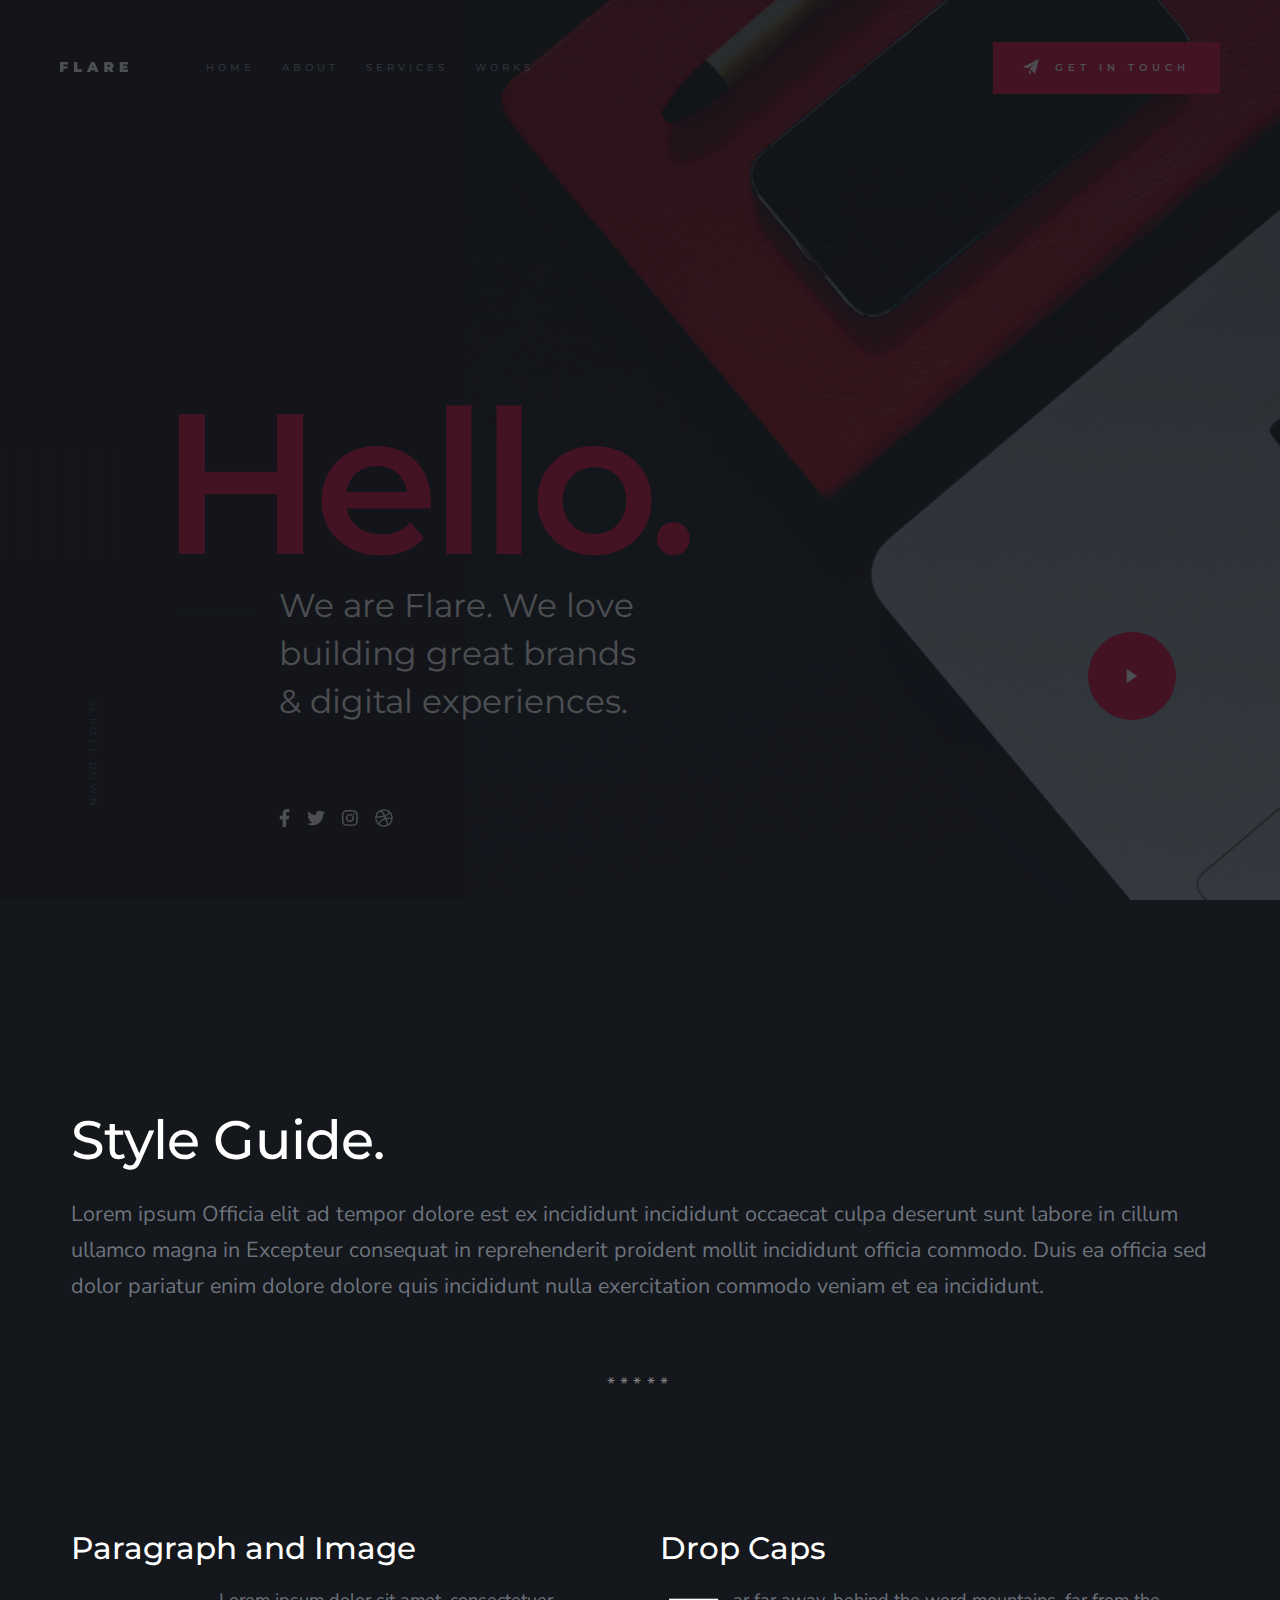
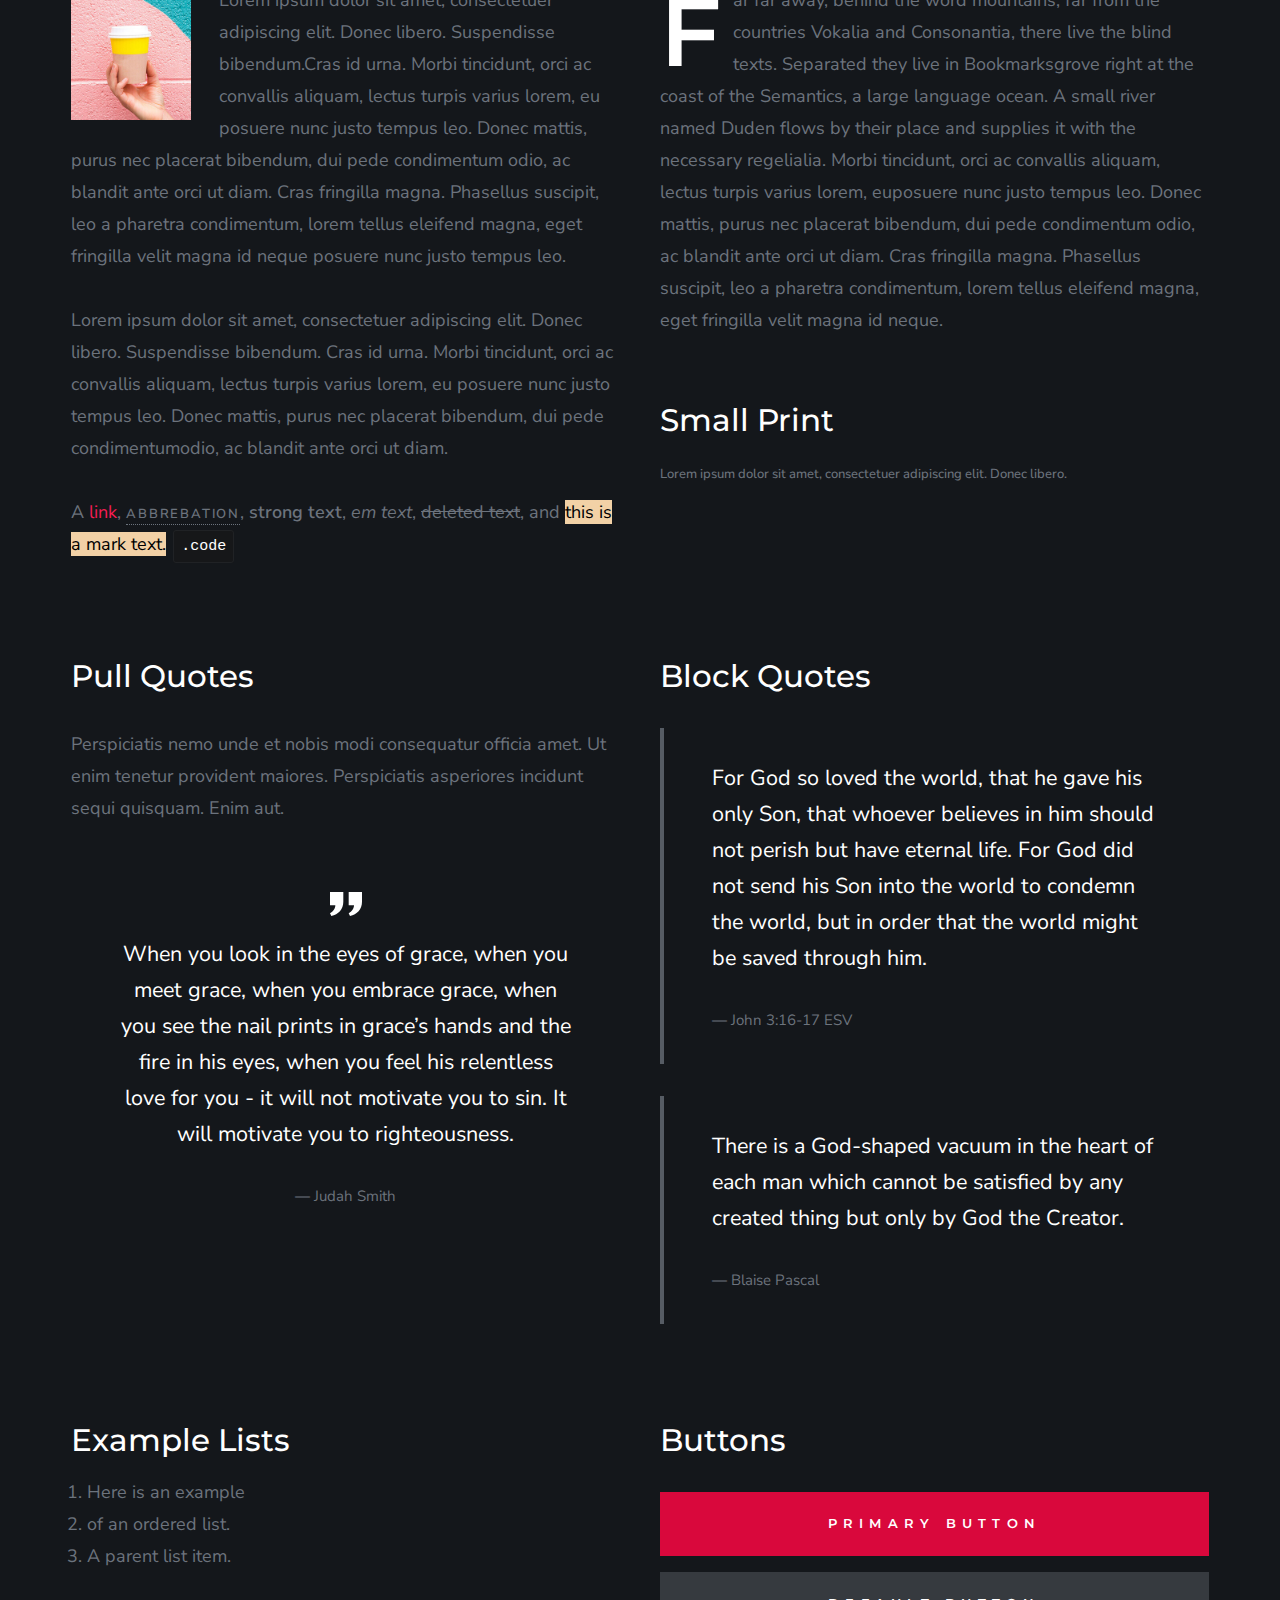
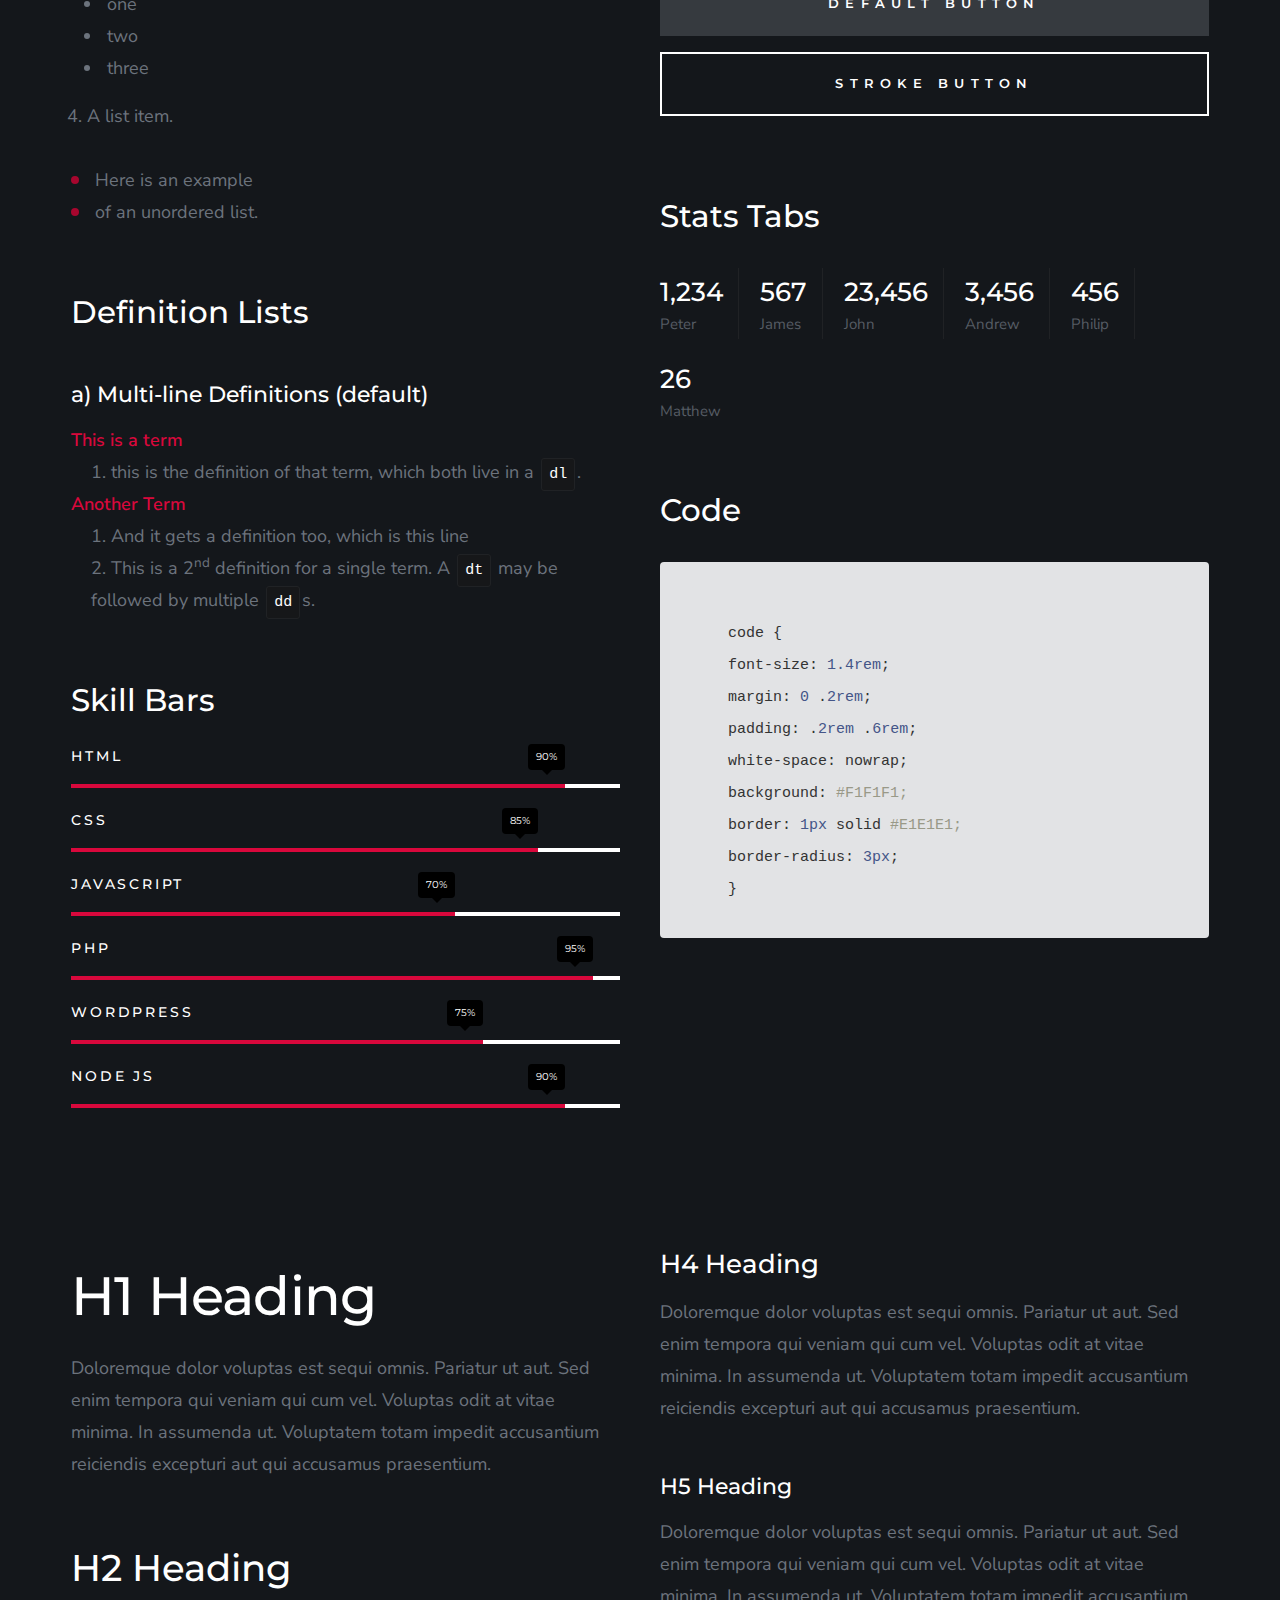
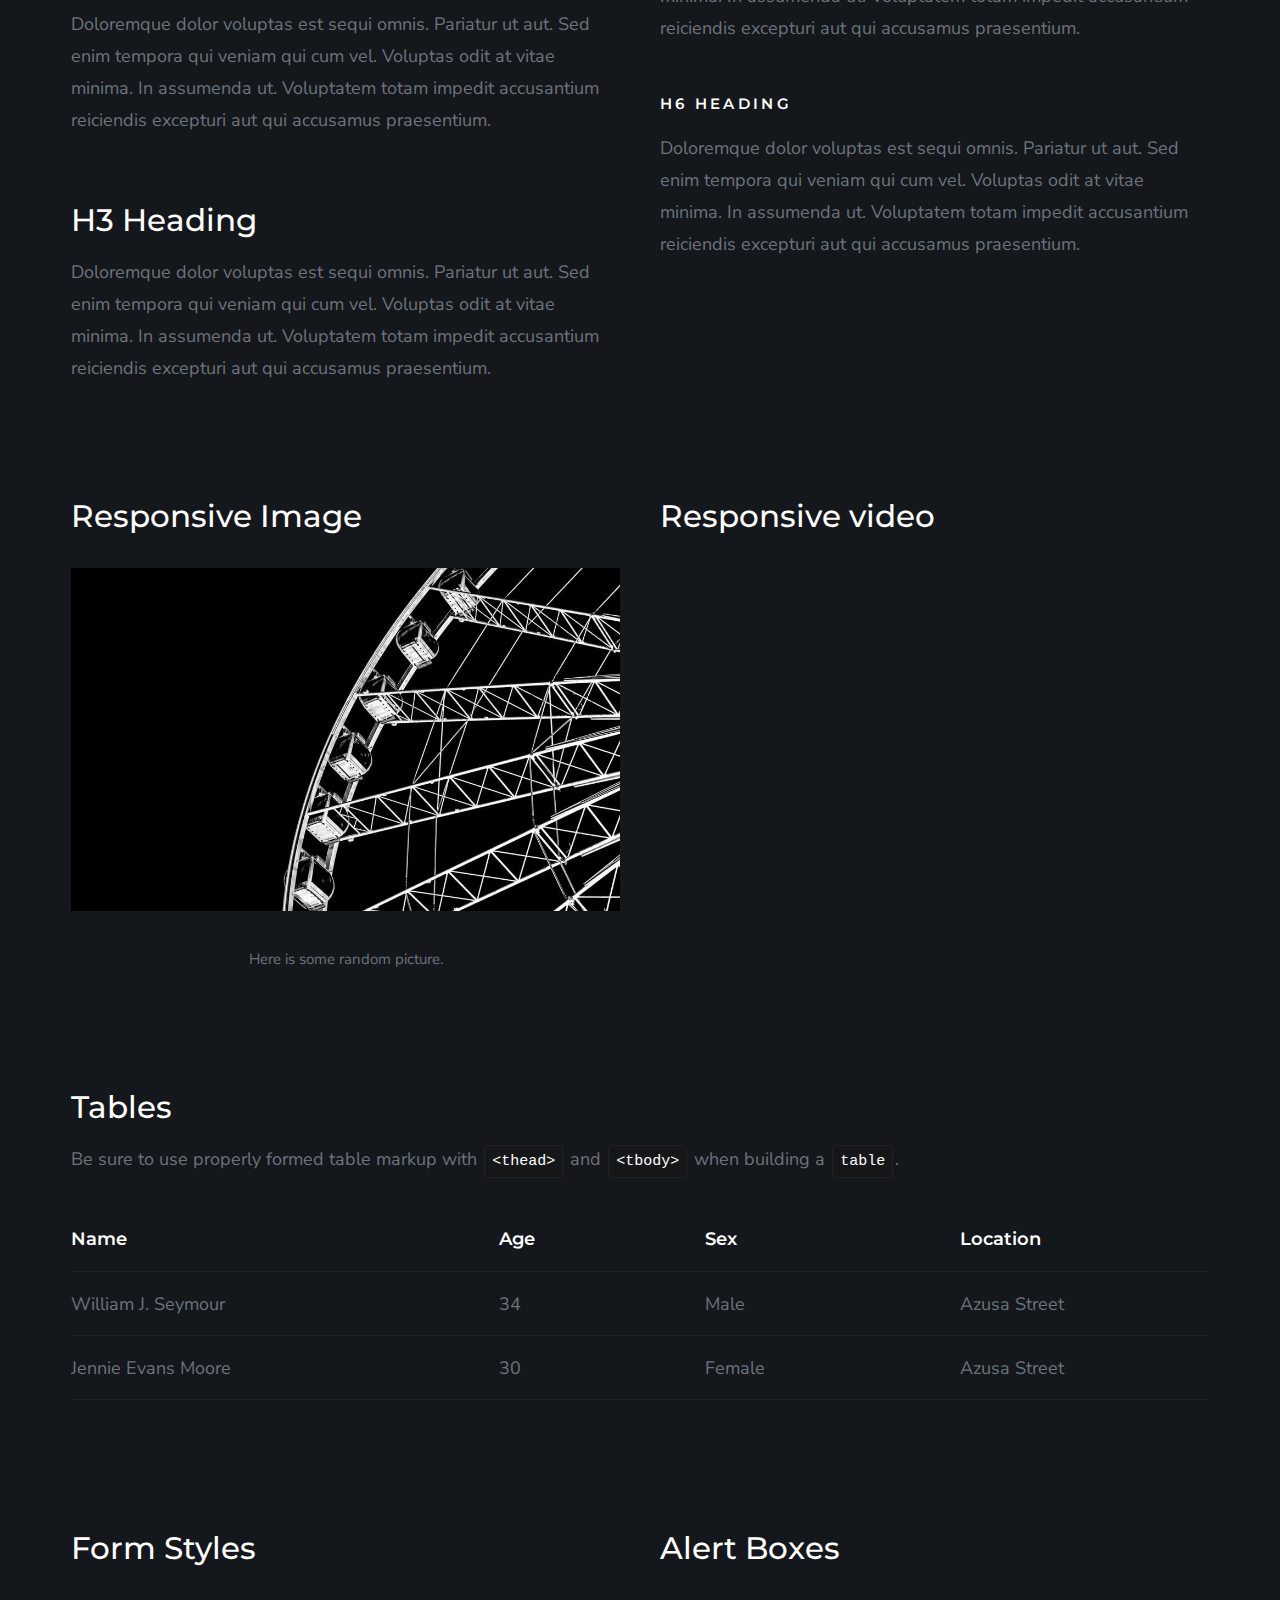
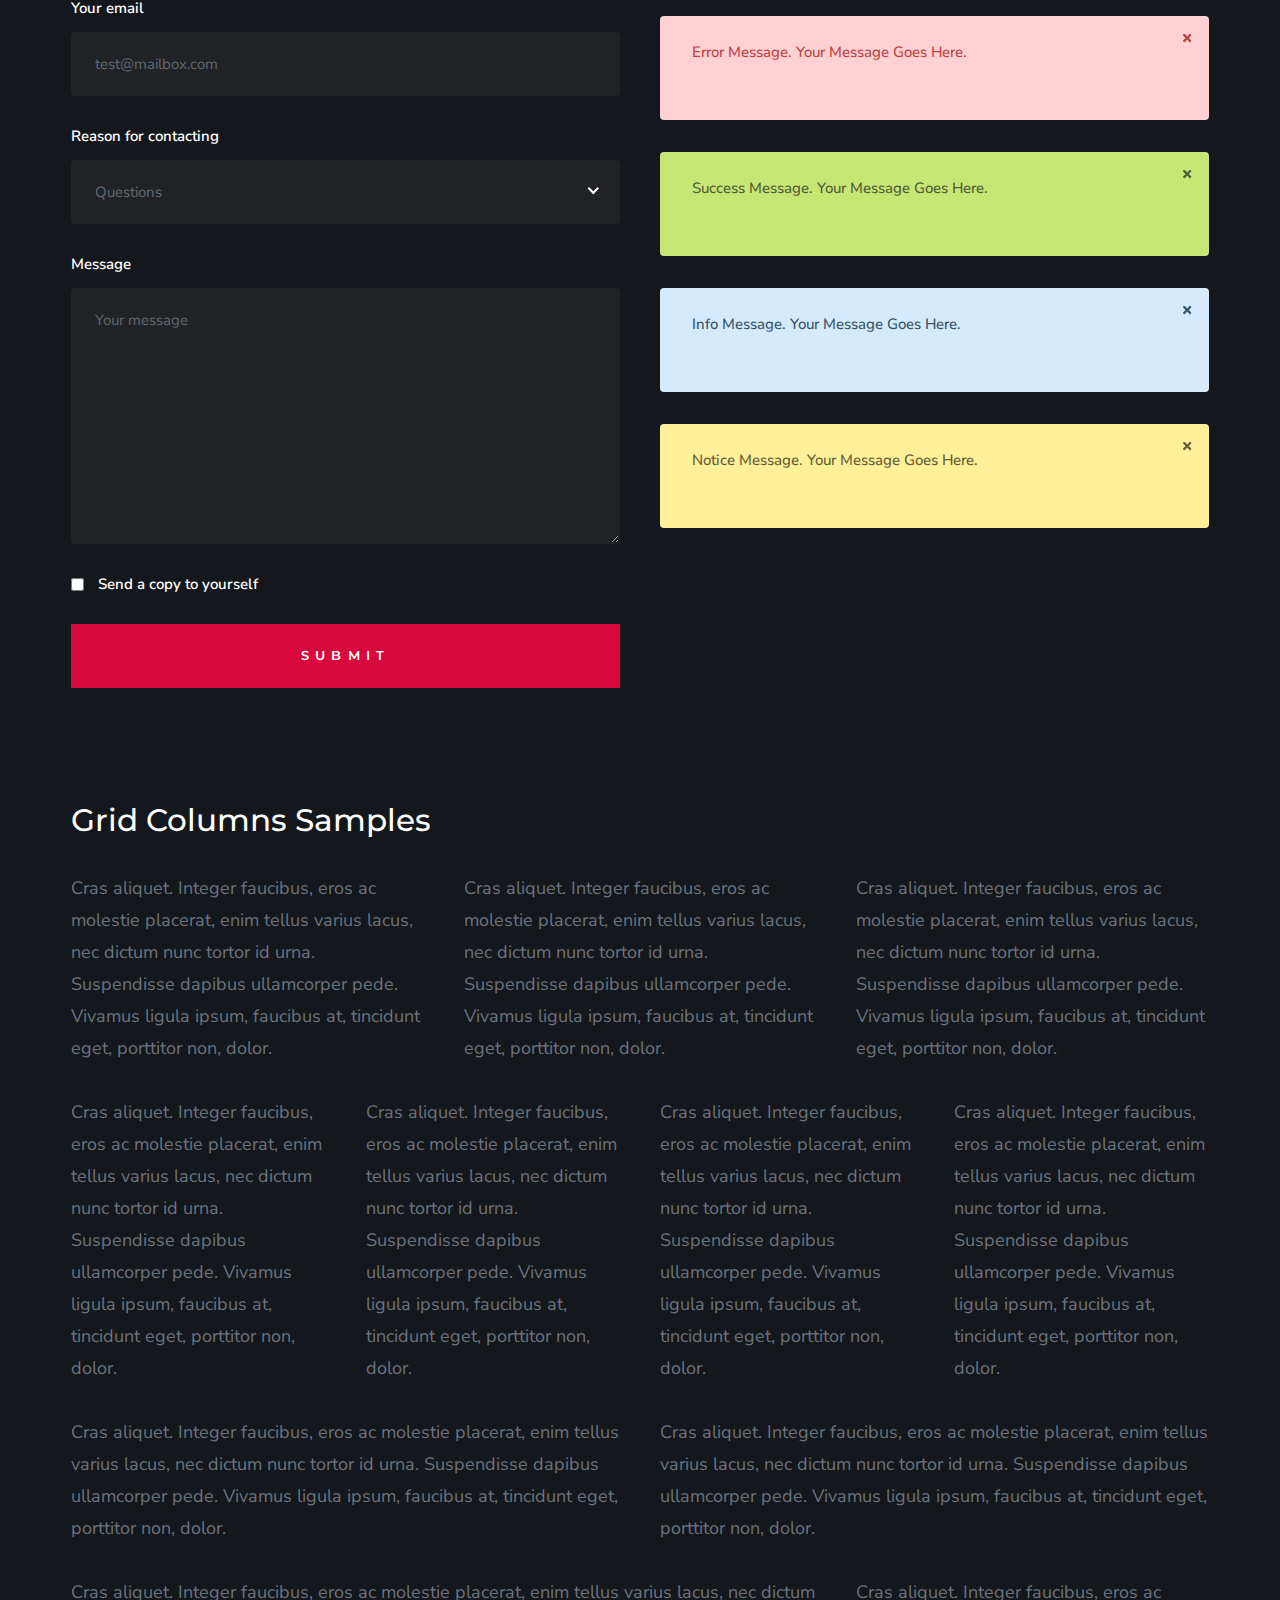
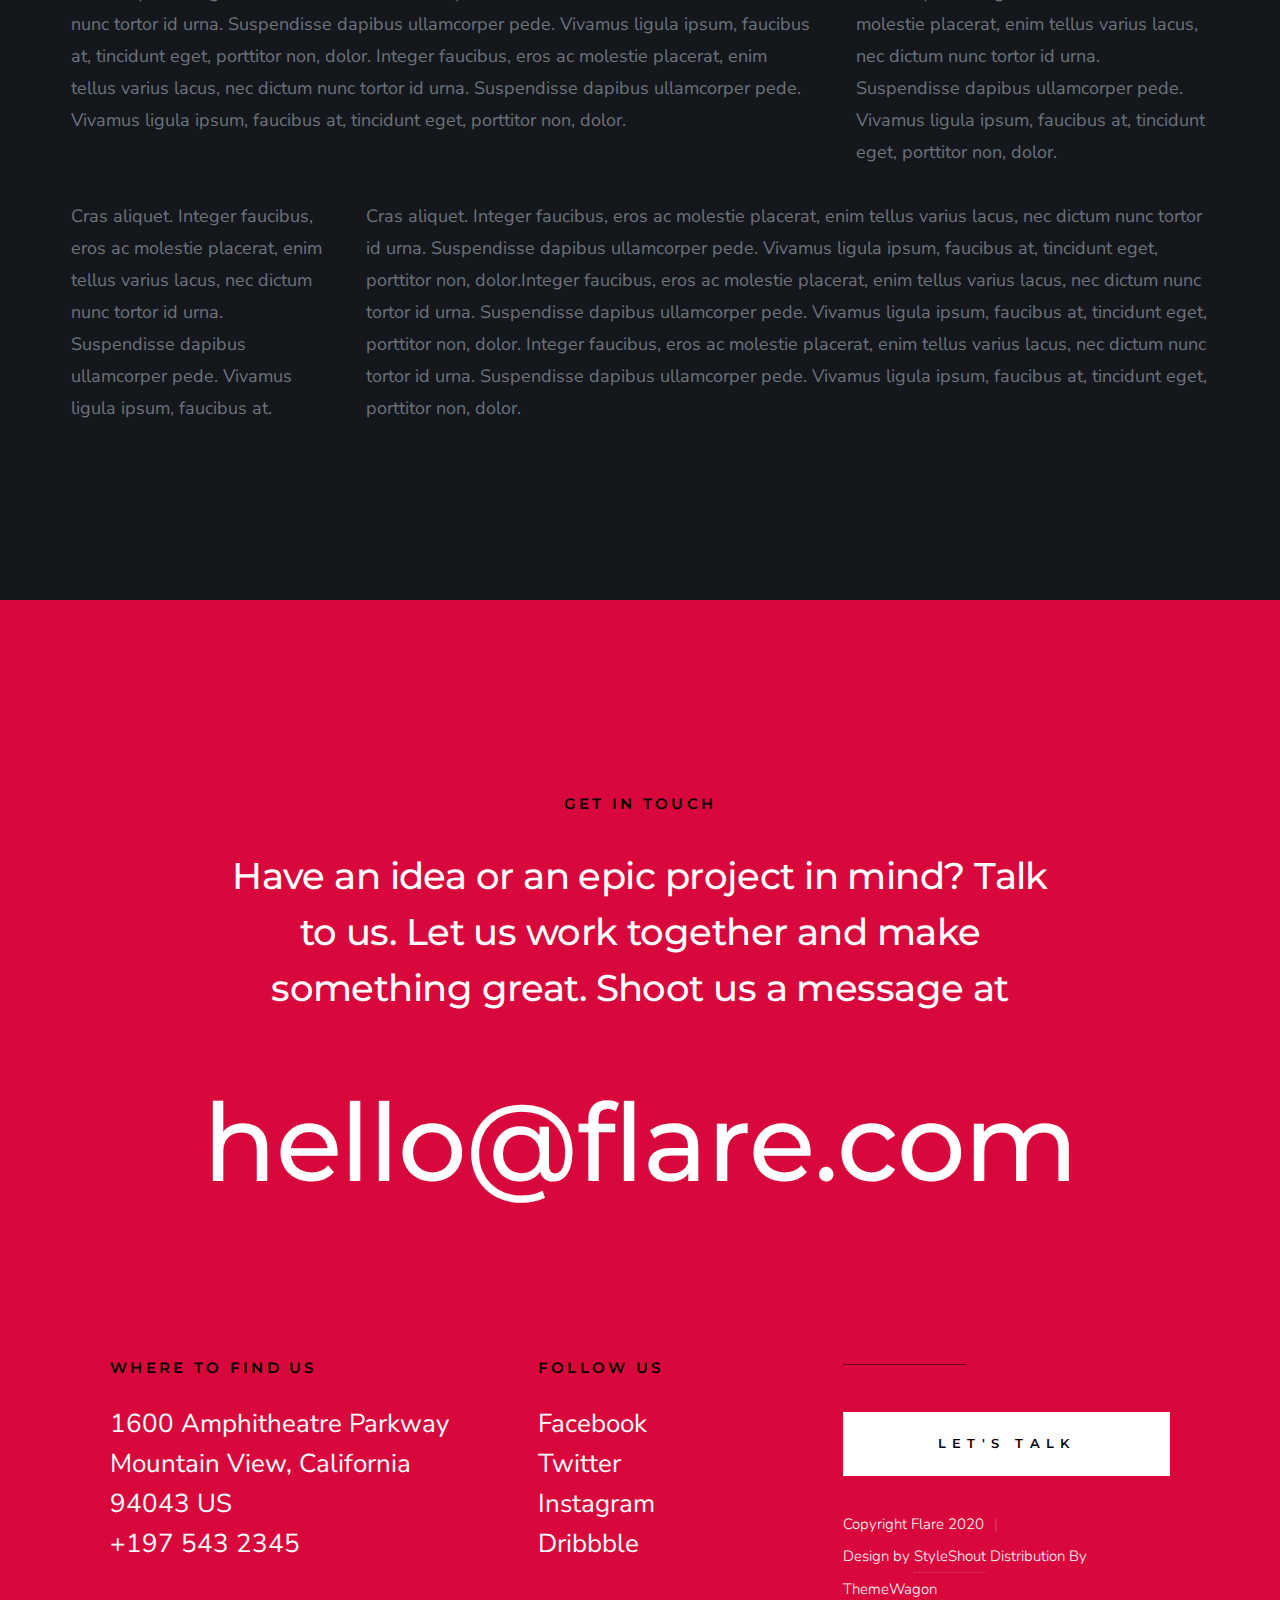
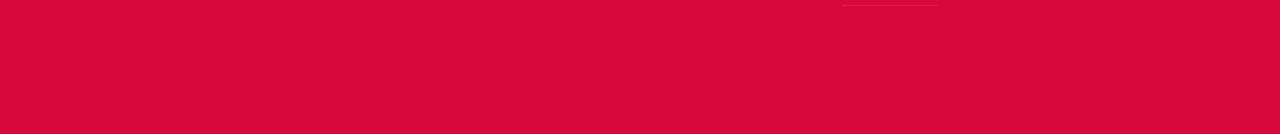
<file: styles.html>
<!DOCTYPE html>
<html class="no-js" lang="en">
<head>

    <!--- basic page needs
    ================================================== -->
    <meta charset="utf-8">
    <title>Flare - Styles</title>
    <meta name="description" content="">
    <meta name="author" content="">

    <!-- mobile specific metas
    ================================================== -->
    <meta name="viewport" content="width=device-width, initial-scale=1">

    <!-- CSS
    ================================================== -->
    <link rel="stylesheet" href="css/styles.css">
    <link rel="stylesheet" href="css/vendor.css">

    <style type="text/css" media="screen">
        .s-styles { 
            background-color: var(--color-bg);
            padding-top: calc(6.5 * var(--space));
            padding-bottom: calc(4.5 * var(--space));
            position: relative;
        }
        .s-styles .intro h1 {
            margin-top: 0;
        }
    </style>

    <!-- script
    ================================================== -->
    <script src="js/modernizr.js"></script>
    <script defer src="js/fontawesome/all.min.js"></script>

    <!-- favicons
    ================================================== -->
    <link rel="apple-touch-icon" sizes="180x180" href="apple-touch-icon.png">
    <link rel="icon" type="image/png" sizes="32x32" href="favicon-32x32.png">
    <link rel="icon" type="image/png" sizes="16x16" href="favicon-16x16.png">
    <link rel="manifest" href="site.webmanifest">

</head>

<body id="top">


    <!-- preloader
    ================================================== -->
    <div id="preloader">
        <div id="loader" class="dots-fade">
            <div></div>
            <div></div>
            <div></div>
        </div>
    </div>


    <!-- header
    ================================================== -->
    <header class="s-header">

        <div class="s-header__logo">
            <a href="index.html">
                <img src="images/logo.svg" alt="Homepage">
            </a>
        </div>

        <div class="s-header__content">
    
            <nav class="s-header__nav-wrap">
                <ul class="s-header__nav">
                    <li><a href="index.html#hero" title="Intro">Home</a></li>
                    <li><a href="index.html#about" title="About">About</a></li>
                    <li><a href="index.html#services" title="Services">Services</a></li>
                    <li><a href="index.html#portfolio" title="Works">Works</a></li>
                </ul>
            </nav> <!-- end s-header__nav-wrap -->

            <a href="mailto:#0" class="btn btn--primary btn--small">
                <svg xmlns="http://www.w3.org/2000/svg" width="24" height="24" viewBox="0 0 24 24"><path d="M24 0l-6 22-8.129-7.239 7.802-8.234-10.458 7.227-7.215-1.754 24-12zm-15 16.668v7.332l3.258-4.431-3.258-2.901z"/></svg>
                Get In Touch
            </a>

        </div> <!-- end header-content -->

        <a class="s-header__menu-toggle" href="#0"><span>Menu</span></a>

    </header> <!-- end s-header -->


    <!-- hero
    ================================================== -->
    <section id="hero" class="s-hero target-section">

        <div class="s-hero__bg">
            <div class="gradient-overlay"></div>
        </div>

        <div class="row s-hero__content">
            <div class="column">

                <h1>Hello.</h1>
                <div class="s-hero__content-about">

                    <p>
                    We are Flare. We love <br>
                    building great brands <br>
                    & digital experiences.
                    </p>
    
                    <footer>
                        <div class="s-hero__content-social">
                            <a href="#0"><i class="fab fa-facebook-f" aria-hidden="true"></i></a>
                            <a href="#0"><i class="fab fa-twitter" aria-hidden="true"></i></a>
                            <a href="#0"><i class="fab fa-instagram" aria-hidden="true"></i></a>
                            <a href="#0"><i class="fab fa-dribbble" aria-hidden="true"></i></a>
                        </div>
                    </footer>
                </div>

            </div>
        </div>

        <div class="s-hero__video">
            <a class="s-hero__video-link" href="https://player.vimeo.com/video/117310401?color=01aef0&amp;title=0&amp;byline=0&amp;portrait=0" data-lity="">
                <svg xmlns="http://www.w3.org/2000/svg" width="24" height="24" viewBox="0 0 24 24"><path d="M21 12l-18 12v-24z"/></svg>
                <span class="s-hero__video-text">Play Video</span>
            </a>
        </div>

        <div class="s-hero__scroll">
            <a href="#styles" class="s-hero__scroll-link smoothscroll">
                Scroll Down
            </a>
        </div>

    </section> <!-- end s-hero -->


    <!-- s-styles
    ================================================== -->
    <section id="styles" class="s-styles">

        <div class="row">

            <div class="column large-12 intro">

                <h1>Style Guide.</h1>

                <p class="lead">Lorem ipsum Officia elit ad tempor dolore est ex incididunt incididunt occaecat culpa deserunt 
                sunt labore in cillum ullamco magna in Excepteur consequat in reprehenderit proident mollit incididunt officia commodo.
                Duis ea officia sed dolor pariatur enim dolore dolore quis incididunt nulla exercitation commodo veniam et ea incididunt.
                </p>

                <hr class="fancy">
            </div>

        </div> <!-- end row -->

        <div class="row">

            <div class="column large-6 tab-12">

                <h3>Paragraph and Image</h3>

                <p><a href="#"><img width="120" height="120" class="h-pull-left" alt="sample-image" src="images/sample-image.jpg"></a>
                Lorem ipsum dolor sit amet, consectetuer adipiscing elit. Donec libero. Suspendisse bibendum.Cras id urna. Morbi 
                tincidunt, orci ac convallis aliquam, lectus turpis varius lorem, eu posuere nunc justo tempus leo. Donec mattis, 
                purus nec placerat bibendum, dui pede condimentum odio, ac blandit ante orci ut diam. Cras fringilla magna. 
                Phasellus suscipit, leo a pharetra condimentum, lorem tellus eleifend magna, eget fringilla velit magna id 
                neque posuere nunc justo tempus leo. </p>

                <p>
                Lorem ipsum dolor sit amet, consectetuer adipiscing elit. Donec libero. Suspendisse bibendum. Cras id urna. 
                Morbi tincidunt, orci ac convallis aliquam, lectus turpis varius lorem, eu posuere nunc justo tempus leo. 
                Donec mattis, purus nec placerat bibendum, dui pede condimentumodio, ac blandit ante orci ut diam.	
                </p>

                <p>A <a href="#">link</a>,
                <abbr title="this really isn't a very good description">abbrebation</abbr>,
                <strong>strong text</strong>,
                <em>em text</em>,
                <del>deleted text</del>, and
                <mark>this is a mark text.</mark>
                <code>.code</code>
                </p>

            </div>

            <div class="column large-6 tab-12">

                <h3>Drop Caps</h3>

                <p class="drop-cap">Far far away, behind the word mountains, far from the countries Vokalia and Consonantia,
                there live the blind texts. Separated they live in Bookmarksgrove right at the coast of the
                Semantics, a large language ocean. A small river named Duden flows by their place and supplies it with the 
                necessary regelialia. Morbi tincidunt, orci ac convallis aliquam, lectus turpis varius lorem, 
                euposuere nunc justo tempus leo. Donec mattis, purus nec placerat bibendum, dui pede condimentum odio, 
                ac blandit ante orci ut diam. Cras fringilla magna. Phasellus suscipit, leo a pharetra condimentum, 
                lorem tellus eleifend magna, eget fringilla velit magna id neque.
                </p>

                <h3>Small Print</h3>

                <p><small>Lorem ipsum dolor sit amet, consectetuer adipiscing elit. Donec libero.</small></p>

            </div>

        </div> <!-- end row -->

        <div class="row">

            <div class="column large-6 tab-12">

                <h3 class="h-add-bottom">Pull Quotes</h3>

                <p>
                Perspiciatis nemo unde et nobis modi consequatur officia amet. Ut enim 
                tenetur provident maiores. Perspiciatis asperiores incidunt sequi 
                quisquam. Enim aut. 
                </p>

                <figure class="pull-quote">
                    <blockquote>
                        <p>
                        When you look in the eyes of grace, when you meet grace, 
                        when you embrace grace, when you see the nail prints in 
                        grace’s hands and the fire in his eyes, when you feel his 
                        relentless love for you - it will not motivate you to sin. 
                        It will motivate you to righteousness.
                        </p>

                        <footer>
                            <cite>Judah Smith</cite>
                        </footer>
                    </blockquote>
                </figure>

            </div>

            <div class="column large-6 tab-12">

                <h3 class="h-add-bottom">Block Quotes</h3>

                <blockquote cite="http://where-i-got-my-info-from.com">
                    <p>
                    For God so loved the world, that he gave his only Son, that whoever believes in 
                    him should not perish but have eternal life. For God did not send his Son into 
                    the world to condemn the world, but in order that the world might be 
                    saved through him.
                    </p>

                    <footer>
                        <cite>
                            <a href="#0">John 3:16-17 ESV</a>
                        </cite>
                    </footer>

                </blockquote>

                <blockquote>
                    <p>There is a God-shaped vacuum in the heart of each man which cannot be satisfied 
                    by any created thing but only by God the Creator.</p>

                    <footer>
                        <cite>Blaise Pascal</cite>
                    </footer>

                </blockquote>

            </div>

        </div> <!-- end row -->

        <div class="row h-add-half-bottom">

            <div class="column large-6 tab-12">

                <h3>Example Lists</h3>

                <ol>
                    <li>Here is an example</li>
                    <li>of an ordered list.</li>
                    <li>A parent list item.
                        <ul>
                            <li>one</li>
                            <li>two</li>
                            <li>three</li>
                        </ul>
                        </li>
                        <li>A list item.</li>
                    </ol>

                <ul class="disc">
                    <li>Here is an example</li>
                    <li>of an unordered list.</li>
                </ul>

                <h3>Definition Lists</h3>

                <h5>a) Multi-line Definitions (default) </h5>

                <dl class="dictionary-style">
                    <dt><strong>This is a term</strong></dt>
                        <dd>this is the definition of that term, which both live in a <code>dl</code>.</dd>
                    <dt><strong>Another Term</strong></dt>
                        <dd>And it gets a definition too, which is this line</dd>
                        <dd>This is a 2<sup>nd</sup> definition for a single term. A <code>dt</code> may be followed by multiple <code>dd</code>s.</dd>
                </dl>

                <h3 class="h-add-bottom">Skill Bars</h3>

                <ul class="skill-bars">
                    <li>
                    <div class="progress percent90"><span>90%</span></div>
                    <strong>HTML</strong>
                    </li>
                    <li>
                    <div class="progress percent85"><span>85%</span></div>
                    <strong>CSS</strong>
                    </li>
                    <li>
                    <div class="progress percent70"><span>70%</span></div>
                    <strong>Javascript</strong>
                    </li>
                    <li>
                    <div class="progress percent95"><span>95%</span></div>
                    <strong>PHP</strong>
                    </li>
                    <li>
                    <div class="progress percent75"><span>75%</span></div>
                    <strong>Wordpress</strong>
                    </li>
                    <li>
                    <div class="progress percent90"><span>90%</span></div>
                    <strong>Node JS</strong>
                    </li>
                </ul>

            </div>

            <div class="column large-6 tab-12">

                <h3 class="h-add-bottom">Buttons</h3>

                <p>
                    <a class="btn btn--primary h-full-width" href="#0">Primary Button</a>
                    <a class="btn h-full-width" href="#0">Default Button</a>
                    <a class="btn btn--stroke h-full-width" href="#0">Stroke Button</a>
                </p>

                <h3>Stats Tabs</h3>

                <ul class="stats-tabs">
                    <li><a href="#0">1,234 <em>Peter</em></a></li>
                    <li><a href="#0">567 <em>James</em></a></li>
                    <li><a href="#0">23,456 <em>John</em></a></li>
                    <li><a href="#0">3,456 <em>Andrew</em></a></li>
                    <li><a href="#0">456 <em>Philip</em></a></li>
                    <li><a href="#0">26 <em>Matthew</em></a></li>
                </ul>

                <h3 class="h-add-bottom">Code</h3>
<pre><code>
    code {
    font-size: 1.4rem;
    margin: 0 .2rem;
    padding: .2rem .6rem;
    white-space: nowrap;
    background: #F1F1F1;
    border: 1px solid #E1E1E1;	
    border-radius: 3px;
    }
</code></pre>

            </div>

        </div> <!-- end row -->

        <div class="row h-add-half-bottom">

            <div class="column large-6 tab-12">
                    
                <h1>H1 Heading</h1>
                <p>Doloremque dolor voluptas est sequi omnis. Pariatur ut aut. Sed enim tempora qui veniam qui cum vel. 
                Voluptas odit at vitae minima. In assumenda ut. Voluptatem totam impedit accusantium reiciendis excepturi aut qui accusamus praesentium.</p>

                <h2>H2 Heading</h2>
                <p>Doloremque dolor voluptas est sequi omnis. Pariatur ut aut. Sed enim tempora qui veniam qui cum vel. 
                Voluptas odit at vitae minima. In assumenda ut. Voluptatem totam impedit accusantium reiciendis excepturi aut qui accusamus praesentium.</p>

                <h3>H3 Heading</h3>
                <p>Doloremque dolor voluptas est sequi omnis. Pariatur ut aut. Sed enim tempora qui veniam qui cum vel. 
                Voluptas odit at vitae minima. In assumenda ut. Voluptatem totam impedit accusantium reiciendis excepturi aut qui accusamus praesentium.</p>

                
            </div>

            <div class="column large-6 tab-12">
                <h4>H4 Heading</h4>
                <p>Doloremque dolor voluptas est sequi omnis. Pariatur ut aut. Sed enim tempora qui veniam qui cum vel. 
                Voluptas odit at vitae minima. In assumenda ut. Voluptatem totam impedit accusantium reiciendis excepturi aut qui accusamus praesentium.</p>

                <h5>H5 Heading</h5>
                <p>Doloremque dolor voluptas est sequi omnis. Pariatur ut aut. Sed enim tempora qui veniam qui cum vel. 
                Voluptas odit at vitae minima. In assumenda ut. Voluptatem totam impedit accusantium reiciendis excepturi aut qui accusamus praesentium.</p>

                <h6>H6 Heading</h6>
                <p>Doloremque dolor voluptas est sequi omnis. Pariatur ut aut. Sed enim tempora qui veniam qui cum vel. 
                Voluptas odit at vitae minima. In assumenda ut. Voluptatem totam impedit accusantium reiciendis excepturi aut qui accusamus praesentium.</p>
    
                
            </div>

        </div> <!-- end row -->

        <div class="row h-add-half-bottom">

            <div class="column large-6 tab-12">

                <h3 class="h-add-bottom">Responsive Image</h3>

                <figure>
                    <img src="images/wheel-500.jpg" 
                    srcset="images/wheel-1000.jpg 1000w, 
                    images/wheel-500.jpg 500w" 
                    sizes="(max-width: 1000px) 100vw, 1000px" alt="">

                    <figcaption>
                        Here is some random picture.
                    </figcaption>
                </figure>

            </div>

            <div class="column large-6 tab-12">

                <h3 class="h-add-bottom">Responsive video</h3>

                <div class="video-container">
                <iframe src="https://player.vimeo.com/video/14592941?color=00a650&title=0&byline=0&portrait=0" width="500" height="281" frameborder="0" webkitallowfullscreen mozallowfullscreen allowfullscreen></iframe> 
                </div>

            </div>
            
        </div> <!-- end row -->

        <div class="row h-add-bottom">

            <div class="column large-12">

                <h3>Tables</h3>
                <p>Be sure to use properly formed table markup with <code>&lt;thead&gt;</code> and <code>&lt;tbody&gt;</code> when building a <code>table</code>.</p>

                <div class="table-responsive">

                    <table>
                            <thead>
                            <tr>
                                <th>Name</th>
                                <th>Age</th>
                                <th>Sex</th>
                                <th>Location</th>
                            </tr>
                            </thead>
                            <tbody>
                            <tr>
                                <td>William J. Seymour</td>
                                <td>34</td>
                                <td>Male</td>
                                <td>Azusa Street</td>
                            </tr>
                            <tr>
                                <td>Jennie Evans Moore</td>
                                <td>30</td>
                                <td>Female</td>
                                <td>Azusa Street</td>
                            </tr>
                            </tbody>
                    </table>

                </div>

            </div>
            
        </div> <!-- end row -->


        <div class="row">

            <div class="column large-6 tab-12">

                <h3 class="h-add-bottom">Form Styles</h3>

                <form>
                    <div>
                        <label for="sampleInput">Your email</label>
                        <input class="h-full-width" type="email" placeholder="test@mailbox.com" id="sampleInput">
                    </div>
                    <div>
                        <label for="sampleRecipientInput">Reason for contacting</label>
                        <div class="ss-custom-select">
                            <select class="h-full-width" id="sampleRecipientInput">
                                <option value="Option 1">Questions</option>
                                <option value="Option 2">Report</option>
                                <option value="Option 3">Others</option>
                            </select>
                        </div>
                    </div>
                    
                    <label for="exampleMessage">Message</label>
                    <textarea class="h-full-width" placeholder="Your message" id="exampleMessage"></textarea>

                    <label class="h-add-bottom">
                        <input type="checkbox">
                        <span class="label-text">Send a copy to yourself</span>
                    </label>
                
                    <input class="btn--primary h-full-width" type="submit" value="Submit">
                </form>

            </div>

            <div class="column large-6 tab-12">

                <h3>Alert Boxes</h3>

                <br>
                
                <div class="alert-box alert-box--error hideit">
                    <p>Error Message. Your Message Goes Here.</p>
                    <i class="fa fa-times alert-box__close" aria-hidden="true"></i>
                </div><!-- end error -->
                        
                <div class="alert-box alert-box--success hideit">
                    <p>Success Message. Your Message Goes Here.</p>
                    <i class="fa fa-times alert-box__close" aria-hidden="true"></i>
                </div><!-- end success -->
                        
                <div class="alert-box alert-box--info hideit">
                    <p>Info Message. Your Message Goes Here.</p>
                    <i class="fa fa-times alert-box__close" aria-hidden="true"></i>
                </div><!-- end info -->
                        
                <div class="alert-box alert-box--notice hideit">
                    <p>Notice Message. Your Message Goes Here.</p>
                    <i class="fa fa-times alert-box__close" aria-hidden="true"></i>
                </div><!-- end notice -->
            
            </div>

        </div> <!-- end row -->

        <div class="row">

            <div class="large-12 column">
               <h3 class="h-add-bottom">Grid Columns Samples</h3>
            </div>
   
        </div> <!-- Row End-->


        <div class="row">
   
            <div class="large-4 mob-12 column">
                <p>
                Cras aliquet. Integer faucibus, eros ac molestie placerat, enim tellus varius lacus,
                nec dictum nunc tortor id urna. Suspendisse dapibus ullamcorper pede. Vivamus ligula ipsum,
                faucibus at, tincidunt eget, porttitor non, dolor. 
                </p>
             </div>
   
            <div class="large-4 mob-12 column">
                <p>
                Cras aliquet. Integer faucibus, eros ac molestie placerat, enim tellus varius lacus,
                nec dictum nunc tortor id urna. Suspendisse dapibus ullamcorper pede. Vivamus ligula ipsum,
                faucibus at, tincidunt eget, porttitor non, dolor. 
                </p>
            </div>
   
            <div class="large-4 mob-12 column">
                <p>
                Cras aliquet. Integer faucibus, eros ac molestie placerat, enim tellus varius lacus,
                nec dictum nunc tortor id urna. Suspendisse dapibus ullamcorper pede. Vivamus ligula ipsum,
                faucibus at, tincidunt eget, porttitor non, dolor. 
                </p>
            </div>
   
        </div>
   
        <div class="row">
   
            <div class="large-3 tab-6 mob-12 column">
                <p>
                Cras aliquet. Integer faucibus, eros ac molestie placerat, enim tellus varius lacus,
                nec dictum nunc tortor id urna. Suspendisse dapibus ullamcorper pede. Vivamus ligula ipsum,
                faucibus at, tincidunt eget, porttitor non, dolor. 
                </p>
            </div>
   
            <div class="large-3 tab-6 mob-12 column">
                <p>
                Cras aliquet. Integer faucibus, eros ac molestie placerat, enim tellus varius lacus,
                nec dictum nunc tortor id urna. Suspendisse dapibus ullamcorper pede. Vivamus ligula ipsum,
                faucibus at, tincidunt eget, porttitor non, dolor. 
                </p>
            </div>
   
            <div class="large-3 tab-6 mob-12 column">
                <p>
                Cras aliquet. Integer faucibus, eros ac molestie placerat, enim tellus varius lacus,
                nec dictum nunc tortor id urna. Suspendisse dapibus ullamcorper pede. Vivamus ligula ipsum,
                faucibus at, tincidunt eget, porttitor non, dolor. 
                </p>
            </div>
   
            <div class="large-3 tab-6 mob-12 column">
                <p>
                Cras aliquet. Integer faucibus, eros ac molestie placerat, enim tellus varius lacus,
                nec dictum nunc tortor id urna. Suspendisse dapibus ullamcorper pede. Vivamus ligula ipsum,
                faucibus at, tincidunt eget, porttitor non, dolor. 
                </p>
            </div>
   
        </div>
   
        <div class="row">
   
            <div class="large-6 mob-12 column">
                <p>
                Cras aliquet. Integer faucibus, eros ac molestie placerat, enim tellus varius lacus,
                nec dictum nunc tortor id urna. Suspendisse dapibus ullamcorper pede. Vivamus ligula ipsum,
                faucibus at, tincidunt eget, porttitor non, dolor. 
                </p>
            </div>
   
            <div class="large-6 mob-12 column">
                <p>
                Cras aliquet. Integer faucibus, eros ac molestie placerat, enim tellus varius lacus,
                nec dictum nunc tortor id urna. Suspendisse dapibus ullamcorper pede. Vivamus ligula ipsum,
                faucibus at, tincidunt eget, porttitor non, dolor. 
                </p>
            </div>
   
        </div>
   
        <div class="row">
   
            <div class="large-8 tab-7 mob-12 column">
                <p>
                Cras aliquet. Integer faucibus, eros ac molestie placerat, enim tellus varius lacus,
                nec dictum nunc tortor id urna. Suspendisse dapibus ullamcorper pede. Vivamus ligula ipsum,
                faucibus at, tincidunt eget, porttitor non, dolor. Integer faucibus, eros ac molestie placerat, enim tellus varius lacus,
                nec dictum nunc tortor id urna. Suspendisse dapibus ullamcorper pede. Vivamus ligula ipsum,
                faucibus at, tincidunt eget, porttitor non, dolor.
                </p>
            </div>
   
            <div class="large-4 tab-5 mob-12 column">
                <p>
                Cras aliquet. Integer faucibus, eros ac molestie placerat, enim tellus varius lacus,
                nec dictum nunc tortor id urna. Suspendisse dapibus ullamcorper pede. Vivamus ligula ipsum,
                faucibus at, tincidunt eget, porttitor non, dolor. 
                </p>
            </div>
   
         </div>
   
         <div class="row">
   
            <div class="large-3 tab-5 mob-12 column">
                <p>
                Cras aliquet. Integer faucibus, eros ac molestie placerat, enim tellus varius lacus,
                nec dictum nunc tortor id urna. Suspendisse dapibus ullamcorper pede. Vivamus ligula ipsum,
                faucibus at. 
                </p>
             </div>
   
            <div class="large-9 tab-7 mob-12 column">
                <p>
                Cras aliquet. Integer faucibus, eros ac molestie placerat, enim tellus varius lacus,
                nec dictum nunc tortor id urna. Suspendisse dapibus ullamcorper pede. Vivamus ligula ipsum,
                faucibus at, tincidunt eget, porttitor non, dolor.Integer faucibus, eros ac molestie placerat, enim tellus varius lacus,
                nec dictum nunc tortor id urna. Suspendisse dapibus ullamcorper pede. Vivamus ligula ipsum,
                faucibus at, tincidunt eget, porttitor non, dolor. Integer faucibus, eros ac molestie placerat, enim tellus varius lacus,
                nec dictum nunc tortor id urna. Suspendisse dapibus ullamcorper pede. Vivamus ligula ipsum,
                faucibus at, tincidunt eget, porttitor non, dolor.
                </p>
             </div>
   
         </div> 

    </section> <!-- end s-styles -->


    <!-- contact
    ================================================== -->
    <section class="s-contact">

        <div class="row narrower s-contact__top h-text-center">
            <div class="column">
                <h3 class="h6">Get In Touch</h3>
                <h1 class="display-1">
                Have an idea or an epic project in mind? Talk to
                us. Let us work together and make something great.
                Shoot us a message at
                </h1>
            </div>
        </div> <!-- s-footer__top -->

        <div class="row h-text-center">
            <div class="column">
                <p class="s-contact__email">
                    <a href="mailto:#0">hello@flare.com</a>
                </p>
            </div>
        </div>

    </section>  <!-- end s-contact -->


    <!-- footer
    ================================================== -->
    <footer class="s-footer">
        <div class="row row-y-top">

            <div class="column large-8 medium-12">
                <div class="row">
                    <div class="column large-7 tab-12 s-footer__block">
                        <h4 class="h6">Where to Find Us</h4>
        
                        <p>
                        1600 Amphitheatre Parkway <br>
                        Mountain View, California <br>
                        94043  US <br>
                        <a href="tel:197-543-2345">+197 543 2345</a>
                        </p>
                    </div>
        
                    <div class="column large-5 tab-12 s-footer__block">
                        <h4 class="h6">Follow Us</h4 class="h6">
        
                        <ul class="s-footer__list">
                            <li><a href="#0">Facebook</a></li>
                            <li><a href="#0">Twitter</a></li>
                            <li><a href="#0">Instagram</a></li>
                            <li><a href="#0">Dribbble</a></li>
                        </ul>
                    </div>
                </div>
            </div>

            <div class="column large-4 medium-12 s-footer__block--end">
                <a href="mailto:#0" class="btn h-full-width">Let's Talk</a>

                <div class="ss-copyright">
                    <span>Copyright Flare 2020</span> 
                    <span>Design by <a href="https://www.styleshout.com/">StyleShout</a> Distribution By <a href="https://themewagon.com">ThemeWagon</a> </span>
                </div>
            </div>

            <div class="ss-go-top">
                <a class="smoothscroll" title="Back to Top" href="#top">
                    top
                </a>
            </div> <!-- end ss-go-top -->

        </div>
    </footer>


    <!-- Java Script
    ================================================== -->
    <script src="js/jquery-3.2.1.min.js"></script>
    <script src="js/plugins.js"></script>
    <script src="js/main.js"></script>

</body>

</html>
</file>
<file: css/styles.css>
/* =================================================================== 
 * Flare Main Stylesheet
 * Template Ver. 1.0.0
 * 03-19-2020
 * ------------------------------------------------------------------
 *
 * TOC:
 * # settings and variables
 *      ## fonts
 *      ## colors
 *      ## vertical spacing and typescale
 *      ## grid variables
 * # normalize
 * # basic/base setup styles
 *      ## media
 *      ## typography resets
 *      ## links
 *      ## inputs
 * # Grid v3.0.0
 *      ## medium screen devices
 *      ## tablets
 *      ## mobile devices
 *      ## small mobile devices <= 400px
 * # block grids
 *      ## block grids - medium screen devices
 *      ## block grids - tablets
 *      ## block grids - mobile devices
 *      ## block grids - small mobile devices <= 400px
 * # MISC
 * # custom grid, block grid STACK breakpoints 
 * # base style overrides
 *      ## links
 * # typography & general theme styles
 *      ## lists
 *      ## responsive video container
 *      ## floated image
 *      ## tables
 *      ## spacing
 * # preloader
 * # forms 
 *      ## style placeholder text
 *      ## change autocomplete styles in Chrome
 * # buttons
 * # additional components
 *      ## additional typo styles
 *      ## skillbars
 *      ## alert box
 * # common and reusable styles
 *      ## item list 
 *      ## slick slider 
 * # site header
 *      ## header logo
 *      ## main navigation
 *      ## mobile menu toggle
 *      ## header contact button
 * # hero
 *      ## hero content
 *      ## hero video
 *      ## hero scroll
 *      ## animate intro content
 *      ## animations
 * # about
 *      ## about photo
 *      ## about process
 * # services
 * # portfolio
 *      ## portfolio list
 * # clients
 *      ## clients slider
 *      ## testimonials
 * # contact
 * # footer
 *      ## footer block
 *      ## footer list
 *      ## copyright
 *      ## go top
 *
 * ------------------------------------------------------------------ */



/* ===================================================================
 * # settings and variables
 *
 * ------------------------------------------------------------------- */

/* ------------------------------------------------------------------- 
 * ## fonts
 * ------------------------------------------------------------------- */

@import url("https://fonts.googleapis.com/css?family=Montserrat:300,300i,400,400i,500,500i,600,600i,700,700i|Nunito+Sans:300,300i,400,400i,600,600i,700,700i&display=swap");

:root {
    --font-1: "Nunito Sans", sans-serif;
    --font-2: "Montserrat", sans-serif;

    /* monospace
     */
    --font-mono: Consolas, "Andale Mono", Courier, "Courier New", monospace;
}


/* ------------------------------------------------------------------- 
 * ## colors
 * ------------------------------------------------------------------- */
:root {

    /* color-1(#d9083c)
     * color-2(#eb5e55)
     * color-3(#f2d0a4)
     */
    --color-1: hsla(345, 93%, 44%, 1);
    --color-2: hsla(4, 79%, 63%, 1);
    --color-3: hsla(34, 75%, 80%, 1);

    /* theme color variations
     */
    --color-1-lighter: hsla(345, 93%, 64%, 1);
    --color-1-light  : hsla(345, 93%, 54%, 1);
    --color-1-dark   : hsla(345, 93%, 34%, 1);
    --color-1-darker : hsla(345, 93%, 24%, 1);
    --color-2-lighter: hsla(4, 79%, 83%, 1);
    --color-2-light  : hsla(4, 79%, 73%, 1);
    --color-2-dark   : hsla(4, 79%, 53%, 1);
    --color-2-darker : hsla(4, 79%, 43%, 1);

    /* feedback colors
     * color-error(#ffd1d2), color-success(#c8e675), 
     * color-info(#d7ecfb), color-notice(#fff099)
     */
    --color-error          : hsla(359, 100%, 91%, 1);
    --color-success        : hsla(76, 69%, 68%, 1);
    --color-info           : hsla(205, 82%, 91%, 1);
    --color-notice         : hsla(51, 100%, 80%, 1);
    --color-error-content  : hsla(359, 50%, 50%, 1);
    --color-success-content: hsla(76, 29%, 28%, 1);
    --color-info-content   : hsla(205, 32%, 31%, 1);
    --color-notice-content : hsla(51, 30%, 30%, 1);

    /* shades 
     * generated using 
     * Tint & Shade Generator 
     * (https://maketintsandshades.com/)
     */
    --color-black  : #000000;
    --color-gray-19: #0b0b0c;
    --color-gray-18: #161719;
    --color-gray-17: #202225;
    --color-gray-16: #2b2e32;
    --color-gray-15: #363a3f;
    --color-gray-14: #41454b;
    --color-gray-13: #4c5158;
    --color-gray-12: #565c64;
    --color-gray-11: #616871;
    --color-gray-10: #6c737d;
    --color-gray-9 : #7b818a;
    --color-gray-8 : #898f97;
    --color-gray-7 : #989da4;
    --color-gray-6 : #a7abb1;
    --color-gray-5 : #b6b9be;
    --color-gray-4 : #c4c7cb;
    --color-gray-3 : #d3d5d8;
    --color-gray-2 : #e2e3e5;
    --color-gray-1 : #f0f1f2;
    --color-white  : #ffffff;

    /* text
     */
    --color-text       : var(--color-gray-10);
    --color-text-dark  : var(--color-white);
    --color-text-light : var(--color-gray-12);
    --color-placeholder: var(--color-gray-11);

    /* buttons
     */
    --color-btn                   : var(--color-gray-15);
    --color-btn-text              : var(--color-white);
    --color-btn-hover             : var(--color-white);
    --color-btn-hover-text        : var(--color-black);
    --color-btn-primary           : var(--color-1);
    --color-btn-primary-text      : var(--color-white);
    --color-btn-primary-hover     : var(--color-white);
    --color-btn-primary-hover-text: var(--color-black);
    --color-btn-stroke            : var(--color-white);
    --color-btn-stroke-text       : var(--color-white);
    --color-btn-stroke-hover      : var(--color-white);
    --color-btn-stroke-hover-text : var(--color-black);

    /* others
     */
    --color-body  : var(--color-1);
    --color-bg    : #14171B;
    --color-border: var(--color-gray-17);
}


/* ------------------------------------------------------------------- 
 * ## vertical spacing and typescale
 * ------------------------------------------------------------------- */
:root {

    /* spacing
     * base font size: 18px 
     * vertical space unit : 32px
     */
    --base-size     : 62.5%;
    --base-font-size: 1.8rem;
    --space         : 3.2rem;

    /* vertical spacing 
     */
    --vspace-0_25: calc(0.25 * var(--space));
    --vspace-0_5 : calc(0.5 * var(--space));
    --vspace-0_75: calc(0.75 * var(--space));
    --vspace-1   : calc(var(--space));
    --vspace-1_25: calc(1.25 * var(--space));
    --vspace-1_5 : calc(1.5 * var(--space));
    --vspace-1_75: calc(1.75 * var(--space));
    --vspace-2   : calc(2 * var(--space));
    --vspace-2_5 : calc(2.5 * var(--space));
    --vspace-3   : calc(3 * var(--space));
    --vspace-3_5 : calc(3.5 * var(--space));
    --vspace-4   : calc(4 * var(--space));

    /* type scale
     * ratio 1:2 | base: 18px
     * -------------------------------------------------------
     *
     * --text-display-3 = (77.40px)
     * --text-display-2 = (64.50px)
     * --text-display-1 = (53.75px)
     * --text-xxxl      = (44.79px)
     * --text-xxl       = (37.32px)
     * --text-xl        = (31.10px)
     * --text-lg        = (25.92px)
     * --text-md        = (21.60px)
     * --text-size      = (18.00px) BASE
     * --text-sm        = (15.00px)
     * --text-xs        = (12.50px)
     *
     * -------------------------------------------------------
     */
    --text-scale-ratio: 1.2;
    --text-size       : var(--base-font-size);
    --text-xs         : calc((var(--text-size) / var(--text-scale-ratio)) / var(--text-scale-ratio));
    --text-sm         : calc(var(--text-xs) * var(--text-scale-ratio));
    --text-md         : calc(var(--text-sm) * var(--text-scale-ratio) * var(--text-scale-ratio));
    --text-lg         : calc(var(--text-md) * var(--text-scale-ratio));
    --text-xl         : calc(var(--text-lg) * var(--text-scale-ratio));
    --text-xxl        : calc(var(--text-xl) * var(--text-scale-ratio));
    --text-xxxl       : calc(var(--text-xxl) * var(--text-scale-ratio));
    --text-display-1  : calc(var(--text-xxxl) * var(--text-scale-ratio));
    --text-display-2  : calc(var(--text-display-1) * var(--text-scale-ratio));
    --text-display-3  : calc(var(--text-display-2) * var(--text-scale-ratio));

    /* default button height
     */
    --vspace-btn: var(--vspace-2);
}

/* on mobile devices below 480px
 */
@media screen and (max-width: 480px) {
    :root {
        --base-font-size: 1.6rem;
        --space         : 2.8rem;
    }
}


/* ------------------------------------------------------------------- 
 * ## grid variables
 * ------------------------------------------------------------------- */
:root {

    /* widths for rows and containers
     */
    --width-full    : 100%;
    --width-max     : 1200px;
    --width-wide    : 1400px;
    --width-wider   : 1600px;
    --width-widest  : 1800px;
    --width-narrow  : 1000px;
    --width-narrower: 900px;
    --width-grid-max: var(--width-max);

    /* gutters
     */
    --gutter-lg : 2rem;
    --gutter-md : 1.6rem;
    --gutter-mob: 1rem;
}



/* ==========================================================================
 * # normalize
 * normalize.css v8.0.1 | MIT License |
 * github.com/necolas/normalize.css
 *
 * -------------------------------------------------------------------------- */

/* ------------------------------------------------------------------- 
 * ## document
 * ------------------------------------------------------------------- */

/* 1. Correct the line height in all browsers.
 * 2. Prevent adjustments of font size after orientation changes in iOS.*/

html {
    line-height: 1.15;
    /* 1 */
    -webkit-text-size-adjust: 100%;
    /* 2 */
}

/* ------------------------------------------------------------------- 
 * ## sections
 * ------------------------------------------------------------------- */

/* Remove the margin in all browsers. */

body {
    margin: 0;
}

/* Render the `main` element consistently in IE. */

main {
    display: block;
}

/* Correct the font size and margin on `h1` elements within `section` and
 * `article` contexts in Chrome, Firefox, and Safari. */

h1 {
    font-size: 2em;
    margin: 0.67em 0;
}

/* ------------------------------------------------------------------- 
 * ## grouping
 * ------------------------------------------------------------------- */

/* 1. Add the correct box sizing in Firefox.
 * 2. Show the overflow in Edge and IE. */

hr {
    -webkit-box-sizing: content-box;
    box-sizing: content-box;
    /* 1 */
    height: 0;
    /* 1 */
    overflow: visible;
    /* 2 */
}

/* 1. Correct the inheritance and scaling of font size in all browsers.
 * 2. Correct the odd `em` font sizing in all browsers. */

pre {
    font-family: monospace, monospace;
    /* 1 */
    font-size: 1em;
    /* 2 */
}

/* ------------------------------------------------------------------- 
 * ## text-level semantics
 * ------------------------------------------------------------------- */

/* Remove the gray background on active links in IE 10. */

a {
    background-color: transparent;
}

/* 1. Remove the bottom border in Chrome 57-
 * 2. Add the correct text decoration in Chrome, Edge, IE, Opera, and Safari. */

abbr[title] {
    border-bottom: none;
    /* 1 */
    text-decoration: underline;
    /* 2 */
    -webkit-text-decoration: underline dotted;
    text-decoration: underline dotted;
    /* 2 */
}

/* Add the correct font weight in Chrome, Edge, and Safari. */

b, strong {
    font-weight: bolder;
}

/* 1. Correct the inheritance and scaling of font size in all browsers.
 * 2. Correct the odd `em` font sizing in all browsers. */

code, kbd, samp {
    font-family: monospace, monospace;
    /* 1 */
    font-size: 1em;
    /* 2 */
}

/* Add the correct font size in all browsers. */

small {
    font-size: 80%;
}

/* Prevent `sub` and `sup` elements from affecting the line height in
 * all browsers. */

sub, sup {
    font-size: 75%;
    line-height: 0;
    position: relative;
    vertical-align: baseline;
}

sub {
    bottom: -0.25em;
}

sup {
    top: -0.5em;
}

/* ------------------------------------------------------------------- 
 * ## embedded content
 * ------------------------------------------------------------------- */

/* Remove the border on images inside links in IE 10. */

img {
    border-style: none;
}

/* ------------------------------------------------------------------- 
 * ## forms
 * ------------------------------------------------------------------- */

/* 1. Change the font styles in all browsers.
 * 2. Remove the margin in Firefox and Safari. */

button, input, optgroup, select, textarea {
    font-family: inherit;
    /* 1 */
    font-size: 100%;
    /* 1 */
    line-height: 1.15;
    /* 1 */
    margin: 0;
    /* 2 */
}

/* Show the overflow in IE.
 * 1. Show the overflow in Edge. */

button, input {
    /* 1 */
    overflow: visible;
}

/* Remove the inheritance of text transform in Edge, Firefox, and IE.
 * 1. Remove the inheritance of text transform in Firefox. */

button, select {
    /* 1 */
    text-transform: none;
}

/* Correct the inability to style clickable types in iOS and Safari. */

button, [type="button"], [type="reset"], [type="submit"] {
    -webkit-appearance: button;
}

/* Remove the inner border and padding in Firefox. */

button::-moz-focus-inner, [type="button"]::-moz-focus-inner, [type="reset"]::-moz-focus-inner, [type="submit"]::-moz-focus-inner {
    border-style: none;
    padding: 0;
}

/* Restore the focus styles unset by the previous rule. */

button:-moz-focusring, [type="button"]:-moz-focusring, [type="reset"]:-moz-focusring, [type="submit"]:-moz-focusring {
    outline: 1px dotted ButtonText;
}

/* Correct the padding in Firefox. */

fieldset {
    padding: 0.35em 0.75em 0.625em;
}

/* 1. Correct the text wrapping in Edge and IE.
 * 2. Correct the color inheritance from `fieldset` elements in IE.
 * 3. Remove the padding so developers are not caught out when they zero out
 *    `fieldset` elements in all browsers. */

legend {
    -webkit-box-sizing: border-box;
    box-sizing: border-box;
    /* 1 */
    color: inherit;
    /* 2 */
    display: table;
    /* 1 */
    max-width: 100%;
    /* 1 */
    padding: 0;
    /* 3 */
    white-space: normal;
    /* 1 */
}

/* Add the correct vertical alignment in Chrome, Firefox, and Opera. */

progress {
    vertical-align: baseline;
}

/* Remove the default vertical scrollbar in IE 10+. */

textarea {
    overflow: auto;
}

/* 1. Add the correct box sizing in IE 10.
 * 2. Remove the padding in IE 10. */

[type="checkbox"], [type="radio"] {
    -webkit-box-sizing: border-box;
    box-sizing: border-box;
    /* 1 */
    padding: 0;
    /* 2 */
}

/* Correct the cursor style of increment and decrement buttons in Chrome. */

[type="number"]::-webkit-inner-spin-button, [type="number"]::-webkit-outer-spin-button {
    height: auto;
}

/* 1. Correct the odd appearance in Chrome and Safari.
 * 2. Correct the outline style in Safari. */

[type="search"] {
    -webkit-appearance: textfield;
    /* 1 */
    outline-offset: -2px;
    /* 2 */
}

/* Remove the inner padding in Chrome and Safari on macOS. */

[type="search"]::-webkit-search-decoration {
    -webkit-appearance: none;
}

/* 1. Correct the inability to style clickable types in iOS and Safari.
 * 2. Change font properties to `inherit` in Safari. */

::-webkit-file-upload-button {
    -webkit-appearance: button;
    /* 1 */
    font: inherit;
    /* 2 */
}

/* ------------------------------------------------------------------- 
 * ## interactive
 * ------------------------------------------------------------------- */

/* Add the correct display in Edge, IE 10+, and Firefox. */

details {
    display: block;
}

/* Add the correct display in all browsers. */

summary {
    display: list-item;
}

/* ------------------------------------------------------------------- 
 * ## misc
 * ------------------------------------------------------------------- */

/* Add the correct display in IE 10+. */

template {
    display: none;
}

/* Add the correct display in IE 10. */

[hidden] {
    display: none;
}



/* ===================================================================
 * # basic/base setup styles
 *
 * ------------------------------------------------------------------- */
html {
    font-size: 62.5%;
    -webkit-box-sizing: border-box;
    box-sizing: border-box;
}

*, *::before, *::after {
    -webkit-box-sizing: inherit;
    box-sizing: inherit;
}

body {
    font-weight: normal;
    line-height: 1;
    word-wrap: break-word;
    -moz-font-smoothing: grayscale;
    -moz-osx-font-smoothing: grayscale;
    -webkit-font-smoothing: antialiased;
    -webkit-overflow-scrolling: touch;
    -webkit-text-size-adjust: none;
}


/* ------------------------------------------------------------------- 
 * ## media
 * ------------------------------------------------------------------- */
svg, img, video embed, iframe, object {
    max-width: 100%;
    height: auto;
}


/* ------------------------------------------------------------------- 
 * ## typography resets
 * ------------------------------------------------------------------- */
div, dl, dt, dd, ul, ol, li, h1, h2, h3, h4, h5, h6, pre, form, p, blockquote, th, td {
    margin: 0;
    padding: 0;
}

p {
    font-size: inherit;
    text-rendering: optimizeLegibility;
}

em, i {
    font-style: italic;
    line-height: inherit;
}

strong, b {
    font-weight: bold;
    line-height: inherit;
}

small {
    font-size: 60%;
    line-height: inherit;
}

ol, ul {
    list-style: none;
}

li {
    display: block;
}


/* ------------------------------------------------------------------- 
 * ## links
 * ------------------------------------------------------------------- */
a {
    text-decoration: none;
    line-height: inherit;
}

a img {
    border: none;
}


/* ------------------------------------------------------------------- 
 * ## inputs
 * ------------------------------------------------------------------- */
fieldset {
    margin: 0;
    padding: 0;
}

input[type="email"], 
input[type="number"], 
input[type="search"], 
input[type="text"], 
input[type="tel"], 
input[type="url"], 
input[type="password"], 
textarea {
    -webkit-appearance: none;
    -moz-appearance: none;
    appearance: none;
}



/* ===================================================================
 * # Grid v3.0.0
 *
 *   -----------------------------------------------------------------
 * - Grid breakpoints are based on MAXIMUM WIDTH media queries, 
 *   meaning they apply to that one breakpoint and ALL THOSE BELOW IT.
 * - Grid columns without a specified width will automatically layout 
 *   as equal width columns.
 * ------------------------------------------------------------------- */

/* rows
 * ------------------------------------- */
.row {
    width: 92%;
    max-width: var(--width-grid-max);
    margin: 0 auto;
    display: -ms-flexbox;
    display: -webkit-box;
    display: flex;
    -ms-flex-flow: row wrap;
    -webkit-box-orient: horizontal;
    -webkit-box-direction: normal;
    flex-flow: row wrap;
}

.row .row {
    width: auto;
    max-width: none;
    margin-left: calc(var(--gutter-lg) * -1);
    margin-right: calc(var(--gutter-lg) * -1);
}

/* columns
 * -------------------------------------- */
.column {
    -ms-flex: 1 1 0%;
    -webkit-box-flex: 1;
    flex: 1 1 0%;
    padding: 0 var(--gutter-lg);
}

.collapse>.column, .column.collapse {
    padding: 0;
}

/* flex row containers utility classes
 */
.row.row-wrap {
    -ms-flex-wrap: wrap;
    flex-wrap: wrap;
}

.row.row-nowrap {
    -ms-flex-wrap: none;
    flex-wrap: nowrap;
}

.row.row-y-top {
    -ms-flex-align: start;
    -webkit-box-align: start;
    align-items: flex-start;
}

.row.row-y-bottom {
    -ms-flex-align: end;
    -webkit-box-align: end;
    align-items: flex-end;
}

.row.row-y-center {
    -ms-flex-align: center;
    -webkit-box-align: center;
    align-items: center;
}

.row.row-stretch {
    -ms-flex-align: stretch;
    -webkit-box-align: stretch;
    align-items: stretch;
}

.row.row-baseline {
    -ms-flex-align: baseline;
    -webkit-box-align: baseline;
    align-items: baseline;
}

.row.row-x-left {
    -ms-flex-pack: start;
    -webkit-box-pack: start;
    justify-content: flex-start;
}

.row.row-x-right {
    -ms-flex-pack: end;
    -webkit-box-pack: end;
    justify-content: flex-end;
}

.row.row-x-center {
    -ms-flex-pack: center;
    -webkit-box-pack: center;
    justify-content: center;
}

/* flex item utility alignment classes
 */
.align-center {
    margin: auto;
    -webkit-align-self: center;
    -ms-flex-item-align: center;
    -ms-grid-row-align: center;
    align-self: center;
}

.align-left {
    margin-right: auto;
    -webkit-align-self: center;
    -ms-flex-item-align: center;
    -ms-grid-row-align: center;
    align-self: center;
}

.align-right {
    margin-left: auto;
    -webkit-align-self: center;
    -ms-flex-item-align: center;
    -ms-grid-row-align: center;
    align-self: center;
}

.align-x-center {
    margin-right: auto;
    margin-left: auto;
}

.align-x-left {
    margin-right: auto;
}

.align-x-right {
    margin-left: auto;
}

.align-y-center {
    -webkit-align-self: center;
    -ms-flex-item-align: center;
    -ms-grid-row-align: center;
    align-self: center;
}

.align-y-top {
    -webkit-align-self: flex-start;
    -ms-flex-item-align: start;
    align-self: flex-start;
}

.align-y-bottom {
    -webkit-align-self: flex-end;
    -ms-flex-item-align: end;
    align-self: flex-end;
}

/* large screen column widths 
 */
.large-1 {
    -ms-flex: 0 0 8.33333%;
    -webkit-box-flex: 0;
    flex: 0 0 8.33333%;
    max-width: 8.33333%;
}

.large-2 {
    -ms-flex: 0 0 16.66667%;
    -webkit-box-flex: 0;
    flex: 0 0 16.66667%;
    max-width: 16.66667%;
}

.large-3 {
    -ms-flex: 0 0 25%;
    -webkit-box-flex: 0;
    flex: 0 0 25%;
    max-width: 25%;
}

.large-4 {
    -ms-flex: 0 0 33.33333%;
    -webkit-box-flex: 0;
    flex: 0 0 33.33333%;
    max-width: 33.33333%;
}

.large-5 {
    -ms-flex: 0 0 41.66667%;
    -webkit-box-flex: 0;
    flex: 0 0 41.66667%;
    max-width: 41.66667%;
}

.large-6 {
    -ms-flex: 0 0 50%;
    -webkit-box-flex: 0;
    flex: 0 0 50%;
    max-width: 50%;
}

.large-7 {
    -ms-flex: 0 0 58.33333%;
    -webkit-box-flex: 0;
    flex: 0 0 58.33333%;
    max-width: 58.33333%;
}

.large-8 {
    -ms-flex: 0 0 66.66667%;
    -webkit-box-flex: 0;
    flex: 0 0 66.66667%;
    max-width: 66.66667%;
}

.large-9 {
    -ms-flex: 0 0 75%;
    -webkit-box-flex: 0;
    flex: 0 0 75%;
    max-width: 75%;
}

.large-10 {
    -ms-flex: 0 0 83.33333%;
    -webkit-box-flex: 0;
    flex: 0 0 83.33333%;
    max-width: 83.33333%;
}

.large-11 {
    -ms-flex: 0 0 91.66667%;
    -webkit-box-flex: 0;
    flex: 0 0 91.66667%;
    max-width: 91.66667%;
}

.large-12 {
    -ms-flex: 0 0 100%;
    -webkit-box-flex: 0;
    flex: 0 0 100%;
    max-width: 100%;
}


/* ------------------------------------------------------------------- 
 * ## medium screen devices
 * ------------------------------------------------------------------- */
@media screen and (max-width: 1200px) {
    .row .row {
        margin-left: calc(var(--gutter-md) * -1);
        margin-right: calc(var(--gutter-md) * -1);
    }
    .column {
        padding: 0 var(--gutter-md);
    }
    .medium-1 {
        -ms-flex: 0 0 8.33333%;
        -webkit-box-flex: 0;
        flex: 0 0 8.33333%;
        max-width: 8.33333%;
    }
    .medium-2 {
        -ms-flex: 0 0 16.66667%;
        -webkit-box-flex: 0;
        flex: 0 0 16.66667%;
        max-width: 16.66667%;
    }
    .medium-3 {
        -ms-flex: 0 0 25%;
        -webkit-box-flex: 0;
        flex: 0 0 25%;
        max-width: 25%;
    }
    .medium-4 {
        -ms-flex: 0 0 33.33333%;
        -webkit-box-flex: 0;
        flex: 0 0 33.33333%;
        max-width: 33.33333%;
    }
    .medium-5 {
        -ms-flex: 0 0 41.66667%;
        -webkit-box-flex: 0;
        flex: 0 0 41.66667%;
        max-width: 41.66667%;
    }
    .medium-6 {
        -ms-flex: 0 0 50%;
        -webkit-box-flex: 0;
        flex: 0 0 50%;
        max-width: 50%;
    }
    .medium-7 {
        -ms-flex: 0 0 58.33333%;
        -webkit-box-flex: 0;
        flex: 0 0 58.33333%;
        max-width: 58.33333%;
    }
    .medium-8 {
        -ms-flex: 0 0 66.66667%;
        -webkit-box-flex: 0;
        flex: 0 0 66.66667%;
        max-width: 66.66667%;
    }
    .medium-9 {
        -ms-flex: 0 0 75%;
        -webkit-box-flex: 0;
        flex: 0 0 75%;
        max-width: 75%;
    }
    .medium-10 {
        -ms-flex: 0 0 83.33333%;
        -webkit-box-flex: 0;
        flex: 0 0 83.33333%;
        max-width: 83.33333%;
    }
    .medium-11 {
        -ms-flex: 0 0 91.66667%;
        -webkit-box-flex: 0;
        flex: 0 0 91.66667%;
        max-width: 91.66667%;
    }
    .medium-12 {
        -ms-flex: 0 0 100%;
        -webkit-box-flex: 0;
        flex: 0 0 100%;
        max-width: 100%;
    }
}


/* ------------------------------------------------------------------- 
 * ## tablets
 * ------------------------------------------------------------------- */
@media screen and (max-width: 800px) {
    .row {
        width: 90%;
    }
    .tab-1 {
        -ms-flex: 0 0 8.33333%;
        -webkit-box-flex: 0;
        flex: 0 0 8.33333%;
        max-width: 8.33333%;
    }
    .tab-2 {
        -ms-flex: 0 0 16.66667%;
        -webkit-box-flex: 0;
        flex: 0 0 16.66667%;
        max-width: 16.66667%;
    }
    .tab-3 {
        -ms-flex: 0 0 25%;
        -webkit-box-flex: 0;
        flex: 0 0 25%;
        max-width: 25%;
    }
    .tab-4 {
        -ms-flex: 0 0 33.33333%;
        -webkit-box-flex: 0;
        flex: 0 0 33.33333%;
        max-width: 33.33333%;
    }
    .tab-5 {
        -ms-flex: 0 0 41.66667%;
        -webkit-box-flex: 0;
        flex: 0 0 41.66667%;
        max-width: 41.66667%;
    }
    .tab-6 {
        -ms-flex: 0 0 50%;
        -webkit-box-flex: 0;
        flex: 0 0 50%;
        max-width: 50%;
    }
    .tab-7 {
        -ms-flex: 0 0 58.33333%;
        -webkit-box-flex: 0;
        flex: 0 0 58.33333%;
        max-width: 58.33333%;
    }
    .tab-8 {
        -ms-flex: 0 0 66.66667%;
        -webkit-box-flex: 0;
        flex: 0 0 66.66667%;
        max-width: 66.66667%;
    }
    .tab-9 {
        -ms-flex: 0 0 75%;
        -webkit-box-flex: 0;
        flex: 0 0 75%;
        max-width: 75%;
    }
    .tab-10 {
        -ms-flex: 0 0 83.33333%;
        -webkit-box-flex: 0;
        flex: 0 0 83.33333%;
        max-width: 83.33333%;
    }
    .tab-11 {
        -ms-flex: 0 0 91.66667%;
        -webkit-box-flex: 0;
        flex: 0 0 91.66667%;
        max-width: 91.66667%;
    }
    .tab-12 {
        -ms-flex: 0 0 100%;
        -webkit-box-flex: 0;
        flex: 0 0 100%;
        max-width: 100%;
    }
    .hide-on-tablet {
        display: none;
    }
}


/* ------------------------------------------------------------------- 
 * ## mobile devices
 * ------------------------------------------------------------------- */
@media screen and (max-width: 600px) {
    .row {
        width: 100%;
        padding-left: 6vw;
        padding-right: 6vw;
    }
    .row .row {
        margin-left: calc(var(--gutter-mob) * -1);
        margin-right: calc(var(--gutter-mob) * -1);
        padding-left: 0;
        padding-right: 0;
    }
    .column {
        padding: 0 var(--gutter-mob);
    }
    .mob-1 {
        -ms-flex: 0 0 8.33333%;
        -webkit-box-flex: 0;
        flex: 0 0 8.33333%;
        max-width: 8.33333%;
    }
    .mob-2 {
        -ms-flex: 0 0 16.66667%;
        -webkit-box-flex: 0;
        flex: 0 0 16.66667%;
        max-width: 16.66667%;
    }
    .mob-3 {
        -ms-flex: 0 0 25%;
        -webkit-box-flex: 0;
        flex: 0 0 25%;
        max-width: 25%;
    }
    .mob-4 {
        -ms-flex: 0 0 33.33333%;
        -webkit-box-flex: 0;
        flex: 0 0 33.33333%;
        max-width: 33.33333%;
    }
    .mob-5 {
        -ms-flex: 0 0 41.66667%;
        -webkit-box-flex: 0;
        flex: 0 0 41.66667%;
        max-width: 41.66667%;
    }
    .mob-6 {
        -ms-flex: 0 0 50%;
        -webkit-box-flex: 0;
        flex: 0 0 50%;
        max-width: 50%;
    }
    .mob-7 {
        -ms-flex: 0 0 58.33333%;
        -webkit-box-flex: 0;
        flex: 0 0 58.33333%;
        max-width: 58.33333%;
    }
    .mob-8 {
        -ms-flex: 0 0 66.66667%;
        -webkit-box-flex: 0;
        flex: 0 0 66.66667%;
        max-width: 66.66667%;
    }
    .mob-9 {
        -ms-flex: 0 0 75%;
        -webkit-box-flex: 0;
        flex: 0 0 75%;
        max-width: 75%;
    }
    .mob-10 {
        -ms-flex: 0 0 83.33333%;
        -webkit-box-flex: 0;
        flex: 0 0 83.33333%;
        max-width: 83.33333%;
    }
    .mob-11 {
        -ms-flex: 0 0 91.66667%;
        -webkit-box-flex: 0;
        flex: 0 0 91.66667%;
        max-width: 91.66667%;
    }
    .mob-12 {
        -ms-flex: 0 0 100%;
        -webkit-box-flex: 0;
        flex: 0 0 100%;
        max-width: 100%;
    }
    .hide-on-mobile {
        display: none;
    }
}

/* ------------------------------------------------------------------- 
 * ## small mobile devices <= 400px
 * ------------------------------------------------------------------- */
@media screen and (max-width: 400px) {
    .row .row {
        margin-left: 0;
        margin-right: 0;
    }
    .column {
        -ms-flex: 0 0 100%;
        -webkit-box-flex: 0;
        flex: 0 0 100%;
        max-width: 100%;
        margin-left: 0;
        margin-right: 0;
        padding: 0;
    }
}



/* ===================================================================
 * # block grids
 *
 * -------------------------------------------------------------------
 * Equally-sized columns define at parent/row level.
 * ------------------------------------------------------------------- */
.block-large-1-8>.column {
    -ms-flex: 0 0 12.5%;
    -webkit-box-flex: 0;
    flex: 0 0 12.5%;
    max-width: 12.5%;
}

.block-large-1-6>.column {
    -ms-flex: 0 0 16.66667%;
    -webkit-box-flex: 0;
    flex: 0 0 16.66667%;
    max-width: 16.66667%;
}

.block-large-1-5>.column {
    -ms-flex: 0 0 20%;
    -webkit-box-flex: 0;
    flex: 0 0 20%;
    max-width: 20%;
}

.block-large-1-4>.column {
    -ms-flex: 0 0 25%;
    -webkit-box-flex: 0;
    flex: 0 0 25%;
    max-width: 25%;
}

.block-large-1-3>.column {
    -ms-flex: 0 0 33.33333%;
    -webkit-box-flex: 0;
    flex: 0 0 33.33333%;
    max-width: 33.33333%;
}

.block-large-1-2>.column {
    -ms-flex: 0 0 50%;
    -webkit-box-flex: 0;
    flex: 0 0 50%;
    max-width: 50%;
}

.block-large-full>.column {
    -ms-flex: 0 0 100%;
    -webkit-box-flex: 0;
    flex: 0 0 100%;
    max-width: 100%;
}


/* ------------------------------------------------------------------- 
 * ## block grids - medium screen devices
 * ------------------------------------------------------------------- */
@media screen and (max-width: 1200px) {
    .block-medium-1-8>.column {
        -ms-flex: 0 0 12.5%;
        -webkit-box-flex: 0;
        flex: 0 0 12.5%;
        max-width: 12.5%;
    }
    .block-medium-1-6>.column {
        -ms-flex: 0 0 16.66667%;
        -webkit-box-flex: 0;
        flex: 0 0 16.66667%;
        max-width: 16.66667%;
    }
    .block-medium-1-5>.column {
        -ms-flex: 0 0 20%;
        -webkit-box-flex: 0;
        flex: 0 0 20%;
        max-width: 20%;
    }
    .block-medium-1-4>.column {
        -ms-flex: 0 0 25%;
        -webkit-box-flex: 0;
        flex: 0 0 25%;
        max-width: 25%;
    }
    .block-medium-1-3>.column {
        -ms-flex: 0 0 33.33333%;
        -webkit-box-flex: 0;
        flex: 0 0 33.33333%;
        max-width: 33.33333%;
    }
    .block-medium-1-2>.column {
        -ms-flex: 0 0 50%;
        -webkit-box-flex: 0;
        flex: 0 0 50%;
        max-width: 50%;
    }
    .block-medium-full>.column {
        -ms-flex: 0 0 100%;
        -webkit-box-flex: 0;
        flex: 0 0 100%;
        max-width: 100%;
    }
}


/* ------------------------------------------------------------------- 
 * ## block grids - tablets
 * ------------------------------------------------------------------- */
@media screen and (max-width: 800px) {
    .block-tab-1-8>.column {
        -ms-flex: 0 0 12.5%;
        -webkit-box-flex: 0;
        flex: 0 0 12.5%;
        max-width: 12.5%;
    }
    .block-tab-1-6>.column {
        -ms-flex: 0 0 16.66667%;
        -webkit-box-flex: 0;
        flex: 0 0 16.66667%;
        max-width: 16.66667%;
    }
    .block-tab-1-5>.column {
        -ms-flex: 0 0 20%;
        -webkit-box-flex: 0;
        flex: 0 0 20%;
        max-width: 20%;
    }
    .block-tab-1-4>.column {
        -ms-flex: 0 0 25%;
        -webkit-box-flex: 0;
        flex: 0 0 25%;
        max-width: 25%;
    }
    .block-tab-1-3>.column {
        -ms-flex: 0 0 33.33333%;
        -webkit-box-flex: 0;
        flex: 0 0 33.33333%;
        max-width: 33.33333%;
    }
    .block-tab-1-2>.column {
        -ms-flex: 0 0 50%;
        -webkit-box-flex: 0;
        flex: 0 0 50%;
        max-width: 50%;
    }
    .block-tab-full>.column {
        -ms-flex: 0 0 100%;
        -webkit-box-flex: 0;
        flex: 0 0 100%;
        max-width: 100%;
    }
}


/* ------------------------------------------------------------------- 
 * ## block grids - mobile devices
 * ------------------------------------------------------------------- */
@media screen and (max-width: 600px) {
    .block-mob-1-8>.column {
        -ms-flex: 0 0 12.5%;
        -webkit-box-flex: 0;
        flex: 0 0 12.5%;
        max-width: 12.5%;
    }
    .block-mob-1-6>.column {
        -ms-flex: 0 0 16.66667%;
        -webkit-box-flex: 0;
        flex: 0 0 16.66667%;
        max-width: 16.66667%;
    }
    .block-mob-1-5>.column {
        -ms-flex: 0 0 20%;
        -webkit-box-flex: 0;
        flex: 0 0 20%;
        max-width: 20%;
    }
    .block-mob-1-4>.column {
        -ms-flex: 0 0 25%;
        -webkit-box-flex: 0;
        flex: 0 0 25%;
        max-width: 25%;
    }
    .block-mob-1-3>.column {
        -ms-flex: 0 0 33.33333%;
        -webkit-box-flex: 0;
        flex: 0 0 33.33333%;
        max-width: 33.33333%;
    }
    .block-mob-1-2>.column {
        -ms-flex: 0 0 50%;
        -webkit-box-flex: 0;
        flex: 0 0 50%;
        max-width: 50%;
    }
    .block-mob-full>.column {
        -ms-flex: 0 0 100%;
        -webkit-box-flex: 0;
        flex: 0 0 100%;
        max-width: 100%;
    }
}


/* ------------------------------------------------------------------- 
 * ## block grids - small mobile devices <= 400px
 * ------------------------------------------------------------------- */
@media screen and (max-width: 400px) {
    .stack>.column {
        -ms-flex: 0 0 100%;
        -webkit-box-flex: 0;
        flex: 0 0 100%;
        max-width: 100%;
        margin-left: 0;
        margin-right: 0;
        padding: 0;
    }
}



/* ===================================================================
 * # MISC
 *
 * ------------------------------------------------------------------- */
.h-group:after {
    content: "";
    display: table;
    clear: both;
}

/* misc helper classes
 */
.is-hidden {
    display: none;
}
.is-invisible {
    visibility: hidden;
}
.h-antialiased {
    -webkit-font-smoothing: antialiased;
    -moz-osx-font-smoothing: grayscale;
}
.h-overflow-hidden {
    overflow: hidden;
}
.h-remove-top {
    margin-top: 0;
}
.h-remove-bottom {
    margin-bottom: 0;
}
.h-add-half-bottom {
    margin-bottom: var(--vspace-0_5) !important;
}
.h-add-bottom {
    margin-bottom: var(--vspace-1) !important;
}
.h-no-border {
    border: none;
}
.h-full-width {
    width: 100%;
}
.h-text-center {
    text-align: center;
}
.h-text-left {
    text-align: left;
}
.h-text-right {
    text-align: right;
}
.h-pull-left {
    float: left;
}
.h-pull-right {
    float: right;
}



/* ===================================================================
 * # custom grid, block grid STACK breakpoints 
 *
 * ------------------------------------------------------------------- */
@media screen and (max-width: 1000px) {
    .block-1000-stack>.column {
        -ms-flex: 0 0 100%;
        -webkit-box-flex: 0;
        flex: 0 0 100%;
        max-width: 100%;
    }
}
@media screen and (max-width: 900px) {
    .w-900-stack, .block-900-stack>.column {
        -ms-flex: 0 0 100%;
        -webkit-box-flex: 0;
        flex: 0 0 100%;
        max-width: 100%;
    }
}



/* ===================================================================
 * # base style overrides
 *
 * ------------------------------------------------------------------- */
html {
    font-size: var(--base-size);
}

html, body {
    height: 100%;
}

body {
    background: var(--color-body);
    font-family: var(--font-1);
    font-size: var(--text-size);
    font-style: normal;
    font-weight: normal;
    line-height: var(--vspace-1);
    color: var(--color-text);
    margin: 0;
    padding: 0;
}


/* ------------------------------------------------------------------- 
 * ## links
 * ------------------------------------------------------------------- */
a {
    color: var(--color-1-light);
    -webkit-transition: all 0.3s ease-in-out;
    transition: all 0.3s ease-in-out;
}

a:hover, a:focus, a:active {
    color: white;
}

a:hover, a:active {
    outline: 0;
}



/* ===================================================================
 * # typography & general theme styles
 * 
 * ------------------------------------------------------------------- */

/* type scale - ratio 1:2 | base: 18px
 * -------------------------------------------------------------------
    --text-display-3 = (77.40px)
    --text-display-2 = (64.50px)
    --text-display-1 = (53.75px)
    --text-xxxl      = (44.79px)
    --text-xxl       = (37.32px)
    --text-xl        = (31.10px)
    --text-lg        = (25.92px)
    --text-md        = (21.60px)
    --text-size      = (18.00px) BASE
    --text-sm        = (15.00px)
    --text-xs        = (12.50px)
 * -------------------------------------------------------------------- */
h1, h2, h3, h4, h5, h6, .h1, .h2, .h3, .h4, .h5, .h6 {
    font-family: var(--font-2);
    font-weight: 500;
    font-style: normal;
    color: var(--color-text-dark);
    -webkit-font-variant-ligatures: common-ligatures;
    font-variant-ligatures: common-ligatures;
    text-rendering: optimizeLegibility;
}

h1, .h1 {
    margin-top: var(--vspace-2_5);
    margin-bottom: var(--vspace-0_75);
}

h2, .h2, h3, .h3, h4, .h4 {
    margin-top: var(--vspace-2);
    margin-bottom: var(--vspace-0_5);
}

h5, .h5, h6, .h6 {
    margin-top: var(--vspace-1_5);
    margin-bottom: var(--vspace-0_5);
}

h1, .h1 {
    font-size: var(--text-display-1);
    line-height: var(--vspace-2);
    letter-spacing: -.015em;
}

@media screen and (max-width: 400px) {
    h1, .h1 {
        font-size: var(--text-xxxl);
        line-height: var(--vspace-1_75);
    }
}

h2, .h2 {
    font-size: var(--text-xxl);
    line-height: var(--vspace-1_5);
}

h3, .h3 {
    font-size: var(--text-xl);
    line-height: var(--vspace-1_25);
}

h4, .h4 {
    font-size: var(--text-lg);
    line-height: var(--vspace-1);
}

h5, .h5 {
    font-size: var(--text-md);
    line-height: calc(0.875 * var(--space));
}

h6, .h6 {
    font-size: var(--text-sm);
    font-weight: 600;
    line-height: var(--vspace-0_75);
    text-transform: uppercase;
    letter-spacing: .22em;
}

.lead, .attention-getter {
    font-family: var(--font-1);
    font-weight: 400;
    font-size: var(--text-md);
    line-height: calc(1.125 * var(--space));
}

@media screen and (max-width: 400px) {
    .lead, .attention-getter {
        font-size: 1.9rem;
    }
}

figure img, p img {
    margin: 0;
    vertical-align: bottom;
}

em, i, strong, b {
    font-size: inherit;
    line-height: inherit;
}

em, i {
    font-family: var(--font-1);
    font-style: italic;
}

strong, b {
    font-family: var(--font-1);
    font-weight: 600;
}

small {
    font-size: 1.3rem;
    font-weight: 500;
    line-height: calc(0.5 * var(--space));
}

blockquote {
    margin: 0 0 var(--vspace-1) 0;
    padding: var(--vspace-1) var(--vspace-1_5);
    border-left: 4px solid var(--color-text-light);
    position: relative;
}

@media screen and (max-width: 400px) {
    blockquote {
        padding: var(--vspace-0_75) var(--vspace-0_75);
    }
}

blockquote p {
    font-family: var(--font-1);
    font-weight: 400;
    font-size: var(--text-md);
    font-style: normal;
    line-height: calc(1.125 * var(--space));
    color: var(--color-text-dark);
    padding: 0;
}

blockquote cite {
    display: block;
    font-family: var(--font-1);
    font-weight: 400;
    font-size: var(--text-sm);
    line-height: var(--vspace-0_75);
    font-style: normal;
}

blockquote cite:before {
    content: "\2014 \0020";
}

blockquote cite, blockquote cite a, blockquote cite a:visited {
    color: var(--color-text);
    border: none;
}

figure {
    display: block;
    margin-left: 0;
    margin-right: 0;
}

figure img+figcaption {
    margin-top: var(--vspace-1);
}

figcaption {
    font-size: var(--text-sm);
    text-align: center;
    margin-bottom: 0;
}

var, kbd, samp, code, pre {
    font-family: var(--font-mono);
}

pre {
    padding: var(--vspace-0_75) var(--vspace-1) var(--vspace-1);
    background: var(--color-gray-18);
    overflow-x: auto;
}

code {
    font-size: var(--text-sm);
    line-height: 1.6rem;
    margin: 0 .2rem;
    padding: calc(((var(--vspace-1) - 1.6rem) / 2) - .1rem) calc(.8rem - .1rem);
    white-space: nowrap;
    background: var(--color-gray-18);
    border: 1px solid var(--color-gray-17);
    color: var(--color-text-dark);
    border-radius: 3px;
}

pre>code {
    display: block;
    white-space: pre;
    line-height: var(--vspace-1);
    padding: 0;
    margin: 0;
    border: none;
}

.prettyprint code {
    background: var(--color-gray-2);
}

pre.prettyprint>code {
    border: none;
}

del {
    text-decoration: line-through;
}

abbr {
    font-family: var(--font-1);
    font-weight: 600;
    font-variant: small-caps;
    text-transform: lowercase;
    letter-spacing: .1em;
}

abbr[title], dfn[title] {
    border-bottom: 1px dotted;
    cursor: help;
    text-decoration: none;
}

mark {
    background: var(--color-3);
    color: black;
}

hr {
    border: solid var(--color-border);
    border-width: .1rem 0 0;
    clear: both;
    margin: var(--vspace-2) 0 calc(var(--vspace-2) - .1rem);
    height: 0;
}

hr.fancy {
    border: none;
    margin: var(--vspace-2) 0;
    height: var(--vspace-1);
    text-align: center;
}

hr.fancy::before {
    content: "*****";
    letter-spacing: .3em;
}


/* ------------------------------------------------------------------- 
 * ## lists
 * ------------------------------------------------------------------- */
ol {
    list-style: decimal;
}
ul {
    list-style: disc;
}
li {
    display: list-item;
}
ol, ul {
    margin-left: 1.6rem;
}
ul li {
    padding-left: .4rem;
}
ul ul, ul ol, ol ol, ol ul {
    margin: var(--vspace-0_5) 0 var(--vspace-0_5) var(--vspace-0_5);
}

ul.disc li {
    display: list-item;
    list-style: none;
    padding: 0 0 0 .8rem;
    position: relative;
}

ul.disc li::before {
    content: "";
    display: inline-block;
    width: var(--vspace-0_25);
    height: var(--vspace-0_25);
    border-radius: 50%;
    background: var(--color-1-dark);
    position: absolute;
    left: -.9em;
    top: .65em;
    vertical-align: middle;
}

dt {
    margin: 0;
    color: var(--color-1);
}

dd {
    margin: 0 0 0 2rem;
}


/* ------------------------------------------------------------------- 
 * ## responsive video container
 * ------------------------------------------------------------------- */
.video-container {
    position: relative;
    padding-bottom: 56.25%;
    height: 0;
    overflow: hidden;
}

.video-container iframe, 
.video-container object, 
.video-container embed, 
.video-container video {
    position: absolute;
    top: 0;
    left: 0;
    width: 100%;
    height: 100%;
}


/* ------------------------------------------------------------------- 
 * ## floated image
 * ------------------------------------------------------------------- */
img.h-pull-right {
    margin: var(--vspace-0_5) 0 var(--vspace-0_5) 2.8rem;
}

img.h-pull-left {
    margin: var(--vspace-0_5) 2.8rem var(--vspace-0_5) 0;
}


/* ------------------------------------------------------------------- 
 * ## tables
 * ------------------------------------------------------------------- */
table {
    border-width: 0;
    width: 100%;
    max-width: 100%;
    font-family: var(--font-1);
    border-collapse: collapse;
}

th, td {
    padding: var(--vspace-0_5) 3.2rem calc(var(--vspace-0_5) - .1rem);
    text-align: left;
    border-bottom: 1px solid var(--color-border);
}

th {
    padding: var(--vspace-0_5) 3.2rem;
    color: var(--color-text-dark);
    font-family: var(--font-2);
    font-weight: 600;
}

th:first-child, 
td:first-child {
    padding-left: 0;
}

th:last-child, td:last-child {
    padding-right: 0;
}

.table-responsive {
    overflow-x: auto;
    -webkit-overflow-scrolling: touch;
}


/* ------------------------------------------------------------------- 
 * ## spacing
 * ------------------------------------------------------------------- */
img, 
p, 
pre, 
table, 
blockquote, 
figure, 
figcaption, 
ul, 
ol,
dl, 
form, 
fieldset, 
input, 
textarea, 
select, 
button, 
.btn, 
.video-container, 
.ss-custom-select {
    margin-bottom: var(--vspace-1);
}



/* ===================================================================
 * # preloader
 *
 * ------------------------------------------------------------------- */
#preloader {
    position: fixed;
    top: 0;
    left: 0;
    right: 0;
    bottom: 0;
    background: var(--color-bg);
    z-index: 500;
    height: 100vh;
    width: 100%;
    overflow: hidden;
}

.no-js #preloader, .oldie #preloader {
    display: none;
}

#loader {
    position: absolute;
    left: 50%;
    top: 50%;
    width: 6px;
    height: 6px;
    padding: 0;
    display: inline-block;
    -webkit-transform: translate3d(-50%, -50%, 0);
    transform: translate3d(-50%, -50%, 0);
}

#loader>div {
    content: "";
    background: white;
    width: 6px;
    height: 6px;
    position: absolute;
    top: 0;
    left: 0;
    border-radius: 50%;
}

#loader>div:nth-of-type(1) {
    left: 15px;
}

#loader>div:nth-of-type(3) {
    left: -15px;
}

/* dots jump */
.dots-jump>div {
    -webkit-animation: dots-jump 1.2s infinite ease;
    animation: dots-jump 1.2s infinite ease;
    -webkit-animation-delay: 0.2s;
    animation-delay: 0.2s;
}

.dots-jump>div:nth-of-type(1) {
    -webkit-animation-delay: 0.4s;
    animation-delay: 0.4s;
}

.dots-jump>div:nth-of-type(3) {
    -webkit-animation-delay: 0s;
    animation-delay: 0s;
}

@-webkit-keyframes dots-jump {
    0% {
        top: 0;
    }
    40% {
        top: -6px;
    }
    80% {
        top: 0;
    }
}

@keyframes dots-jump {
    0% {
        top: 0;
    }
    40% {
        top: -6px;
    }
    80% {
        top: 0;
    }
}

/* dots fade */
.dots-fade>div {
    -webkit-animation: dots-fade 1.6s infinite ease;
    animation: dots-fade 1.6s infinite ease;
    -webkit-animation-delay: 0.4s;
    animation-delay: 0.4s;
}

.dots-fade>div:nth-of-type(1) {
    -webkit-animation-delay: 0.8s;
    animation-delay: 0.8s;
}

.dots-fade>div:nth-of-type(3) {
    -webkit-animation-delay: 0s;
    animation-delay: 0s;
}

@-webkit-keyframes dots-fade {
    0% {
        opacity: 1;
    }
    40% {
        opacity: 0.2;
    }
    80% {
        opacity: 1;
    }
}

@keyframes dots-fade {
    0% {
        opacity: 1;
    }
    40% {
        opacity: 0.2;
    }
    80% {
        opacity: 1;
    }
}

/* dots pulse */
.dots-pulse>div {
    -webkit-animation: dots-pulse 1.2s infinite ease;
    animation: dots-pulse 1.2s infinite ease;
    -webkit-animation-delay: 0.2s;
    animation-delay: 0.2s;
}

.dots-pulse>div:nth-of-type(1) {
    -webkit-animation-delay: 0.4s;
    animation-delay: 0.4s;
}

.dots-pulse>div:nth-of-type(3) {
    -webkit-animation-delay: 0s;
    animation-delay: 0s;
}

@-webkit-keyframes dots-pulse {
    0% {
        -webkit-transform: scale(1);
        transform: scale(1);
    }
    40% {
        -webkit-transform: scale(1.1);
        transform: scale(1.3);
    }
    80% {
        -webkit-transform: scale(1);
        transform: scale(1);
    }
}

@keyframes dots-pulse {
    0% {
        -webkit-transform: scale(1);
        transform: scale(1);
    }
    40% {
        -webkit-transform: scale(1.1);
        transform: scale(1.3);
    }
    80% {
        -webkit-transform: scale(1);
        transform: scale(1);
    }
}



/* ===================================================================
 * # forms 
 *
 * ------------------------------------------------------------------- */
fieldset {
    border: none;
    margin-bottom: var(--vspace-0_5);
}

input[type="email"], 
input[type="number"], 
input[type="search"], 
input[type="text"], 
input[type="tel"], 
input[type="url"], 
input[type="password"], 
textarea, 
select {
    --input-height: var(--vspace-2);
    --input-line-height: var(--vspace-1);
    --input-vpadding: calc(((var(--input-height) - var(--input-line-height)) / 2) - .1rem);

    display: block;
    height: var(--input-height);
    padding: var(--input-vpadding) calc(2.4rem - .1rem);
    border: 0;
    outline: none;
    color: var(--color-placeholder);
    font-family: var(--font-1);
    font-size: var(--text-sm);
    line-height: var(--input-line-height);
    max-width: 100%;
    background-color: var(--color-gray-17);
    border: .1rem solid transparent;
    -webkit-transition: all .3s ease-in-out;
    transition: all .3s ease-in-out;
    border-radius: 4px;
}

.ss-custom-select {
    position: relative;
    padding: 0;
}

.ss-custom-select select {
    -webkit-appearance: none;
    -moz-appearance: none;
    appearance: none;
    text-indent: 0.01px;
    text-overflow: '';
    margin: 0;
    vertical-align: middle;
}

.ss-custom-select select option {
    padding-left: 2rem;
    padding-right: 2rem;
}

.ss-custom-select select::-ms-expand {
    display: none;
}

.ss-custom-select::after {
    border-bottom: 2px solid var(--color-white);
    border-right: 2px solid var(--color-white);
    content: '';
    display: block;
    height: 8px;
    width: 8px;
    margin-top: -7px;
    pointer-events: none;
    position: absolute;
    right: 2.4rem;
    top: 50%;
    -webkit-transition: all 0.15s ease-in-out;
    transition: all 0.15s ease-in-out;
    -webkit-transform-origin: 66% 66%;
    transform-origin: 66% 66%;
    -webkit-transform: rotate(45deg);
    transform: rotate(45deg);
}

textarea {
    min-height: calc(8 * var(--space));
}

input[type="email"]:focus, 
input[type="number"]:focus, 
input[type="search"]:focus, 
input[type="text"]:focus, 
input[type="tel"]:focus, 
input[type="url"]:focus, 
input[type="password"]:focus, 
textarea:focus, 
select:focus {
    color: white;
    -webkit-box-shadow: 0 0 8px var(--color-gray-15);
    box-shadow: 0 0 8px var(--color-gray-15);
    border: 1px solid var(--color-gray-15);
}

label, legend {
    font-family: var(--font-1);
    font-weight: 600;
    font-size: var(--text-sm);
    line-height: var(--vspace-0_5);
    margin-bottom: var(--vspace-0_5);
    color: var(--color-text-dark);
    display: block;
}

input[type="checkbox"], 
input[type="radio"] {
    display: inline;
}

label>.label-text {
    display: inline-block;
    margin-left: 1rem;
    font-family: var(--font-1);
    line-height: inherit;
}

label>input[type="checkbox"], 
label>input[type="radio"] {
    margin: 0;
    position: relative;
    top: .2rem;
}


/* ------------------------------------------------------------------- 
 * ## style placeholder text
 * ------------------------------------------------------------------- */
::-webkit-input-placeholder {
    /* WebKit, Blink, Edge */
    color: var(--color-placeholder);
}
:-ms-input-placeholder {
    /* Internet Explorer 10-11 */
    color: var(--color-placeholder);
}
::-ms-input-placeholder {
    /* Microsoft Edge */
    color: var(--color-placeholder);
}
::placeholder {
    /* Most modern browsers support this now. */
    color: var(--color-placeholder);
}
.placeholder {
    color: var(--color-placeholder) !important;
}


/* ------------------------------------------------------------------- 
 * ## change autocomplete styles in Chrome
 * ------------------------------------------------------------------- */
input:-webkit-autofill, input:-webkit-autofill:hover, input:-webkit-autofill:focus input:-webkit-autofill, textarea:-webkit-autofill, textarea:-webkit-autofill:hover textarea:-webkit-autofill:focus, select:-webkit-autofill, select:-webkit-autofill:hover, select:-webkit-autofill:focus {
    -webkit-text-fill-color: var(--color-1);
    -webkit-transition: background-color 5000s ease-in-out 0s;
    transition: background-color 5000s ease-in-out 0s;
}



/* ===================================================================
 * # buttons
 *
 * ------------------------------------------------------------------- */
.btn, 
button, 
input[type="submit"], 
input[type="reset"], 
input[type="button"] {
    --btn-height: var(--vspace-btn);

    display: inline-block;
    font-family: var(--font-2);
    font-weight: 600;
    font-size: var(--text-xs);
    text-transform: uppercase;
    letter-spacing: .5em;
    height: var(--btn-height);
    line-height: calc(var(--btn-height) - .4rem);
    padding: 0 3.2rem;
    margin: 0 0.4rem var(--vspace-0_5) 0;
    color: var(--color-btn-text);
    text-decoration: none;
    text-align: center;
    white-space: nowrap;
    cursor: pointer;
    -webkit-transition: all .3s;
    transition: all .3s;
    -webkit-font-smoothing: antialiased;
    -moz-osx-font-smoothing: grayscale;
    background-color: var(--color-btn);
    border: 0.2rem solid var(--color-btn);
}

.btn:hover, 
button:hover, 
input[type="submit"]:hover, 
input[type="reset"]:hover, 
input[type="button"]:hover, 
.btn:focus, 
button:focus, 
input[type="submit"]:focus, 
input[type="reset"]:focus, 
input[type="button"]:focus {
    background-color: var(--color-btn-hover);
    border-color: var(--color-btn-hover);
    color: var(--color-btn-hover-text);
    outline: 0;
}

/* button primary
 * ------------------------------------------------- */
.btn.btn--primary, 
button.btn--primary, 
input[type="submit"].btn--primary, 
input[type="reset"].btn--primary, 
input[type="button"].btn--primary {
    background: var(--color-btn-primary);
    border-color: var(--color-btn-primary);
    color: var(--color-btn-primary-text);
}

.btn.btn--primary:hover, 
button.btn--primary:hover, 
input[type="submit"].btn--primary:hover, 
input[type="reset"].btn--primary:hover, 
input[type="button"].btn--primary:hover, 
.btn.btn--primary:focus, 
button.btn--primary:focus, 
input[type="submit"].btn--primary:focus, 
input[type="reset"].btn--primary:focus, 
input[type="button"].btn--primary:focus {
    background: var(--color-btn-primary-hover);
    border-color: var(--color-btn-primary-hover);
    color: var(--color-btn-primary-hover-text);
}

/* button modifiers
 * ------------------------------------------------- */
.btn.h-full-width, 
button.h-full-width {
    width: 100%;
    margin-right: 0;
}

.btn--small, 
button.btn--small {
    font-size: 1.2rem;
    --btn-height: calc(var(--vspace-btn) - var(--vspace-0_5));
}

.btn--medium, 
button.btn--medium {
    --btn-height: calc(var(--vspace-btn) + var(--vspace-0_25));
}

.btn--large, 
button.btn--large {
    --btn-height: calc(var(--vspace-btn) + var(--vspace-0_5));
}

.btn--stroke, 
button.btn--stroke {
    background: transparent !important;
    border: 0.2rem solid var(--color-btn-stroke);
    color: var(--color-btn-stroke-text);
}

.btn--stroke:hover, 
button.btn--stroke:hover {
    background: var(--color-btn-stroke-hover) !important;
    border: 0.2rem solid var(--color-btn-stroke-hover);
    color: var(--color-btn-stroke-hover-text);
}

.btn--pill, 
button.btn--pill {
    padding-left: 3.2rem !important;
    padding-right: 3.2rem !important;
    border-radius: 1000px !important;
}

button::-moz-focus-inner, 
input::-moz-focus-inner {
    border: 0;
    padding: 0;
}



/* =================================================================== 
 * # additional components
 *
 * ------------------------------------------------------------------- */

/* ------------------------------------------------------------------- 
 * ## additional typo styles
 * ------------------------------------------------------------------- */
.drop-cap:first-letter {
    float: left;
    font-family: var(--font-2);
    font-weight: 600;
    font-size: calc(3 * var(--space));
    line-height: 1;
    padding: 0 0.125em 0 0;
    text-transform: uppercase;
    background: transparent;
    color: var(--color-text-dark);
}

/* line definition style 
 * ----------------------------------------------- */
.lining dt, .lining dd {
    display: inline;
    margin: 0;
}

.lining dt+dt:before, .lining dd+dt:before {
    content: "\A";
    white-space: pre;
}

.lining dd+dd:before {
    content: ", ";
}

.lining dd+dd:before {
    content: ", ";
}

.lining dd:before {
    content: ": ";
    margin-left: -0.2em;
}

/* dictionary definition style 
 * ----------------------------------------------- */
.dictionary-style dt {
    display: inline;
    counter-reset: definitions;
}

.dictionary-style dt+dt:before {
    content: ", ";
    margin-left: -0.2em;
}

.dictionary-style dd {
    display: block;
    counter-increment: definitions;
}

.dictionary-style dd:before {
    content: counter(definitions, decimal) ". ";
}

/** 
 * Pull Quotes
 * -----------
 * markup:
 *
 * <figure class="pull-quote">
 *		<blockquote>
 *			<p></p>
 *		</blockquote>
 * </figure>
 *
 * --------------------------------------------------------------------- */
.pull-quote {
    position: relative;
    padding: 0;
    margin-top: 0;
    text-align: center;
}

.pull-quote blockquote {
    border: none;
    margin: 0 auto;
    max-width: 62rem;
    padding-top: var(--vspace-2_5);
    position: relative;
}

.pull-quote blockquote p {
    font-weight: 400;
    color: var(--color-text-dark);
}

.pull-quote blockquote:before {
    content: "";
    display: block;
    height: var(--vspace-1);
    width: var(--vspace-1);
    background-repeat: no-repeat;
    background: center center;
    background-size: contain;
    background-image: url(../images/icons/icon-quote.svg);
    -webkit-transform: translateX(-50%);
    transform: translateX(-50%);
    position: absolute;
    top: var(--vspace-1);
    left: 50%;
}

/** 
 * Stats Tab
 * ---------
 * markup:
 *
 * <ul class="stats-tabs">
 *		<li><a href="#">[value]<em>[name]</em></a></li>
 *	</ul>
 *
 * Extend this object into your markup.
 *
 * --------------------------------------------------------------------- */
.stats-tabs {
    padding: 0;
    margin: var(--vspace-1) 0;
}

.stats-tabs li {
    display: inline-block;
    margin: 0 1.6rem var(--vspace-0_5) 0;
    padding: 0 1.5rem 0 0;
    border-right: 1px solid var(--color-border);
}

.stats-tabs li:last-child {
    margin: 0;
    padding: 0;
    border: none;
}

.stats-tabs li a {
    display: inline-block;
    font-size: var(--text-lg);
    font-family: var(--font-2);
    font-weight: 500;
    line-height: var(--vspace-1_5);
    border: none;
    color: var(--color-white);
}

.stats-tabs li a:hover {
    color: var(--color-1-light);
}

.stats-tabs li a em {
    display: block;
    margin: 0;
    font-family: var(--font-1);
    font-size: var(--text-sm);
    line-height: var(--vspace-0_5);
    font-weight: normal;
    font-style: normal;
    color: var(--color-text-light);
}


/* ------------------------------------------------------------------- 
 * ## skillbars
 * ------------------------------------------------------------------- */
.skill-bars {
    list-style: none;
    margin: var(--vspace-2) 0 var(--vspace-1);
}

.skill-bars li {
    height: .4rem;
    background: var(--color-white);
    width: 100%;
    margin-bottom: calc(var(--vspace-2) - .4rem);
    padding: 0;
    position: relative;
}

.skill-bars li strong {
    position: absolute;
    left: 0;
    top: calc((var(--vspace-1) * 1.25) * -1);
    font-family: var(--font-2);
    font-weight: 500;
    color: var(--color-white);
    text-transform: uppercase;
    letter-spacing: .2em;
    font-size: 1.4rem;
    line-height: var(--vspace-0_75);
}

.skill-bars li .progress {
    background: var(--color-1);
    position: relative;
    height: 100%;
}

.skill-bars li .progress span {
    position: absolute;
    right: 0;
    top: calc((var(--vspace-1) + .8rem) * -1);
    display: block;
    font-family: var(--font-2);
    color: var(--color-white);
    font-size: 1rem;
    line-height: 1;
    background: var(--color-black);
    padding: calc(0.25 * var(--space)) calc(0.25 * var(--space));
    border-radius: 4px;
}

.skill-bars li .progress span::after {
    position: absolute;
    left: 50%;
    bottom: -10px;
    margin-left: -5px;
    width: 0;
    height: 0;
    border: 5px solid transparent;
    border-top-color: var(--color-black, var(--color-black));
    content: "";
}

.skill-bars li .percent5 {
    width: 5%;
}
.skill-bars li .percent10 {
    width: 10%;
}
.skill-bars li .percent15 {
    width: 15%;
}
.skill-bars li .percent20 {
    width: 20%;
}
.skill-bars li .percent25 {
    width: 25%;
}
.skill-bars li .percent30 {
    width: 30%;
}
.skill-bars li .percent35 {
    width: 35%;
}
.skill-bars li .percent40 {
    width: 40%;
}
.skill-bars li .percent45 {
    width: 45%;
}
.skill-bars li .percent50 {
    width: 50%;
}
.skill-bars li .percent55 {
    width: 55%;
}
.skill-bars li .percent60 {
    width: 60%;
}
.skill-bars li .percent65 {
    width: 65%;
}
.skill-bars li .percent70 {
    width: 70%;
}
.skill-bars li .percent75 {
    width: 75%;
}
.skill-bars li .percent80 {
    width: 80%;
}
.skill-bars li .percent85 {
    width: 85%;
}
.skill-bars li .percent90 {
    width: 90%;
}
.skill-bars li .percent95 {
    width: 95%;
}
.skill-bars li .percent100 {
    width: 100%;
}


/* ------------------------------------------------------------------- 
 * ## alert box
 * ------------------------------------------------------------------- */
.alert-box {
    padding: var(--vspace-0_75) 4rem var(--vspace-0_75) 3.2rem;
    position: relative;
    margin-bottom: var(--vspace-1);
    border-radius: 4px;
    font-family: var(--font-1);
    font-weight: 500;
    font-size: var(--text-sm);
    line-height: var(--vspace-0_75);
}

.alert-box__close {
    position: absolute;
    display: block;
    right: 1.6rem;
    top: 1.6rem;
    cursor: pointer;
    width: 12px;
    height: 12px;
}

.alert-box__close::before, 
.alert-box__close::after {
    content: '';
    position: absolute;
    display: inline-block;
    width: 2px;
    height: 12px;
    top: 0;
    left: 5px;
}

.alert-box__close::before {
    -webkit-transform: rotate(45deg);
    transform: rotate(45deg);
}

.alert-box__close::after {
    -webkit-transform: rotate(-45deg);
    transform: rotate(-45deg);
}

.alert-box--error {
    background-color: var(--color-error);
    color: var(--color-error-content);
}

.alert-box--error .alert-box__close::before, 
.alert-box--error .alert-box__close::after {
    background-color: var(--color-error-content);
}

.alert-box--success {
    background-color: var(--color-success);
    color: var(--color-success-content);
}

.alert-box--success .alert-box__close::before, 
.alert-box--success .alert-box__close::after {
    background-color: var(--color-success-content);
}

.alert-box--info {
    background-color: var(--color-info);
    color: var(--color-info-content);
}

.alert-box--info .alert-box__close::before, 
.alert-box--info .alert-box__close::after {
    background-color: var(--color-info-content);
}

.alert-box--notice {
    background-color: var(--color-notice);
    color: var(--color-notice-content);
}

.alert-box--notice .alert-box__close::before, 
.alert-box--notice .alert-box__close::after {
    background-color: var(--color-notice-content);
}



/* ===================================================================
 * # common and reusable styles
 *
 * ------------------------------------------------------------------- */
.wide {
    max-width: var(--width-wide);
}
.wider {
    max-width: var(--width-wider);
}
.narrow {
    max-width: var(--width-narrow);
}
.narrower {
    max-width: var(--width-narrower);
}

.section-title {
    display: block;
    margin-bottom: var(--vspace-2);
    position: relative;
}
.section-title::before {
    content: attr(data-num);
    font-family: var(--font-2);
    font-weight: 600;
    font-size: calc(var(--text-size) * 10);
    line-height: 1;
    letter-spacing: -0.02em;
    color: var(--color-text);
    opacity: .1;
}

.section-title h3 {
    z-index: 2;
    font-weight: 500;
    color: var(--color-1);
    padding-bottom: 2em;
    margin-top: 0;
    position: absolute;
    left: 1em;
    bottom: 0;
}

.display-1 {
    font-size: var(--text-xxl);
    font-weight: 500;
    line-height: var(--vspace-1_75);
    margin-top: 0;
}

.item-title {
    font-family: var(--font-2);
    font-weight: 500;
    font-size: var(--text-lg);
    line-height: var(--vspace-1_25);
    margin-top: 0;
    margin-bottom: var(--vspace-0_5);
}


/* ------------------------------------------------------------------- 
 * ## item list 
 * ------------------------------------------------------------------- */
.item-list {
    margin-top: var(--vspace-2_5);
}
.item-list .item {
    padding-right: 8.6rem;
    margin-bottom: var(--vspace-0_5);
}


/* ------------------------------------------------------------------- 
 * ## slick slider 
 * ------------------------------------------------------------------- */
.slick-slider .slick-slide {
    outline: none;
}

.slick-slider .slick-dots {
    display: block;
    list-style: none;
    width: 100%;
    padding: 0;
    margin: var(--vspace-1) 0 0 0;
    text-align: center;
    position: absolute;
    top: 100%;
    left: 0;
}

.slick-slider .slick-dots li {
    display: inline-block;
    width: 28px;
    height: 28px;
    margin: 0;
    padding: 10px;
    cursor: pointer;
}

.slick-slider .slick-dots li button {
    display: block;
    width: 8px;
    height: 8px;
    border-radius: 50%;
    background: white;
    border: none;
    line-height: 8px;
    padding: 0;
    margin: 0;
    cursor: pointer;
    font: 0/0 a;
    text-shadow: none;
    color: transparent;
}

.slick-slider .slick-dots li button:hover, 
.slick-slider .slick-dots li button:focus {
    outline: none;
}

.slick-slider .slick-dots li.slick-active button, 
.slick-slider .slick-dots li:hover button {
    background: var(--color-1);
}


/* ------------------------------------------------------------------- 
 * responsive:
 * common and reusable styles
 * ------------------------------------------------------------------- */
@media screen and (max-width: 1100px) {
    .item-list .item {
        padding-right: 2rem;
    }
}
@media screen and (max-width: 1000px) {
    .section-title::before {
        font-size: calc(var(--text-size) * 8);
    }
}
@media screen and (max-width: 800px) {
    .section-title {
        margin-bottom: var(--vspace-1);
    }
    .item-list .item {
        margin-bottom: 0;
    }
    .item-list .item {
        padding-right: var(--gutter-md);
    }
}
@media screen and (max-width: 600px) {
    .item-list .item {
        padding-right: var(--gutter-mob);
    }
}
@media screen and (max-width: 400px) {
    .display-1 {
        font-size: var(--text-xl);
        line-height: var(--vspace-1_5);
    }
    .item-title {
        font-size: var(--text-md);
        line-height: var(--vspace-1);
    }
    .item-list .item {
        padding-right: 0;
    }
}



/* ===================================================================
 * # site header
 *
 * ------------------------------------------------------------------- */
.s-header {
    z-index: 100;
    width: 100%;
    height: 8.8rem;
    position: absolute;
    top: var(--vspace-0_75);
    left: 0;
}

.s-header.offset {
    -webkit-transform: translateY(-100%);
    transform: translateY(-100%);
    -webkit-transition: all .5s;
    transition: all .5s;
}

.s-header.scrolling {
    -webkit-transform: translateY(0);
    transform: translateY(0);
}

.s-header.sticky {
    background-color: var(--color-gray-19);
    opacity: 0;
    visibility: hidden;
    position: fixed;
    top: 0;
    left: 0;
}

.s-header.sticky .s-header__content .btn {
    --btn-height: calc(var(--vspace-btn) - 1.6rem) !important;
}

.s-header.sticky .header-nav a {
    color: rgba(255, 255, 255, 0.6);
}

.s-header.sticky.scrolling {
    opacity: 1;
    visibility: visible;
}

.s-header__content {
    height: 8.8rem;
    position: relative;
}


/* -------------------------------------------------------------------
 * ## header logo
 * ------------------------------------------------------------------- */
.s-header__logo {
    z-index: 101;
    display: inline-block;
    margin: 0;
    padding: 0;
    -webkit-transform: translateY(-50%);
    transform: translateY(-50%);
    -webkit-transition: all .5s;
    transition: all .5s;
    position: absolute;
    left: 8rem;
    top: calc(50% - 2px);
}

.s-header__logo a {
    display: block;
    border: none;
    padding: 0;
    outline: 0;
}

.s-header__logo img {
    width: 68px;
    height: 10px;
    margin-bottom: 0;
}


/* -------------------------------------------------------------------
 * ## main navigation
 * ------------------------------------------------------------------- */
.s-header__nav-wrap {
    padding-left: 21.6rem;
}

.s-header__nav {
    list-style: none;
    font-family: var(--font-2);
    font-weight: 500;
    font-size: 1rem;
    line-height: 6rem;
    padding-top: 1.4rem;
    padding-bottom: 1.4rem;
    margin: 0;
    text-transform: uppercase;
    letter-spacing: .4em;
}

.s-header__nav a {
    color: var(--color-gray-8);
}

.s-header__nav a:hover, .s-header__nav a:focus {
    color: white !important;
}

.s-header__nav li {
    display: inline-block;
    padding-left: 0;
    margin: 0 1rem;
}


/* ------------------------------------------------------------------- 
 * ## mobile menu toggle
 * ------------------------------------------------------------------- */
.s-header__menu-toggle {
    z-index: 101;
    display: none;
    height: 4.2rem;
    width: 4.2rem;
    line-height: 4.2rem;
    font-family: var(--font-2);
    font-size: 1.4rem;
    text-transform: uppercase;
    letter-spacing: .2rem;
    color: white;
    outline: none;
    -webkit-transition: all .5s;
    transition: all .5s;
    position: absolute;
    right: 5.2rem;
    top: 1.6rem;
}

.s-header__menu-toggle:hover, 
.s-header__menu-toggle:focus {
    color: white;
}

.s-header__menu-toggle span {
    display: block;
    width: 2.4rem;
    height: 2px;
    background-color: white;
    -webkit-transition: all .5s;
    transition: all .5s;
    font: 0/0 a;
    text-shadow: none;
    color: transparent;
    margin-top: -1px;
    position: absolute;
    top: 50%;
    left: .9rem;
    right: auto;
    bottom: auto;
}

.s-header__menu-toggle span::before, 
.s-header__menu-toggle span::after {
    content: '';
    width: 100%;
    height: 100%;
    background-color: inherit;
    -webkit-transition: all .5s;
    transition: all .5s;
    position: absolute;
    left: 0;
}

.s-header__menu-toggle span::before {
    top: -.9rem;
}

.s-header__menu-toggle span::after {
    bottom: -.9rem;
}

.s-header__menu-toggle.is-clicked span {
    background-color: rgba(255, 255, 255, 0);
    -webkit-transition: all .1s;
    transition: all .1s;
}

.s-header__menu-toggle.is-clicked span::before, 
.s-header__menu-toggle.is-clicked span::after {
    background-color: white;
}

.s-header__menu-toggle.is-clicked span::before {
    top: 0;
    -webkit-transform: rotate(135deg);
    transform: rotate(135deg);
}

.s-header__menu-toggle.is-clicked span::after {
    bottom: 0;
    -webkit-transform: rotate(225deg);
    transform: rotate(225deg);
}


/* ------------------------------------------------------------------- 
 * ## header contact button
 * ------------------------------------------------------------------- */
.s-header__content .btn {
    --btn-height: calc(var(--vspace-btn) - 1.2rem);

    font-size: 1rem;
    padding: 0 2.8rem;
    margin: 0;
    -webkit-transform: translateY(-50%);
    transform: translateY(-50%);
    display: -ms-flexbox;
    display: -webkit-box;
    display: flex;
    -ms-flex-align: center;
    -webkit-box-align: center;
    align-items: center;
    -ms-flex-pack: center;
    -webkit-box-pack: center;
    justify-content: center;
    position: absolute;
    top: 50%;
    right: 10rem;
}

.s-header__content .btn svg {
    height: var(--vspace-0_5);
    width: var(--vspace-0_5);
    margin-right: 1.6rem;
    -webkit-transform: translateY(-0.1rem);
    transform: translateY(-0.1rem);
}

.s-header__content .btn svg path {
    fill: white;
}

.s-header__content .btn:hover, 
.s-header__content .btn:focus {
    background-color: var(--color-gray-19) !important;
    border-color: var(--color-gray-19) !important;
    color: white;
}

.sticky .s-header__content .btn:hover, 
.sticky .s-header__content .btn:focus {
    background-color: white !important;
    border-color: white !important;
    color: black;
}

.sticky .s-header__content .btn:hover svg path, 
.sticky .s-header__content .btn:focus svg path {
    fill: black;
}


/* ------------------------------------------------------------------- 
 * responsive:
 * header
 * ------------------------------------------------------------------- */
@media screen and (max-width: 1700px) {
    .s-header__logo {
        left: 6rem;
    }
    .s-header__nav-wrap {
        padding-left: 19.6rem;
    }
    .s-header__content .btn {
        right: 6rem;
    }
}

@media screen and (max-width: 1000px) {
    .s-header__nav-wrap {
        padding-left: 17.6rem;
    }
    .s-header__content .btn {
        --btn-height: calc(var(--vspace-btn) - 1.6rem) !important;
    }
}

@media screen and (max-width: 900px) {
    .s-header {
        top: var(--vspace-0_5);
        height: 8rem;
    }
    .s-header.sticky .s-header__content .btn, 
    .s-header .s-header__content .btn {
        --btn-height: calc(var(--vspace-btn) - 1.2rem) !important;
    }
    .s-header.sticky .s-header__content .btn:hover, 
    .s-header.sticky .s-header__content .btn:focus, 
    .s-header .s-header__content .btn:hover, 
    .s-header .s-header__content .btn:focus {
        background-color: white !important;
        border-color: white !important;
        color: black;
    }
    .s-header.sticky .s-header__content .btn:hover svg path, 
    .s-header.sticky .s-header__content .btn:focus svg path, 
    .s-header .s-header__content .btn:hover svg path, 
    .s-header .s-header__content .btn:focus svg path {
        fill: black;
    }
    .s-header__content {
        display: block;
        background-color: var(--color-gray-19);
        height: auto;
        width: 100%;
        padding: calc(5 * var(--space)) 6rem var(--vspace-2);
        -webkit-transform: translateY(-100%);
        transform: translateY(-100%);
        position: absolute;
        top: calc(var(--vspace-0_5) * -1);
        left: 0;
    }
    .s-header__content .btn {
        margin-top: var(--vspace-1_5);
        text-align: center;
        -webkit-transform: translateY(-2rem);
        transform: translateY(-2rem);
        opacity: 0;
        visibility: hidden;
        position: static;
    }
    .s-header__nav-wrap {
        padding: 0;
        -webkit-transform: translateY(-2rem);
        transform: translateY(-2rem);
        opacity: 0;
        visibility: hidden;
    }
    .s-header__nav {
        display: block;
        width: 100%;
        padding: 0;
    }
    .s-header__nav a {
        display: block;
    }
    .s-header__nav li {
        border-top: 1px solid rgba(255, 255, 255, 0.03);
        display: block;
        margin: 0;
    }
    .s-header__nav li:last-child {
        border-bottom: 1px solid rgba(255, 255, 255, 0.03);
    }
    .s-header__menu-toggle {
        display: block;
    }
    .menu-is-open .s-header__content {
        -webkit-transform: translateY(0);
        transform: translateY(0);
        -webkit-transition: -webkit-transform 0.5s cubic-bezier(0.215, 0.61, 0.355, 1);
        transition: -webkit-transform 0.5s cubic-bezier(0.215, 0.61, 0.355, 1);
        transition: transform 0.5s cubic-bezier(0.215, 0.61, 0.355, 1);
        transition: transform 0.5s cubic-bezier(0.215, 0.61, 0.355, 1), -webkit-transform 0.5s cubic-bezier(0.215, 0.61, 0.355, 1);
    }
    .menu-is-open .s-header__content .btn {
        -webkit-transform: translateY(0);
        transform: translateY(0);
        opacity: 1;
        visibility: visible;
        -webkit-transition-property: opacity, -webkit-transform;
        transition-property: opacity, -webkit-transform;
        transition-property: transform, opacity;
        transition-property: transform, opacity, -webkit-transform;
        -webkit-transition-duration: .5s;
        transition-duration: .5s;
        -webkit-transition-timing-function: cubic-bezier(0.215, 0.61, 0.355, 1);
        transition-timing-function: cubic-bezier(0.215, 0.61, 0.355, 1);
        -webkit-transition-delay: .7s;
        transition-delay: .7s;
    }
    .menu-is-open .s-header__nav-wrap {
        -webkit-transform: translateY(0);
        transform: translateY(0);
        opacity: 1;
        visibility: visible;
        -webkit-transition: all 0.5s cubic-bezier(0.215, 0.61, 0.355, 1);
        transition: all 0.5s cubic-bezier(0.215, 0.61, 0.355, 1);
        -webkit-transition-delay: .6s;
        transition-delay: .6s;
    }
}

@media screen and (max-width: 600px) {
    .s-header__logo {
        left: 4rem;
    }
    .s-header__menu-toggle {
        right: 4rem;
    }
    .s-header__content {
        padding: calc(5 * var(--space)) 4rem var(--vspace-2);
    }
    .s-header__content .btn {
        display: block;
    }
    .s-header__content .btn svg {
        -webkit-transform: translateY(0.3rem);
        transform: translateY(0.3rem);
    }
}



/* ===================================================================
 * # hero
 *
 * ------------------------------------------------------------------- */
.s-hero {
    background-color: #121417;
    width: 100%;
    height: 100vh;
    min-height: calc(25.5 * var(--space));
    overflow: hidden;
    position: relative;
}

.s-hero__bg {
    background-image: url(../images/hero-bg.jpg);
    background-repeat: no-repeat;
    background-position: center;
    background-size: cover;
    position: absolute;
    top: 0;
    right: 0;
    bottom: 0;
    left: 36.5vw;
}

.s-hero__bg::after {
    display: block;
    content: "";
    position: absolute;
    top: 0;
    left: 0;
    width: 100%;
    height: 100%;
    background: var(--color-black);
    opacity: .25;
}

.s-hero__bg .gradient-overlay {
    display: block;
    position: absolute;
    top: 0;
    left: 0;
    width: 100%;
    height: 100%;
    background: -webkit-gradient(linear, left top, left bottom, color-stop(10%, black), to(rgba(0, 0, 0, 0)));
    background: linear-gradient(180deg, black 10%, rgba(0, 0, 0, 0) 100%);
    opacity: .35;
}


/* ------------------------------------------------------------------- 
 * ## hero content
 * ------------------------------------------------------------------- */
.s-hero__content {
    height: 100%;
    -ms-flex-align: end;
    -webkit-box-align: end;
    align-items: flex-end;
    padding-top: 20vh;
    padding-bottom: 7vh;
    position: relative;
}

.s-hero__content h1 {
    font-size: 22rem;
    font-weight: 600;
    letter-spacing: -.04em;
    line-height: 1;
    color: var(--color-1);
    margin-bottom: 0;
    position: relative;
}

.s-hero__content h1::before {
    display: block;
    content: "";
    height: 10rem;
    width: 20rem;
    background-image: url(../images/dots.svg);
    -webkit-transform: translateX(-4rem);
    transform: translateX(-4rem);
    opacity: .25;
    position: absolute;
    bottom: .14em;
    right: 100%;
}

/* hero content about
 * ----------------------------------------------- */
.s-hero__content-about {
    font-family: var(--font-2);
    font-weight: 400;
    font-size: 3.6rem;
    line-height: 1.444;
    color: var(--color-white);
    padding-left: 3.6em;
    position: relative;
}

.s-hero__content-about::before {
    content: "";
    display: block;
    height: 1px;
    width: 2.4em;
    background-color: var(--color-border);
    position: absolute;
    left: .5em;
    top: .8em;
}

.s-hero__content-about p {
    margin-bottom: var(--vspace-2);
}

/* hero content social
 * ----------------------------------------------- */
.s-hero__content-social {
    display: inline-block;
    font-size: 1.8rem;
    line-height: var(--vspace-1);
}

.s-hero__content-social a {
    color: white;
    margin-right: 1.2rem;
}

.s-hero__content-social a:hover, 
.s-hero__content-social a:focus {
    color: var(--color-1-light);
}

.s-hero__content-social a:last-child {
    margin-right: 0;
}


/* ------------------------------------------------------------------- 
 * ## hero video
 * ------------------------------------------------------------------- */
.s-hero__video {
    position: absolute;
    right: 10.4rem;
    bottom: 20vh;
}

.s-hero__video svg {
    height: 1.4rem;
    width: 1.4rem;
    position: absolute;
    -webkit-transform: translate3d(-50%, -50%, 0);
    transform: translate3d(-50%, -50%, 0);
    left: 50%;
    top: 50%;
}

.s-hero__video svg path {
    fill: white;
}

.s-hero__video-link {
    display: block;
    height: 9.6rem;
    width: 9.6rem;
    background-color: var(--color-1);
    -webkit-transition: background-color 0.3s ease-in-out, color 0.3s ease-in-out;
    transition: background-color 0.3s ease-in-out, color 0.3s ease-in-out;
    color: white;
    border-radius: 100%;
    position: relative;
}

.s-hero__video-link:hover, 
.s-hero__video-link:focus {
    background-color: var(--color-gray-19);
    outline: 0;
}

.s-hero__video-text {
    display: none;
}


/* ------------------------------------------------------------------- 
 * ## hero scroll
 * ------------------------------------------------------------------- */
.s-hero__scroll {
    position: absolute;
    left: 6vw;
    bottom: 0;
    -webkit-transform: rotate(90deg) translateX(-200px);
    transform: rotate(90deg) translateX(-200px);
    -webkit-transform-origin: left bottom;
    transform-origin: left bottom;
}

.s-hero__scroll-link {
    display: inline-block;
    font-family: var(--font-2);
    font-weight: 300;
    font-size: 9px;
    line-height: 3.2rem;
    height: 3.2rem;
    text-transform: uppercase;
    letter-spacing: .4em;
    text-align: left;
    vertical-align: middle;
    color: var(--color-text);
    position: relative;
}

.s-hero__scroll-link:hover, 
.s-hero__scroll-link:focus {
    color: white;
}


/* -------------------------------------------------------------------
 * ## animate intro content
 * ------------------------------------------------------------------- */
html.ss-preload .s-hero__content {
    opacity: 0;
}

html.ss-loaded .s-hero__content {
    -webkit-animation-name: fadeIn;
    animation-name: fadeIn;
    -webkit-animation-duration: 3s;
    animation-duration: 3s;
    -webkit-animation-timing-function: cubic-bezier(0.23, 1, 0.32, 1);
    animation-timing-function: cubic-bezier(0.23, 1, 0.32, 1);
    -webkit-animation-fill-mode: both;
    animation-fill-mode: both;
}

html.no-csstransitions .s-hero__content {
    opacity: 1;
}


/* ------------------------------------------------------------------- 
 * ## animations
 * ------------------------------------------------------------------- */

/* fade in */
@-webkit-keyframes fadeIn {
    from {
        opacity: 0;
        visibility: hidden;
        -webkit-transform: translate3d(0, 100%, 0);
        transform: translate3d(0, 100%, 0);
    }
    to {
        opacity: 1;
        visibility: visible;
        -webkit-transform: translate3d(0, 0, 0);
        transform: translate3d(0, 0, 0);
    }
}

@keyframes fadeIn {
    from {
        opacity: 0;
        visibility: hidden;
        -webkit-transform: translate3d(0, 100%, 0);
        transform: translate3d(0, 100%, 0);
    }
    to {
        opacity: 1;
        visibility: visible;
        -webkit-transform: translate3d(0, 0, 0);
        transform: translate3d(0, 0, 0);
    }
}

/* fade in left */
@-webkit-keyframes fadeInLeft {
    from {
        opacity: 0;
        visibility: hidden;
        -webkit-transform: translate3d(-100%, 0, 0);
        transform: translate3d(-100%, 0, 0);
    }
    to {
        opacity: 1;
        visibility: visible;
        -webkit-transform: translate3d(0, 0, 0);
        transform: translate3d(0, 0, 0);
    }
}

@keyframes fadeInLeft {
    from {
        opacity: 0;
        visibility: hidden;
        -webkit-transform: translate3d(-100%, 0, 0);
        transform: translate3d(-100%, 0, 0);
    }
    to {
        opacity: 1;
        visibility: visible;
        -webkit-transform: translate3d(0, 0, 0);
        transform: translate3d(0, 0, 0);
    }
}

/* fade out */
@-webkit-keyframes fadeOut {
    from {
        opacity: 1;
        visibility: visible;
    }
    to {
        opacity: 0;
        visibility: hidden;
        -webkit-transform: translate3d(0, -100%, 0);
        transform: translate3d(0, -100%, 0);
    }
}

@keyframes fadeOut {
    from {
        opacity: 1;
        visibility: visible;
    }
    to {
        opacity: 0;
        visibility: hidden;
        -webkit-transform: translate3d(0, -100%, 0);
        transform: translate3d(0, -100%, 0);
    }
}


/* ------------------------------------------------------------------- 
 * responsive:
 * content
 * ------------------------------------------------------------------- */
@media screen and (max-width: 1600px) {
    .s-hero__content {
        max-width: 1100px;
    }
}

@media screen and (max-width: 1400px) {
    .s-hero__content {
        max-width: 1000px;
    }
    .s-hero__content h1 {
        font-size: 20rem;
    }
    .s-hero__content-about {
        font-size: 3.3rem;
    }
    .s-hero__video-link {
        height: 8.8rem;
        width: 8.8rem;
    }
}

@media screen and (max-width: 1200px) {
    .s-hero__content {
        max-width: 900px;
    }
}

@media screen and (max-width: 1100px) {
    .s-hero__content {
        max-width: 800px;
    }
    .s-hero__content h1 {
        font-size: 18rem;
    }
}

@media screen and (max-width: 1000px) {
    .s-hero__content {
        max-width: 700px;
    }
    .s-hero__content-about {
        padding-left: .6em;
    }
    .s-hero__content-about::before {
        display: none;
    }
    .s-hero__video {
        right: calc(100% - 48vw);
        bottom: calc(7vh);
    }
    .s-hero__video svg {
        display: inline-block;
        -webkit-transform: translate3d(0, 0, 0);
        transform: translate3d(0, 0, 0);
        margin-right: .4rem;
        position: static;
    }
    .s-hero__video-link {
        display: inline-block;
        height: auto;
        width: auto;
        background-color: transparent !important;
        -webkit-transition: background-color 0s ease-in-out, color 0.3s ease-in-out;
        transition: background-color 0s ease-in-out, color 0.3s ease-in-out;
        border-radius: 0;
    }
    .s-hero__video-text {
        display: inline-block;
    }
    .s-hero__scroll {
        left: auto;
        right: 4.8rem;
        -webkit-transform: rotate(90deg) translateX(-100px) translateY(3.2rem);
        transform: rotate(90deg) translateX(-100px) translateY(3.2rem);
        -webkit-transform-origin: right bottom;
        transform-origin: right bottom;
    }
    .s-hero__scroll-link {
        color: var(--color-white);
    }
}

@media screen and (max-width: 900px) {
    .s-hero__bg {
        display: block;
        width: 50vw;
        height: 50vh;
        top: 12rem;
        right: 0;
        bottom: auto;
        left: auto;
    }
    .s-hero__content {
        max-width: 600px;
    }
    .s-hero__video {
        right: calc(100% - 54vw);
    }
    .s-hero__scroll-link {
        color: var(--color-text);
    }
}

@media screen and (max-width: 800px) {
    .s-hero__content {
        padding-bottom: 8vh;
    }
    .s-hero__content h1::before {
        -webkit-transform: translateX(0);
        transform: translateX(0);
        left: -1.2rem;
        bottom: .8em;
    }
    .s-hero__video {
        bottom: calc(8vh);
    }
}

@media screen and (max-width: 700px) {
    .s-hero__content h1 {
        font-size: 16rem;
    }
    .s-hero__content-about {
        font-size: 2.8rem;
    }
    .s-hero__content-social, .s-hero__video {
        font-size: 1.6rem;
    }
}

@media screen and (max-width: 600px) {
    .s-hero__content h1 {
        font-size: 28vw;
    }
    .s-hero__content-about {
        padding-right: 15vw;
    }
    .s-hero__content-about br {
        display: none;
    }
    .s-hero__scroll {
        right: 2.8rem;
    }
    .s-hero__video {
        right: calc(100% - 30rem);
    }
}

@media screen and (max-width: 500px) {
    .s-hero__content h1::before {
        left: -6rem;
        bottom: .6em;
    }
    .s-hero__content-about {
        font-size: 2.6rem;
        padding-right: 4rem;
        padding-left: .5em;
    }
}

@media screen and (max-width: 400px) {
    .s-header__logo {
        left: 3.2rem;
    }
    .s-header__menu-toggle {
        right: 3.2rem;
    }
    .s-hero__content h1::before {
        left: -8rem;
    }
    .s-hero__content {
        padding-bottom: 14vh;
    }
    .s-hero__content-about {
        font-size: 2.2rem;
        padding-right: 6rem;
    }
    .s-hero__video {
        right: auto;
        left: 9vw;
        bottom: 8.2vh;
    }
}

@media screen and (max-width: 360px) {
    .s-hero__scroll {
        right: 2rem;
        -webkit-transform: rotate(90deg) translateX(-4rem) translateY(3.2rem);
        transform: rotate(90deg) translateX(-4rem) translateY(3.2rem);
        padding-right: 0;
    }
}



/* ===================================================================
 * # about
 *
 * ------------------------------------------------------------------- */
.s-about {
    background-color: var(--color-bg);
    padding-top: calc(7 * var(--space));
    padding-bottom: 0;
    position: relative;
}

.s-about::before {
    content: "";
    display: block;
    width: 28rem;
    height: 17.6rem;
    background-image: url(../images/dots.svg);
    opacity: .25;
    position: absolute;
    top: 0;
    left: 50%;
}

.s-about .horizontal-line {
    width: 32px;
    height: 20rem;
    position: absolute;
    top: -7rem;
    left: calc(6vw + 1px);
}

.s-about .horizontal-line::before {
    content: "";
    display: block;
    width: 1px;
    background-color: var(--color-1-darker);
    position: absolute;
    right: calc(50% + 1px);
    top: 0;
    bottom: 0;
}


/* ------------------------------------------------------------------- 
 * ## about photo
 * ------------------------------------------------------------------- */
.s-about__photo-block {
    position: relative;
}

.s-about__photo {
    background-image: url(../images/about-photo.jpg);
    background-repeat: no-repeat;
    background-position: center;
    background-size: cover;
    position: absolute;
    top: var(--vspace-0_5);
    right: var(--gutter-lg);
    left: var(--gutter-lg);
    bottom: var(--vspace-1);
}


/* ------------------------------------------------------------------- 
 * ## about process
 * ------------------------------------------------------------------- */
.s-about__process {
    counter-reset: ctr;
}

.s-about__process h3 {
    padding-left: 2.5em;
    position: relative;
}

.s-about__process h3::before {
    content: counter(ctr);
    counter-increment: ctr;
    display: block;
    font-family: var(--font-2);
    font-size: var(--text-size);
    font-weight: 600;
    text-align: center;
    color: white;
    background-color: var(--color-1);
    height: var(--vspace-1_5);
    width: var(--vspace-1_5);
    line-height: var(--vspace-1_5);
    border-radius: 50%;
    position: absolute;
    left: 0;
    top: -5px;
}

.s-about__process .item-process {
    position: relative;
}


/* ------------------------------------------------------------------- 
 * responsive:
 * about
 * ------------------------------------------------------------------- */
@media screen and (max-width: 1400px) {
    .s-about::before {
        right: 15vw;
        left: auto;
    }
}

@media screen and (max-width: 1000px) {
    .s-about {
        padding-top: calc(5 * var(--space));
    }
    .s-about .horizontal-line {
        right: calc(4.6rem);
        left: auto;
    }
}

@media screen and (max-width: 900px) {
    .s-about__photo-block {
        display: none;
    }
}

@media screen and (max-width: 800px) {
    .s-about::before {
        display: none;
    }
}

@media screen and (max-width: 600px) {
    .s-about .horizontal-line {
        right: calc(2.6rem);
    }
}

@media screen and (max-width: 400px) {
    .s-about {
        padding-top: var(--vspace-4);
    }
    .s-about__process h3 {
        padding-left: 3em;
        margin-bottom: var(--vspace-0_75);
    }
}

@media screen and (max-width: 360px) {
    .s-about .horizontal-line {
        height: 16rem;
        top: -2rem;
        right: calc(1.8rem);
    }
}



/* ===================================================================
 * # services
 *
 * ------------------------------------------------------------------- */
.s-services {
    background-color: var(--color-bg);
    padding-top: calc(6 * var(--space));
    padding-bottom: var(--vspace-2);
}

.s-services .lead {
    margin-top: var(--vspace-0_25);
}

.s-services .item-service {
    margin-bottom: 0;
}

.service-icon {
    display: block;
    width: calc(2.25 * var(--space));
    height: calc(2.25 * var(--space));
    background-repeat: no-repeat;
    background-position: center;
    background-size: contain;
}

.service-icon--product-design {
    background-image: url(../images/icons/services/icon-product-design.svg);
}

.service-icon--branding {
    background-image: url(../images/icons/services/icon-branding.svg);
}

.service-icon--frontend {
    background-image: url(../images/icons/services/icon-frontend.svg);
}

.service-icon--research {
    background-image: url(../images/icons/services/icon-research.svg);
}

.service-icon--illustration {
    background-image: url(../images/icons/services/icon-illustration.svg);
}

.service-icon--ecommerce {
    background-image: url(../images/icons/services/icon-ecommerce.svg);
}


/* ------------------------------------------------------------------- 
 * responsive:
 * services
 * ------------------------------------------------------------------- */
@media screen and (max-width: 1200px) {
    .s-services {
        padding-top: calc(5 * var(--space));
    }
}

@media screen and (max-width: 400px) {
    .s-services {
        padding-top: var(--vspace-4);
    }
}



/* ===================================================================
 * # portfolio
 *
 * ------------------------------------------------------------------- */
.s-portfolio {
    background-color: var(--color-bg);
    padding-top: calc(7 * var(--space));
    padding-bottom: 0;
}


/* ------------------------------------------------------------------- 
 * ## portfolio list
 * ------------------------------------------------------------------- */
.s-portfolio__list {
    max-width: calc(var(--width-max) + 40px);
    padding-top: var(--vspace-1_5);
}

.folio-item {
    position: relative;
    overflow: hidden;
}

.folio-item__caption {
    display: none;
}

/* thumbnail
 *---------------------------------------------- */
.folio-item__thumb a {
    display: block;
}

.folio-item__thumb a::before {
    z-index: 1;
    content: "";
    display: block;
    background-color: rgba(0, 0, 0, 0.85);
    opacity: 0;
    visibility: hidden;
    position: absolute;
    top: 0;
    left: 0;
    width: 100%;
    height: 100%;
    -webkit-transition: all, .5s;
    transition: all, .5s;
}

.folio-item__thumb a::after {
    z-index: 1;
    content: "+";
    font-family: var(--font-2);
    font-weight: 300;
    font-size: 3rem;
    color: white;
    display: block;
    height: 32px;
    width: 32px;
    line-height: 32px;
    margin-left: -16px;
    margin-top: -16px;
    text-align: center;
    opacity: 0;
    visibility: hidden;
    -webkit-transform: scale(0.5);
    transform: scale(0.5);
    -webkit-transition: all, 0.5s cubic-bezier(0.215, 0.61, 0.355, 1);
    transition: all, 0.5s cubic-bezier(0.215, 0.61, 0.355, 1);
    position: absolute;
    left: 50%;
    top: 50%;
}

.folio-item__thumb img {
    vertical-align: bottom;
    margin-bottom: 0;
}

/* portfolio info
 *---------------------------------------------- */
.folio-item__info {
    z-index: 2;
    padding: 0 3rem;
    -webkit-transform: translateY(-100%);
    transform: translateY(-100%);
    opacity: 0;
    visibility: hidden;
    -webkit-transition: all, 0.5s cubic-bezier(0.215, 0.61, 0.355, 1);
    transition: all, 0.5s cubic-bezier(0.215, 0.61, 0.355, 1);
    position: absolute;
    left: 0;
    top: 3.6rem;
}

.folio-item__title {
    color: white;
    font-weight: 400;
    font-size: 1.6rem;
    line-height: 1.5;
    margin: 0;
}

.folio-item__cat {
    color: rgba(255, 255, 255, 0.5);
    font-family: var(--font-2);
    font-size: 1.2rem;
    line-height: 2;
    margin-bottom: 0;
}

.folio-item__project-link {
    z-index: 2;
    display: block;
    font-family: var(--font-2);
    font-weight: 400;
    font-size: 1.2rem;
    line-height: 2rem;
    color: white;
    background-color: transparent;
    border: 1px solid rgba(255, 255, 255, 0.3);
    padding: .6rem 1.2rem;
    opacity: 0;
    visibility: hidden;
    -webkit-transform: translateX(-100%);
    transform: translateX(-100%);
    -webkit-transition: all, 0.5s cubic-bezier(0.215, 0.61, 0.355, 1);
    transition: all, 0.5s cubic-bezier(0.215, 0.61, 0.355, 1);
    position: absolute;
    bottom: 3.9rem;
    left: 3rem;
}

.folio-item__project-link::before {
    display: block;
    content: "";
    height: 1px;
    width: 3rem;
    background-color: rgba(255, 255, 255, 0.3);
    position: absolute;
    top: 50%;
    left: -3rem;
}

.folio-item__project-link:hover, 
.folio-item__project-link:focus, 
.folio-item__project-link:active {
    background-color: white;
    border: 1px solid white;
    color: black;
}

/* on hover
 *---------------------------------------------- */
.folio-item:hover .folio-item__thumb a::before {
    opacity: 1;
    visibility: visible;
}

.folio-item:hover .folio-item__thumb a::after {
    opacity: 1;
    visibility: visible;
    -webkit-transform: scale(1);
    transform: scale(1);
}

.folio-item:hover .folio-item__info {
    opacity: 1;
    visibility: visible;
    -webkit-transform: translateY(0);
    transform: translateY(0);
}

.folio-item:hover .folio-item__project-link {
    opacity: 1;
    visibility: visible;
    -webkit-transform: translateX(0);
    transform: translateX(0);
}


/* ------------------------------------------------------------------- 
 * responsive:
 * portfolio
 * ------------------------------------------------------------------- */
@media screen and (max-width: 1200px) {
    .s-portfolio {
        padding-top: calc(5 * var(--space));
    }
    .folio-item__thumb a::after {
        font-size: 2rem;
    }
    .folio-item__title {
        font-size: 1.5rem;
    }
    .folio-item__cat {
        font-size: 1.1rem;
    }
}

@media screen and (max-width: 800px) {
    .folio-item__thumb a::after {
        font-size: 3rem;
    }
    .folio-item__title {
        font-size: 1.6rem;
    }
    .folio-item__cat {
        font-size: 1.2rem;
    }
}

@media screen and (max-width: 600px) {
    .folio-item__thumb a::after {
        font-size: 2rem;
    }
    .folio-item__title {
        font-size: 1.5rem;
    }
    .folio-item__cat {
        font-size: 1.1rem;
    }
}

@media screen and (max-width: 400px) {
    .s-portfolio {
        padding-top: var(--vspace-4);
    }
}



/* ===================================================================
 * # clients
 *
 * ------------------------------------------------------------------- */
.s-clients {
    background-color: var(--color-bg);
    padding-top: calc(6 * var(--space));
    padding-bottom: var(--vspace-4);
    position: relative;
}


/* ------------------------------------------------------------------- 
 * ## clients slider
 * ------------------------------------------------------------------- */
.clients-outer {
    max-width: 1080px;
    margin-top: var(--vspace-2);
    margin-bottom: var(--vspace-2);
    text-align: center;
    position: relative;
}

.clients-outer .column {
    min-height: 0;
    min-width: 0;
}

.clients__slide {
    display: block;
    opacity: .15;
    padding: 0;
    -webkit-transition: opacity .5s;
    transition: opacity .5s;
    text-align: center;
}

.clients__slide img {
    padding: 0 2rem;
}

.clients__slide:hover, .clients__slide:focus {
    opacity: 1;
}


/* ------------------------------------------------------------------- 
 * ## testimonials
 * ------------------------------------------------------------------- */
.testimonials {
    background-color: var(--color-bg);
    max-width: 800px;
    padding-top: var(--vspace-4);
    padding-bottom: var(--vspace-1_5);
    text-align: center;
}

.testimonials .slick-arrow {
    z-index: 2;
    position: absolute;
    top: calc(2.5 * var(--space));
    width: var(--vspace-1);
    height: var(--vspace-1);
    border: none;
    margin: 0;
    padding: 0;
    background-color: transparent;
    background-repeat: no-repeat;
    background-size: contain;
    background-position: center;
    cursor: pointer;
    -webkit-transition: all .3s;
    transition: all .3s;
    font: 0/0 a;
    text-shadow: none;
    color: transparent;
    opacity: .15;
}

.testimonials .slick-arrow:hover, 
.testimonials .slick-arrow:focus {
    opacity: 1;
}

.testimonials .slick-prev {
    left: -100px;
    background-image: url("../images/icons/icon-arrow-left.svg");
}

.testimonials .slick-next {
    right: -100px;
    background-image: url("../images/icons/icon-arrow-right.svg");
}

.testimonial-slider {
    position: relative;
}

.testimonial-slider p {
    font-size: var(--text-lg);
    line-height: 1.852;
    color: white;
}

.testimonial-slider__slide {
    position: relative;
    padding: 0 var(--gutter-lg);
}

.testimonial-slider__author {
    display: inline-block;
    min-height: 7.2rem;
    margin-top: var(--vspace-1);
    padding-left: 8.4rem;
    text-align: left;
    position: relative;
}

.testimonial-slider__avatar {
    width: var(--vspace-2);
    height: var(--vspace-2);
    border-radius: 100%;
    outline: none;
    margin-right: 1.6rem;
    margin-bottom: 0;
    position: absolute;
    top: 0;
    left: 0;
}

.testimonial-slider__cite {
    display: block;
    padding-top: calc(0.125 * var(--space));
    font-style: normal;
}

.testimonial-slider__cite strong {
    font-size: var(--text-size);
    color: var(--color-1);
}

.testimonial-slider__cite span {
    display: block;
    font-size: 1.4rem;
    font-weight: 400;
    line-height: var(--vspace-0_5);
    color: var(--color-text-light);
}


/* ------------------------------------------------------------------- 
 * responsive:
 * clients
 * ------------------------------------------------------------------- */
@media screen and (max-width: 1400px) {
    .clients-outer {
        max-width: 1000px;
    }
    .testimonials {
        max-width: 700px;
    }
    .testimonials .slick-prev {
        left: -60px;
    }
    .testimonials .slick-next {
        right: -60px;
    }
}

@media screen and (max-width: 900px) {
    .testimonials {
        max-width: 600px;
    }
    .testimonials .slick-arrow {
        top: auto;
        bottom: var(--vspace-1);
    }
    .testimonials .slick-prev {
        left: 1.2rem;
    }
    .testimonials .slick-next {
        right: 1.2rem;
    }
}

@media screen and (max-width: 800px) {
    .clients-outer {
        max-width: 640px;
    }
    .testimonial-slider p {
        font-size: var(--text-md);
    }
    .testimonial-slider__author {
        min-height: 0;
        margin-top: var(--vspace-0_5);
        padding-left: 0;
        text-align: center;
    }
    .testimonial-slider__avatar {
        margin: 0 auto;
        position: static;
    }
}

@media screen and (max-width: 600px) {
    .testimonial-slider__slide {
        padding: 0;
    }
    .testimonial-slider__avatar {
        width: var(--vspace-1_75);
        height: var(--vspace-1_75);
    }
}

@media screen and (max-width: 400px) {
    .testimonials {
        padding-top: var(--vspace-2);
    }
    .testimonial-slider p {
        font-size: var(--text-size);
    }
}



/* ===================================================================
 * # contact
 *
 * ------------------------------------------------------------------- */
.s-contact {
    background-color: var(--color-1);
    padding-top: calc(6 * var(--space));
    padding-bottom: var(--vspace-2);
}

.s-contact__top .h6 {
    color: black;
    margin-top: 0;
    margin-bottom: var(--vspace-1);
}

.s-contact__email {
    margin-top: var(--vspace-1_5);
    font-family: var(--font-2);
    font-size: calc(var(--text-size) * 6.6);
    font-weight: 500;
    letter-spacing: -0.01em;
    line-height: 1;
}

.s-contact__email a {
    color: white;
    border-bottom: 2px solid transparent;
}

.s-contact__email a:hover, 
.s-contact__email a:focus {
    border-bottom: 2px solid white;
}


/* ------------------------------------------------------------------- 
 * responsive:
 * contact
 * ------------------------------------------------------------------- */
@media screen and (max-width: 1600px) {
    .s-contact__email {
        font-size: calc(var(--text-size) * 6);
    }
}

@media screen and (max-width: 1200px) {
    .s-contact__email {
        font-size: 10vw;
    }
}

@media screen and (max-width: 400px) {
    .s-contact {
        padding-top: var(--vspace-4);
    }
}



/* ===================================================================
 * # footer
 *
 * ------------------------------------------------------------------- */
.s-footer {
    padding-top: var(--vspace-2);
    padding-bottom: var(--vspace-4);
    color: white;
}

.s-footer a {
    color: white;
}

.s-footer .h6 {
    color: black;
    margin-top: 0;
}


/* ------------------------------------------------------------------- 
 * ## footer block
 * ------------------------------------------------------------------- */
.s-footer__block {
    font-size: var(--text-lg);
    line-height: calc(1.25 * var(--space));
}

.s-footer__block .h6 {
    margin-bottom: var(--vspace-0_75);
}

.s-footer__block--end {
    font-size: var(--text-sm);
    line-height: var(--vspace-1);
    padding-top: var(--vspace-1_75);
    position: relative;
}

.s-footer__block--end::before {
    display: block;
    content: "";
    height: 1px;
    width: 33.333%;
    background-color: rgba(0, 0, 0, 0.5);
    position: absolute;
    top: var(--vspace-0_25);
    left: var(--gutter-lg);
}

.s-footer__block--end .btn {
    background-color: white;
    border: .2rem solid white;
    color: black;
    margin-right: 0;
    margin-bottom: var(--vspace-1);
}

.s-footer__block--end .btn:hover, .s-footer__block--end .btn:focus {
    background-color: var(--color-gray-19);
    border: 0.2rem solid var(--color-gray-19);
    color: white;
}


/* ------------------------------------------------------------------- 
 * ## footer list
 * ------------------------------------------------------------------- */
.s-footer__list {
    list-style: none;
    margin-left: 0;
}

.s-footer__list li {
    padding-left: 0;
}


/* ------------------------------------------------------------------- 
 * ## copyright
 * ------------------------------------------------------------------- */
.ss-copyright {
    z-index: 2;
    font-size: 1.5rem;
    font-weight: 300;
    position: relative;
}

.ss-copyright a {
    display: inline-block;
    color: white;
    border-bottom: 1px dotted rgba(255, 255, 255, 0.2);
}

.ss-copyright a:hover, .ss-copyright a:focus {
    border-bottom: 1px solid white;
}

.ss-copyright span {
    display: inline-block;
}

.ss-copyright span::after {
    content: "|";
    display: inline-block;
    padding: 0 .8rem 0 1rem;
    color: rgba(255, 255, 255, 0.25);
}

.ss-copyright span:last-child::after {
    display: none;
}


/* ------------------------------------------------------------------- 
 * ## go top
 * ------------------------------------------------------------------- */
.ss-go-top {
    z-index: 2;
    opacity: 0;
    visibility: hidden;
    -webkit-transform: scale(0);
    transform: scale(0);
    -webkit-transition: all 0.5s cubic-bezier(0.215, 0.61, 0.355, 1);
    transition: all 0.5s cubic-bezier(0.215, 0.61, 0.355, 1);
    position: fixed;
    bottom: var(--vspace-1);
    right: 4rem;
}

.ss-go-top a {
    text-decoration: none;
    border: 0 none;
    display: block;
    height: 6.4rem;
    width: 6.4rem;
    line-height: 6.4rem;
    text-align: center;
    border-radius: 50%;
    background-color: var(--color-gray-19) !important;
    -webkit-transition: all .3s;
    transition: all .3s;
    position: relative;
}

.ss-go-top.link-is-visible {
    opacity: 1;
    visibility: visible;
    -webkit-transform: scale(1);
    transform: scale(1);
}


/* ------------------------------------------------------------------- 
 * responsive:
 * footer
 * ------------------------------------------------------------------- */
@media screen and (max-width: 1400px) {
    .s-footer>.row {
        max-width: 1100px;
    }
}

@media screen and (max-width: 1200px) {
    .s-footer>.row {
        max-width: 800px;
    }
    .s-footer__block--end {
        text-align: center;
    }
    .s-footer__block--end::before {
        display: none;
    }
}

@media screen and (max-width: 800px) {
    .s-footer {
        padding-top: var(--vspace-1);
    }
    .ss-go-top a {
        font-size: 1.6rem;
        height: 6rem;
        width: 6rem;
        line-height: 6rem;
    }
}

@media screen and (max-width: 600px) {
    .ss-go-top {
        right: 2.4rem;
        bottom: 2.4rem;
    }
    .ss-copyright span {
        display: block;
    }
    .ss-copyright span::after {
        display: none;
    }
}

@media screen and (max-width: 400px) {
    .s-footer__block {
        font-size: var(--text-md);
        line-height: calc(1.125 * var(--space));
    }
    .ss-go-top a {
        font-size: 1.4rem;
        height: 4.8rem;
        width: 4.8rem;
        line-height: 4.8rem;
    }
    .ss-copyright {
        font-size: 1.4rem;
    }
}
</file>
<file: css/vendor.css>
/* =================================================================== 
 * Flare Vendor/Third Party CSS
 * Template Ver. 1.0.0 
 * 03-19-2020
 * ------------------------------------------------------------------
 *
 * TOC:
 *
 * # Lity
 * # Animate On Scroll 
 * # Slick Slider
 * # prettyprint GitHub Theme
 * # PhotoSwipe main CSS
 * # PhotoSwipe Skin
 *
 * =================================================================== */



/* ===================================================================
 * # Lity - v2.4.0 - 2019-08-10
 *   http://sorgalla.com/lity/
 *   Copyright (c) 2015-2019 Jan Sorgalla; Licensed MIT 
 * ------------------------------------------------------------------- */
.lity {
    z-index: 9990;
    position: fixed;
    top: 0;
    right: 0;
    bottom: 0;
    left: 0;
    white-space: nowrap;
    background: #151515;
    background: #151515;
    outline: none !important;
    opacity: 0;
    -webkit-transition: opacity 0.3s ease;
    transition: opacity 0.3s ease;
}

.lity.lity-opened {
    opacity: 1;
}

.lity.lity-closed {
    opacity: 0;
}

.lity * {
    -webkit-box-sizing: border-box;
    box-sizing: border-box;
}

.lity-wrap {
    z-index: 9990;
    position: fixed;
    top: 0;
    right: 0;
    bottom: 0;
    left: 0;
    text-align: center;
    outline: none !important;
}

.lity-wrap:before {
    content: '';
    display: inline-block;
    height: 100%;
    vertical-align: middle;
    margin-right: -0.25em;
}

.lity-loader {
    z-index: 9991;
    color: #333;
    position: absolute;
    top: 50%;
    margin-top: -0.8em;
    width: 100%;
    text-align: center;
    font-size: 14px;
    font-family: Arial, Helvetica, sans-serif;
    opacity: 0;
    -webkit-transition: opacity 0.3s ease;
    transition: opacity 0.3s ease;
}

.lity-loading .lity-loader {
    opacity: 1;
}

.lity-container {
    z-index: 9992;
    position: relative;
    text-align: left;
    vertical-align: middle;
    display: inline-block;
    white-space: normal;
    max-width: 100%;
    max-height: 100%;
    outline: none !important;
}

.lity-content {
    z-index: 9993;
    width: 100%;
    -webkit-transform: scale(1);
    transform: scale(1);
    -webkit-transition: -webkit-transform 0.3s ease;
    transition: -webkit-transform 0.3s ease;
    transition: transform 0.3s ease;
    transition: transform 0.3s ease, -webkit-transform 0.3s ease;
}

.lity-loading .lity-content, .lity-closed .lity-content {
    -webkit-transform: scale(0.8);
    transform: scale(0.8);
}

.lity-content:after {
    content: '';
    position: absolute;
    left: 0;
    top: 0;
    bottom: 0;
    display: block;
    right: 0;
    width: auto;
    height: auto;
    z-index: -1;
}

.lity-close {
    z-index: 9994;
    width: 42px;
    height: 42px;
    position: fixed;
    right: var(--vspace-0_5);
    top: var(--vspace-0_5);
    -webkit-appearance: none;
    cursor: pointer;
    text-decoration: none;
    text-align: center;
    padding: 0;
    color: white;
    font-style: normal;
    font-size: 30px;
    font-family: Arial, sans-serif;
    line-height: 42px;
    text-shadow: 0 1px 2px rgba(0, 0, 0, 0.6);
    border: 0;
    background: none;
    outline: none;
    -webkit-box-shadow: none;
    box-shadow: none;
    font: 0/0 a;
    text-shadow: none;
    color: transparent;
    border-radius: 50%;
}

.lity-close::before, .lity-close::after {
    display: block;
    content: "";
    height: 20px;
    width: 2px;
    background-color: white;
    position: absolute;
    top: 11px;
    left: 20px;
}

.lity-close::before {
    -webkit-transform: rotate(-45deg);
    transform: rotate(-45deg);
}

.lity-close::after {
    -webkit-transform: rotate(45deg);
    transform: rotate(45deg);
}

.lity-close::-moz-focus-inner {
    border: 0;
    padding: 0;
}

.lity-close:hover, .lity-close:focus, .lity-close:active, .lity-close:visited {
    text-decoration: none;
    text-align: center;
    padding: 0;
    color: #fff;
    font-style: normal;
    font-size: 30px;
    font-family: Arial, sans-serif;
    line-height: 36px;
    text-shadow: 0 1px 2px rgba(0, 0, 0, 0.6);
    border: 0;
    background: none;
    outline: none;
    -webkit-box-shadow: none;
    box-shadow: none;
    font: 0/0 a;
    text-shadow: none;
    color: transparent;
}

.lity-close:hover::before, .lity-close:hover::after, .lity-close:focus::before, .lity-close:focus::after, .lity-close:active::before, .lity-close:active::after, .lity-close:visited::before, .lity-close:visited::after {
    background-color: var(--color-1);
}

/* Image */

.lity-image img {
    max-width: 100%;
    display: block;
    line-height: 0;
    border: 0;
}

/* iFrame */

.lity-iframe .lity-container, .lity-youtube .lity-container, .lity-vimeo .lity-container, .lity-facebookvideo .lity-container, .lity-googlemaps .lity-container {
    width: 100%;
    max-width: 964px;
}

.lity-iframe-container {
    width: 100%;
    height: 0;
    padding-top: 56.25%;
    overflow: auto;
    pointer-events: auto;
    -webkit-transform: translateZ(0);
    transform: translateZ(0);
    -webkit-overflow-scrolling: touch;
}

.lity-iframe-container iframe {
    position: absolute;
    display: block;
    top: 0;
    left: 0;
    width: 100%;
    height: 100%;
    background: #000;
}

.lity-hide {
    display: none;
}



/* ===================================================================
 * # Animate On Scroll 
 * https://michalsnik.github.io/aos/
 * ------------------------------------------------------------------- */
[data-aos][data-aos][data-aos-duration="50"], body[data-aos-duration="50"] [data-aos] {
    -webkit-transition-duration: 50ms;
    transition-duration: 50ms;
}

[data-aos][data-aos][data-aos-delay="50"], body[data-aos-delay="50"] [data-aos] {
    -webkit-transition-delay: 0;
    transition-delay: 0;
}

[data-aos][data-aos][data-aos-delay="50"].aos-animate, body[data-aos-delay="50"] [data-aos].aos-animate {
    -webkit-transition-delay: 50ms;
    transition-delay: 50ms;
}

[data-aos][data-aos][data-aos-duration="100"], body[data-aos-duration="100"] [data-aos] {
    -webkit-transition-duration: .1s;
    transition-duration: .1s;
}

[data-aos][data-aos][data-aos-delay="100"], body[data-aos-delay="100"] [data-aos] {
    -webkit-transition-delay: 0;
    transition-delay: 0;
}

[data-aos][data-aos][data-aos-delay="100"].aos-animate, body[data-aos-delay="100"] [data-aos].aos-animate {
    -webkit-transition-delay: .1s;
    transition-delay: .1s;
}

[data-aos][data-aos][data-aos-duration="150"], body[data-aos-duration="150"] [data-aos] {
    -webkit-transition-duration: .15s;
    transition-duration: .15s;
}

[data-aos][data-aos][data-aos-delay="150"], body[data-aos-delay="150"] [data-aos] {
    -webkit-transition-delay: 0;
    transition-delay: 0;
}

[data-aos][data-aos][data-aos-delay="150"].aos-animate, body[data-aos-delay="150"] [data-aos].aos-animate {
    -webkit-transition-delay: .15s;
    transition-delay: .15s;
}

[data-aos][data-aos][data-aos-duration="200"], body[data-aos-duration="200"] [data-aos] {
    -webkit-transition-duration: .2s;
    transition-duration: .2s;
}

[data-aos][data-aos][data-aos-delay="200"], body[data-aos-delay="200"] [data-aos] {
    -webkit-transition-delay: 0;
    transition-delay: 0;
}

[data-aos][data-aos][data-aos-delay="200"].aos-animate, body[data-aos-delay="200"] [data-aos].aos-animate {
    -webkit-transition-delay: .2s;
    transition-delay: .2s;
}

[data-aos][data-aos][data-aos-duration="250"], body[data-aos-duration="250"] [data-aos] {
    -webkit-transition-duration: .25s;
    transition-duration: .25s;
}

[data-aos][data-aos][data-aos-delay="250"], body[data-aos-delay="250"] [data-aos] {
    -webkit-transition-delay: 0;
    transition-delay: 0;
}

[data-aos][data-aos][data-aos-delay="250"].aos-animate, body[data-aos-delay="250"] [data-aos].aos-animate {
    -webkit-transition-delay: .25s;
    transition-delay: .25s;
}

[data-aos][data-aos][data-aos-duration="300"], body[data-aos-duration="300"] [data-aos] {
    -webkit-transition-duration: .3s;
    transition-duration: .3s;
}

[data-aos][data-aos][data-aos-delay="300"], body[data-aos-delay="300"] [data-aos] {
    -webkit-transition-delay: 0;
    transition-delay: 0;
}

[data-aos][data-aos][data-aos-delay="300"].aos-animate, body[data-aos-delay="300"] [data-aos].aos-animate {
    -webkit-transition-delay: .3s;
    transition-delay: .3s;
}

[data-aos][data-aos][data-aos-duration="350"], body[data-aos-duration="350"] [data-aos] {
    -webkit-transition-duration: .35s;
    transition-duration: .35s;
}

[data-aos][data-aos][data-aos-delay="350"], body[data-aos-delay="350"] [data-aos] {
    -webkit-transition-delay: 0;
    transition-delay: 0;
}

[data-aos][data-aos][data-aos-delay="350"].aos-animate, body[data-aos-delay="350"] [data-aos].aos-animate {
    -webkit-transition-delay: .35s;
    transition-delay: .35s;
}

[data-aos][data-aos][data-aos-duration="400"], body[data-aos-duration="400"] [data-aos] {
    -webkit-transition-duration: .4s;
    transition-duration: .4s;
}

[data-aos][data-aos][data-aos-delay="400"], body[data-aos-delay="400"] [data-aos] {
    -webkit-transition-delay: 0;
    transition-delay: 0;
}

[data-aos][data-aos][data-aos-delay="400"].aos-animate, body[data-aos-delay="400"] [data-aos].aos-animate {
    -webkit-transition-delay: .4s;
    transition-delay: .4s;
}

[data-aos][data-aos][data-aos-duration="450"], body[data-aos-duration="450"] [data-aos] {
    -webkit-transition-duration: .45s;
    transition-duration: .45s;
}

[data-aos][data-aos][data-aos-delay="450"], body[data-aos-delay="450"] [data-aos] {
    -webkit-transition-delay: 0;
    transition-delay: 0;
}

[data-aos][data-aos][data-aos-delay="450"].aos-animate, body[data-aos-delay="450"] [data-aos].aos-animate {
    -webkit-transition-delay: .45s;
    transition-delay: .45s;
}

[data-aos][data-aos][data-aos-duration="500"], body[data-aos-duration="500"] [data-aos] {
    -webkit-transition-duration: .5s;
    transition-duration: .5s;
}

[data-aos][data-aos][data-aos-delay="500"], body[data-aos-delay="500"] [data-aos] {
    -webkit-transition-delay: 0;
    transition-delay: 0;
}

[data-aos][data-aos][data-aos-delay="500"].aos-animate, body[data-aos-delay="500"] [data-aos].aos-animate {
    -webkit-transition-delay: .5s;
    transition-delay: .5s;
}

[data-aos][data-aos][data-aos-duration="550"], body[data-aos-duration="550"] [data-aos] {
    -webkit-transition-duration: .55s;
    transition-duration: .55s;
}

[data-aos][data-aos][data-aos-delay="550"], body[data-aos-delay="550"] [data-aos] {
    -webkit-transition-delay: 0;
    transition-delay: 0;
}

[data-aos][data-aos][data-aos-delay="550"].aos-animate, body[data-aos-delay="550"] [data-aos].aos-animate {
    -webkit-transition-delay: .55s;
    transition-delay: .55s;
}

[data-aos][data-aos][data-aos-duration="600"], body[data-aos-duration="600"] [data-aos] {
    -webkit-transition-duration: .6s;
    transition-duration: .6s;
}

[data-aos][data-aos][data-aos-delay="600"], body[data-aos-delay="600"] [data-aos] {
    -webkit-transition-delay: 0;
    transition-delay: 0;
}

[data-aos][data-aos][data-aos-delay="600"].aos-animate, body[data-aos-delay="600"] [data-aos].aos-animate {
    -webkit-transition-delay: .6s;
    transition-delay: .6s;
}

[data-aos][data-aos][data-aos-duration="650"], body[data-aos-duration="650"] [data-aos] {
    -webkit-transition-duration: .65s;
    transition-duration: .65s;
}

[data-aos][data-aos][data-aos-delay="650"], body[data-aos-delay="650"] [data-aos] {
    -webkit-transition-delay: 0;
    transition-delay: 0;
}

[data-aos][data-aos][data-aos-delay="650"].aos-animate, body[data-aos-delay="650"] [data-aos].aos-animate {
    -webkit-transition-delay: .65s;
    transition-delay: .65s;
}

[data-aos][data-aos][data-aos-duration="700"], body[data-aos-duration="700"] [data-aos] {
    -webkit-transition-duration: .7s;
    transition-duration: .7s;
}

[data-aos][data-aos][data-aos-delay="700"], body[data-aos-delay="700"] [data-aos] {
    -webkit-transition-delay: 0;
    transition-delay: 0;
}

[data-aos][data-aos][data-aos-delay="700"].aos-animate, body[data-aos-delay="700"] [data-aos].aos-animate {
    -webkit-transition-delay: .7s;
    transition-delay: .7s;
}

[data-aos][data-aos][data-aos-duration="750"], body[data-aos-duration="750"] [data-aos] {
    -webkit-transition-duration: .75s;
    transition-duration: .75s;
}

[data-aos][data-aos][data-aos-delay="750"], body[data-aos-delay="750"] [data-aos] {
    -webkit-transition-delay: 0;
    transition-delay: 0;
}

[data-aos][data-aos][data-aos-delay="750"].aos-animate, body[data-aos-delay="750"] [data-aos].aos-animate {
    -webkit-transition-delay: .75s;
    transition-delay: .75s;
}

[data-aos][data-aos][data-aos-duration="800"], body[data-aos-duration="800"] [data-aos] {
    -webkit-transition-duration: .8s;
    transition-duration: .8s;
}

[data-aos][data-aos][data-aos-delay="800"], body[data-aos-delay="800"] [data-aos] {
    -webkit-transition-delay: 0;
    transition-delay: 0;
}

[data-aos][data-aos][data-aos-delay="800"].aos-animate, body[data-aos-delay="800"] [data-aos].aos-animate {
    -webkit-transition-delay: .8s;
    transition-delay: .8s;
}

[data-aos][data-aos][data-aos-duration="850"], body[data-aos-duration="850"] [data-aos] {
    -webkit-transition-duration: .85s;
    transition-duration: .85s;
}

[data-aos][data-aos][data-aos-delay="850"], body[data-aos-delay="850"] [data-aos] {
    -webkit-transition-delay: 0;
    transition-delay: 0;
}

[data-aos][data-aos][data-aos-delay="850"].aos-animate, body[data-aos-delay="850"] [data-aos].aos-animate {
    -webkit-transition-delay: .85s;
    transition-delay: .85s;
}

[data-aos][data-aos][data-aos-duration="900"], body[data-aos-duration="900"] [data-aos] {
    -webkit-transition-duration: .9s;
    transition-duration: .9s;
}

[data-aos][data-aos][data-aos-delay="900"], body[data-aos-delay="900"] [data-aos] {
    -webkit-transition-delay: 0;
    transition-delay: 0;
}

[data-aos][data-aos][data-aos-delay="900"].aos-animate, body[data-aos-delay="900"] [data-aos].aos-animate {
    -webkit-transition-delay: .9s;
    transition-delay: .9s;
}

[data-aos][data-aos][data-aos-duration="950"], body[data-aos-duration="950"] [data-aos] {
    -webkit-transition-duration: .95s;
    transition-duration: .95s;
}

[data-aos][data-aos][data-aos-delay="950"], body[data-aos-delay="950"] [data-aos] {
    -webkit-transition-delay: 0;
    transition-delay: 0;
}

[data-aos][data-aos][data-aos-delay="950"].aos-animate, body[data-aos-delay="950"] [data-aos].aos-animate {
    -webkit-transition-delay: .95s;
    transition-delay: .95s;
}

[data-aos][data-aos][data-aos-duration="1000"], body[data-aos-duration="1000"] [data-aos] {
    -webkit-transition-duration: 1s;
    transition-duration: 1s;
}

[data-aos][data-aos][data-aos-delay="1000"], body[data-aos-delay="1000"] [data-aos] {
    -webkit-transition-delay: 0;
    transition-delay: 0;
}

[data-aos][data-aos][data-aos-delay="1000"].aos-animate, body[data-aos-delay="1000"] [data-aos].aos-animate {
    -webkit-transition-delay: 1s;
    transition-delay: 1s;
}

[data-aos][data-aos][data-aos-duration="1050"], body[data-aos-duration="1050"] [data-aos] {
    -webkit-transition-duration: 1.05s;
    transition-duration: 1.05s;
}

[data-aos][data-aos][data-aos-delay="1050"], body[data-aos-delay="1050"] [data-aos] {
    -webkit-transition-delay: 0;
    transition-delay: 0;
}

[data-aos][data-aos][data-aos-delay="1050"].aos-animate, body[data-aos-delay="1050"] [data-aos].aos-animate {
    -webkit-transition-delay: 1.05s;
    transition-delay: 1.05s;
}

[data-aos][data-aos][data-aos-duration="1100"], body[data-aos-duration="1100"] [data-aos] {
    -webkit-transition-duration: 1.1s;
    transition-duration: 1.1s;
}

[data-aos][data-aos][data-aos-delay="1100"], body[data-aos-delay="1100"] [data-aos] {
    -webkit-transition-delay: 0;
    transition-delay: 0;
}

[data-aos][data-aos][data-aos-delay="1100"].aos-animate, body[data-aos-delay="1100"] [data-aos].aos-animate {
    -webkit-transition-delay: 1.1s;
    transition-delay: 1.1s;
}

[data-aos][data-aos][data-aos-duration="1150"], body[data-aos-duration="1150"] [data-aos] {
    -webkit-transition-duration: 1.15s;
    transition-duration: 1.15s;
}

[data-aos][data-aos][data-aos-delay="1150"], body[data-aos-delay="1150"] [data-aos] {
    -webkit-transition-delay: 0;
    transition-delay: 0;
}

[data-aos][data-aos][data-aos-delay="1150"].aos-animate, body[data-aos-delay="1150"] [data-aos].aos-animate {
    -webkit-transition-delay: 1.15s;
    transition-delay: 1.15s;
}

[data-aos][data-aos][data-aos-duration="1200"], body[data-aos-duration="1200"] [data-aos] {
    -webkit-transition-duration: 1.2s;
    transition-duration: 1.2s;
}

[data-aos][data-aos][data-aos-delay="1200"], body[data-aos-delay="1200"] [data-aos] {
    -webkit-transition-delay: 0;
    transition-delay: 0;
}

[data-aos][data-aos][data-aos-delay="1200"].aos-animate, body[data-aos-delay="1200"] [data-aos].aos-animate {
    -webkit-transition-delay: 1.2s;
    transition-delay: 1.2s;
}

[data-aos][data-aos][data-aos-duration="1250"], body[data-aos-duration="1250"] [data-aos] {
    -webkit-transition-duration: 1.25s;
    transition-duration: 1.25s;
}

[data-aos][data-aos][data-aos-delay="1250"], body[data-aos-delay="1250"] [data-aos] {
    -webkit-transition-delay: 0;
    transition-delay: 0;
}

[data-aos][data-aos][data-aos-delay="1250"].aos-animate, body[data-aos-delay="1250"] [data-aos].aos-animate {
    -webkit-transition-delay: 1.25s;
    transition-delay: 1.25s;
}

[data-aos][data-aos][data-aos-duration="1300"], body[data-aos-duration="1300"] [data-aos] {
    -webkit-transition-duration: 1.3s;
    transition-duration: 1.3s;
}

[data-aos][data-aos][data-aos-delay="1300"], body[data-aos-delay="1300"] [data-aos] {
    -webkit-transition-delay: 0;
    transition-delay: 0;
}

[data-aos][data-aos][data-aos-delay="1300"].aos-animate, body[data-aos-delay="1300"] [data-aos].aos-animate {
    -webkit-transition-delay: 1.3s;
    transition-delay: 1.3s;
}

[data-aos][data-aos][data-aos-duration="1350"], body[data-aos-duration="1350"] [data-aos] {
    -webkit-transition-duration: 1.35s;
    transition-duration: 1.35s;
}

[data-aos][data-aos][data-aos-delay="1350"], body[data-aos-delay="1350"] [data-aos] {
    -webkit-transition-delay: 0;
    transition-delay: 0;
}

[data-aos][data-aos][data-aos-delay="1350"].aos-animate, body[data-aos-delay="1350"] [data-aos].aos-animate {
    -webkit-transition-delay: 1.35s;
    transition-delay: 1.35s;
}

[data-aos][data-aos][data-aos-duration="1400"], body[data-aos-duration="1400"] [data-aos] {
    -webkit-transition-duration: 1.4s;
    transition-duration: 1.4s;
}

[data-aos][data-aos][data-aos-delay="1400"], body[data-aos-delay="1400"] [data-aos] {
    -webkit-transition-delay: 0;
    transition-delay: 0;
}

[data-aos][data-aos][data-aos-delay="1400"].aos-animate, body[data-aos-delay="1400"] [data-aos].aos-animate {
    -webkit-transition-delay: 1.4s;
    transition-delay: 1.4s;
}

[data-aos][data-aos][data-aos-duration="1450"], body[data-aos-duration="1450"] [data-aos] {
    -webkit-transition-duration: 1.45s;
    transition-duration: 1.45s;
}

[data-aos][data-aos][data-aos-delay="1450"], body[data-aos-delay="1450"] [data-aos] {
    -webkit-transition-delay: 0;
    transition-delay: 0;
}

[data-aos][data-aos][data-aos-delay="1450"].aos-animate, body[data-aos-delay="1450"] [data-aos].aos-animate {
    -webkit-transition-delay: 1.45s;
    transition-delay: 1.45s;
}

[data-aos][data-aos][data-aos-duration="1500"], body[data-aos-duration="1500"] [data-aos] {
    -webkit-transition-duration: 1.5s;
    transition-duration: 1.5s;
}

[data-aos][data-aos][data-aos-delay="1500"], body[data-aos-delay="1500"] [data-aos] {
    -webkit-transition-delay: 0;
    transition-delay: 0;
}

[data-aos][data-aos][data-aos-delay="1500"].aos-animate, body[data-aos-delay="1500"] [data-aos].aos-animate {
    -webkit-transition-delay: 1.5s;
    transition-delay: 1.5s;
}

[data-aos][data-aos][data-aos-duration="1550"], body[data-aos-duration="1550"] [data-aos] {
    -webkit-transition-duration: 1.55s;
    transition-duration: 1.55s;
}

[data-aos][data-aos][data-aos-delay="1550"], body[data-aos-delay="1550"] [data-aos] {
    -webkit-transition-delay: 0;
    transition-delay: 0;
}

[data-aos][data-aos][data-aos-delay="1550"].aos-animate, body[data-aos-delay="1550"] [data-aos].aos-animate {
    -webkit-transition-delay: 1.55s;
    transition-delay: 1.55s;
}

[data-aos][data-aos][data-aos-duration="1600"], body[data-aos-duration="1600"] [data-aos] {
    -webkit-transition-duration: 1.6s;
    transition-duration: 1.6s;
}

[data-aos][data-aos][data-aos-delay="1600"], body[data-aos-delay="1600"] [data-aos] {
    -webkit-transition-delay: 0;
    transition-delay: 0;
}

[data-aos][data-aos][data-aos-delay="1600"].aos-animate, body[data-aos-delay="1600"] [data-aos].aos-animate {
    -webkit-transition-delay: 1.6s;
    transition-delay: 1.6s;
}

[data-aos][data-aos][data-aos-duration="1650"], body[data-aos-duration="1650"] [data-aos] {
    -webkit-transition-duration: 1.65s;
    transition-duration: 1.65s;
}

[data-aos][data-aos][data-aos-delay="1650"], body[data-aos-delay="1650"] [data-aos] {
    -webkit-transition-delay: 0;
    transition-delay: 0;
}

[data-aos][data-aos][data-aos-delay="1650"].aos-animate, body[data-aos-delay="1650"] [data-aos].aos-animate {
    -webkit-transition-delay: 1.65s;
    transition-delay: 1.65s;
}

[data-aos][data-aos][data-aos-duration="1700"], body[data-aos-duration="1700"] [data-aos] {
    -webkit-transition-duration: 1.7s;
    transition-duration: 1.7s;
}

[data-aos][data-aos][data-aos-delay="1700"], body[data-aos-delay="1700"] [data-aos] {
    -webkit-transition-delay: 0;
    transition-delay: 0;
}

[data-aos][data-aos][data-aos-delay="1700"].aos-animate, body[data-aos-delay="1700"] [data-aos].aos-animate {
    -webkit-transition-delay: 1.7s;
    transition-delay: 1.7s;
}

[data-aos][data-aos][data-aos-duration="1750"], body[data-aos-duration="1750"] [data-aos] {
    -webkit-transition-duration: 1.75s;
    transition-duration: 1.75s;
}

[data-aos][data-aos][data-aos-delay="1750"], body[data-aos-delay="1750"] [data-aos] {
    -webkit-transition-delay: 0;
    transition-delay: 0;
}

[data-aos][data-aos][data-aos-delay="1750"].aos-animate, body[data-aos-delay="1750"] [data-aos].aos-animate {
    -webkit-transition-delay: 1.75s;
    transition-delay: 1.75s;
}

[data-aos][data-aos][data-aos-duration="1800"], body[data-aos-duration="1800"] [data-aos] {
    -webkit-transition-duration: 1.8s;
    transition-duration: 1.8s;
}

[data-aos][data-aos][data-aos-delay="1800"], body[data-aos-delay="1800"] [data-aos] {
    -webkit-transition-delay: 0;
    transition-delay: 0;
}

[data-aos][data-aos][data-aos-delay="1800"].aos-animate, body[data-aos-delay="1800"] [data-aos].aos-animate {
    -webkit-transition-delay: 1.8s;
    transition-delay: 1.8s;
}

[data-aos][data-aos][data-aos-duration="1850"], body[data-aos-duration="1850"] [data-aos] {
    -webkit-transition-duration: 1.85s;
    transition-duration: 1.85s;
}

[data-aos][data-aos][data-aos-delay="1850"], body[data-aos-delay="1850"] [data-aos] {
    -webkit-transition-delay: 0;
    transition-delay: 0;
}

[data-aos][data-aos][data-aos-delay="1850"].aos-animate, body[data-aos-delay="1850"] [data-aos].aos-animate {
    -webkit-transition-delay: 1.85s;
    transition-delay: 1.85s;
}

[data-aos][data-aos][data-aos-duration="1900"], body[data-aos-duration="1900"] [data-aos] {
    -webkit-transition-duration: 1.9s;
    transition-duration: 1.9s;
}

[data-aos][data-aos][data-aos-delay="1900"], body[data-aos-delay="1900"] [data-aos] {
    -webkit-transition-delay: 0;
    transition-delay: 0;
}

[data-aos][data-aos][data-aos-delay="1900"].aos-animate, body[data-aos-delay="1900"] [data-aos].aos-animate {
    -webkit-transition-delay: 1.9s;
    transition-delay: 1.9s;
}

[data-aos][data-aos][data-aos-duration="1950"], body[data-aos-duration="1950"] [data-aos] {
    -webkit-transition-duration: 1.95s;
    transition-duration: 1.95s;
}

[data-aos][data-aos][data-aos-delay="1950"], body[data-aos-delay="1950"] [data-aos] {
    -webkit-transition-delay: 0;
    transition-delay: 0;
}

[data-aos][data-aos][data-aos-delay="1950"].aos-animate, body[data-aos-delay="1950"] [data-aos].aos-animate {
    -webkit-transition-delay: 1.95s;
    transition-delay: 1.95s;
}

[data-aos][data-aos][data-aos-duration="2000"], body[data-aos-duration="2000"] [data-aos] {
    -webkit-transition-duration: 2s;
    transition-duration: 2s;
}

[data-aos][data-aos][data-aos-delay="2000"], body[data-aos-delay="2000"] [data-aos] {
    -webkit-transition-delay: 0;
    transition-delay: 0;
}

[data-aos][data-aos][data-aos-delay="2000"].aos-animate, body[data-aos-delay="2000"] [data-aos].aos-animate {
    -webkit-transition-delay: 2s;
    transition-delay: 2s;
}

[data-aos][data-aos][data-aos-duration="2050"], body[data-aos-duration="2050"] [data-aos] {
    -webkit-transition-duration: 2.05s;
    transition-duration: 2.05s;
}

[data-aos][data-aos][data-aos-delay="2050"], body[data-aos-delay="2050"] [data-aos] {
    -webkit-transition-delay: 0;
    transition-delay: 0;
}

[data-aos][data-aos][data-aos-delay="2050"].aos-animate, body[data-aos-delay="2050"] [data-aos].aos-animate {
    -webkit-transition-delay: 2.05s;
    transition-delay: 2.05s;
}

[data-aos][data-aos][data-aos-duration="2100"], body[data-aos-duration="2100"] [data-aos] {
    -webkit-transition-duration: 2.1s;
    transition-duration: 2.1s;
}

[data-aos][data-aos][data-aos-delay="2100"], body[data-aos-delay="2100"] [data-aos] {
    -webkit-transition-delay: 0;
    transition-delay: 0;
}

[data-aos][data-aos][data-aos-delay="2100"].aos-animate, body[data-aos-delay="2100"] [data-aos].aos-animate {
    -webkit-transition-delay: 2.1s;
    transition-delay: 2.1s;
}

[data-aos][data-aos][data-aos-duration="2150"], body[data-aos-duration="2150"] [data-aos] {
    -webkit-transition-duration: 2.15s;
    transition-duration: 2.15s;
}

[data-aos][data-aos][data-aos-delay="2150"], body[data-aos-delay="2150"] [data-aos] {
    -webkit-transition-delay: 0;
    transition-delay: 0;
}

[data-aos][data-aos][data-aos-delay="2150"].aos-animate, body[data-aos-delay="2150"] [data-aos].aos-animate {
    -webkit-transition-delay: 2.15s;
    transition-delay: 2.15s;
}

[data-aos][data-aos][data-aos-duration="2200"], body[data-aos-duration="2200"] [data-aos] {
    -webkit-transition-duration: 2.2s;
    transition-duration: 2.2s;
}

[data-aos][data-aos][data-aos-delay="2200"], body[data-aos-delay="2200"] [data-aos] {
    -webkit-transition-delay: 0;
    transition-delay: 0;
}

[data-aos][data-aos][data-aos-delay="2200"].aos-animate, body[data-aos-delay="2200"] [data-aos].aos-animate {
    -webkit-transition-delay: 2.2s;
    transition-delay: 2.2s;
}

[data-aos][data-aos][data-aos-duration="2250"], body[data-aos-duration="2250"] [data-aos] {
    -webkit-transition-duration: 2.25s;
    transition-duration: 2.25s;
}

[data-aos][data-aos][data-aos-delay="2250"], body[data-aos-delay="2250"] [data-aos] {
    -webkit-transition-delay: 0;
    transition-delay: 0;
}

[data-aos][data-aos][data-aos-delay="2250"].aos-animate, body[data-aos-delay="2250"] [data-aos].aos-animate {
    -webkit-transition-delay: 2.25s;
    transition-delay: 2.25s;
}

[data-aos][data-aos][data-aos-duration="2300"], body[data-aos-duration="2300"] [data-aos] {
    -webkit-transition-duration: 2.3s;
    transition-duration: 2.3s;
}

[data-aos][data-aos][data-aos-delay="2300"], body[data-aos-delay="2300"] [data-aos] {
    -webkit-transition-delay: 0;
    transition-delay: 0;
}

[data-aos][data-aos][data-aos-delay="2300"].aos-animate, body[data-aos-delay="2300"] [data-aos].aos-animate {
    -webkit-transition-delay: 2.3s;
    transition-delay: 2.3s;
}

[data-aos][data-aos][data-aos-duration="2350"], body[data-aos-duration="2350"] [data-aos] {
    -webkit-transition-duration: 2.35s;
    transition-duration: 2.35s;
}

[data-aos][data-aos][data-aos-delay="2350"], body[data-aos-delay="2350"] [data-aos] {
    -webkit-transition-delay: 0;
    transition-delay: 0;
}

[data-aos][data-aos][data-aos-delay="2350"].aos-animate, body[data-aos-delay="2350"] [data-aos].aos-animate {
    -webkit-transition-delay: 2.35s;
    transition-delay: 2.35s;
}

[data-aos][data-aos][data-aos-duration="2400"], body[data-aos-duration="2400"] [data-aos] {
    -webkit-transition-duration: 2.4s;
    transition-duration: 2.4s;
}

[data-aos][data-aos][data-aos-delay="2400"], body[data-aos-delay="2400"] [data-aos] {
    -webkit-transition-delay: 0;
    transition-delay: 0;
}

[data-aos][data-aos][data-aos-delay="2400"].aos-animate, body[data-aos-delay="2400"] [data-aos].aos-animate {
    -webkit-transition-delay: 2.4s;
    transition-delay: 2.4s;
}

[data-aos][data-aos][data-aos-duration="2450"], body[data-aos-duration="2450"] [data-aos] {
    -webkit-transition-duration: 2.45s;
    transition-duration: 2.45s;
}

[data-aos][data-aos][data-aos-delay="2450"], body[data-aos-delay="2450"] [data-aos] {
    -webkit-transition-delay: 0;
    transition-delay: 0;
}

[data-aos][data-aos][data-aos-delay="2450"].aos-animate, body[data-aos-delay="2450"] [data-aos].aos-animate {
    -webkit-transition-delay: 2.45s;
    transition-delay: 2.45s;
}

[data-aos][data-aos][data-aos-duration="2500"], body[data-aos-duration="2500"] [data-aos] {
    -webkit-transition-duration: 2.5s;
    transition-duration: 2.5s;
}

[data-aos][data-aos][data-aos-delay="2500"], body[data-aos-delay="2500"] [data-aos] {
    -webkit-transition-delay: 0;
    transition-delay: 0;
}

[data-aos][data-aos][data-aos-delay="2500"].aos-animate, body[data-aos-delay="2500"] [data-aos].aos-animate {
    -webkit-transition-delay: 2.5s;
    transition-delay: 2.5s;
}

[data-aos][data-aos][data-aos-duration="2550"], body[data-aos-duration="2550"] [data-aos] {
    -webkit-transition-duration: 2.55s;
    transition-duration: 2.55s;
}

[data-aos][data-aos][data-aos-delay="2550"], body[data-aos-delay="2550"] [data-aos] {
    -webkit-transition-delay: 0;
    transition-delay: 0;
}

[data-aos][data-aos][data-aos-delay="2550"].aos-animate, body[data-aos-delay="2550"] [data-aos].aos-animate {
    -webkit-transition-delay: 2.55s;
    transition-delay: 2.55s;
}

[data-aos][data-aos][data-aos-duration="2600"], body[data-aos-duration="2600"] [data-aos] {
    -webkit-transition-duration: 2.6s;
    transition-duration: 2.6s;
}

[data-aos][data-aos][data-aos-delay="2600"], body[data-aos-delay="2600"] [data-aos] {
    -webkit-transition-delay: 0;
    transition-delay: 0;
}

[data-aos][data-aos][data-aos-delay="2600"].aos-animate, body[data-aos-delay="2600"] [data-aos].aos-animate {
    -webkit-transition-delay: 2.6s;
    transition-delay: 2.6s;
}

[data-aos][data-aos][data-aos-duration="2650"], body[data-aos-duration="2650"] [data-aos] {
    -webkit-transition-duration: 2.65s;
    transition-duration: 2.65s;
}

[data-aos][data-aos][data-aos-delay="2650"], body[data-aos-delay="2650"] [data-aos] {
    -webkit-transition-delay: 0;
    transition-delay: 0;
}

[data-aos][data-aos][data-aos-delay="2650"].aos-animate, body[data-aos-delay="2650"] [data-aos].aos-animate {
    -webkit-transition-delay: 2.65s;
    transition-delay: 2.65s;
}

[data-aos][data-aos][data-aos-duration="2700"], body[data-aos-duration="2700"] [data-aos] {
    -webkit-transition-duration: 2.7s;
    transition-duration: 2.7s;
}

[data-aos][data-aos][data-aos-delay="2700"], body[data-aos-delay="2700"] [data-aos] {
    -webkit-transition-delay: 0;
    transition-delay: 0;
}

[data-aos][data-aos][data-aos-delay="2700"].aos-animate, body[data-aos-delay="2700"] [data-aos].aos-animate {
    -webkit-transition-delay: 2.7s;
    transition-delay: 2.7s;
}

[data-aos][data-aos][data-aos-duration="2750"], body[data-aos-duration="2750"] [data-aos] {
    -webkit-transition-duration: 2.75s;
    transition-duration: 2.75s;
}

[data-aos][data-aos][data-aos-delay="2750"], body[data-aos-delay="2750"] [data-aos] {
    -webkit-transition-delay: 0;
    transition-delay: 0;
}

[data-aos][data-aos][data-aos-delay="2750"].aos-animate, body[data-aos-delay="2750"] [data-aos].aos-animate {
    -webkit-transition-delay: 2.75s;
    transition-delay: 2.75s;
}

[data-aos][data-aos][data-aos-duration="2800"], body[data-aos-duration="2800"] [data-aos] {
    -webkit-transition-duration: 2.8s;
    transition-duration: 2.8s;
}

[data-aos][data-aos][data-aos-delay="2800"], body[data-aos-delay="2800"] [data-aos] {
    -webkit-transition-delay: 0;
    transition-delay: 0;
}

[data-aos][data-aos][data-aos-delay="2800"].aos-animate, body[data-aos-delay="2800"] [data-aos].aos-animate {
    -webkit-transition-delay: 2.8s;
    transition-delay: 2.8s;
}

[data-aos][data-aos][data-aos-duration="2850"], body[data-aos-duration="2850"] [data-aos] {
    -webkit-transition-duration: 2.85s;
    transition-duration: 2.85s;
}

[data-aos][data-aos][data-aos-delay="2850"], body[data-aos-delay="2850"] [data-aos] {
    -webkit-transition-delay: 0;
    transition-delay: 0;
}

[data-aos][data-aos][data-aos-delay="2850"].aos-animate, body[data-aos-delay="2850"] [data-aos].aos-animate {
    -webkit-transition-delay: 2.85s;
    transition-delay: 2.85s;
}

[data-aos][data-aos][data-aos-duration="2900"], body[data-aos-duration="2900"] [data-aos] {
    -webkit-transition-duration: 2.9s;
    transition-duration: 2.9s;
}

[data-aos][data-aos][data-aos-delay="2900"], body[data-aos-delay="2900"] [data-aos] {
    -webkit-transition-delay: 0;
    transition-delay: 0;
}

[data-aos][data-aos][data-aos-delay="2900"].aos-animate, body[data-aos-delay="2900"] [data-aos].aos-animate {
    -webkit-transition-delay: 2.9s;
    transition-delay: 2.9s;
}

[data-aos][data-aos][data-aos-duration="2950"], body[data-aos-duration="2950"] [data-aos] {
    -webkit-transition-duration: 2.95s;
    transition-duration: 2.95s;
}

[data-aos][data-aos][data-aos-delay="2950"], body[data-aos-delay="2950"] [data-aos] {
    -webkit-transition-delay: 0;
    transition-delay: 0;
}

[data-aos][data-aos][data-aos-delay="2950"].aos-animate, body[data-aos-delay="2950"] [data-aos].aos-animate {
    -webkit-transition-delay: 2.95s;
    transition-delay: 2.95s;
}

[data-aos][data-aos][data-aos-duration="3000"], body[data-aos-duration="3000"] [data-aos] {
    -webkit-transition-duration: 3s;
    transition-duration: 3s;
}

[data-aos][data-aos][data-aos-delay="3000"], body[data-aos-delay="3000"] [data-aos] {
    -webkit-transition-delay: 0;
    transition-delay: 0;
}

[data-aos][data-aos][data-aos-delay="3000"].aos-animate, body[data-aos-delay="3000"] [data-aos].aos-animate {
    -webkit-transition-delay: 3s;
    transition-delay: 3s;
}

[data-aos][data-aos][data-aos-easing=linear], body[data-aos-easing=linear] [data-aos] {
    -webkit-transition-timing-function: cubic-bezier(0.25, 0.25, 0.75, 0.75);
    transition-timing-function: cubic-bezier(0.25, 0.25, 0.75, 0.75);
}

[data-aos][data-aos][data-aos-easing=ease], body[data-aos-easing=ease] [data-aos] {
    -webkit-transition-timing-function: ease;
    transition-timing-function: ease;
}

[data-aos][data-aos][data-aos-easing=ease-in], body[data-aos-easing=ease-in] [data-aos] {
    -webkit-transition-timing-function: ease-in;
    transition-timing-function: ease-in;
}

[data-aos][data-aos][data-aos-easing=ease-out], body[data-aos-easing=ease-out] [data-aos] {
    -webkit-transition-timing-function: ease-out;
    transition-timing-function: ease-out;
}

[data-aos][data-aos][data-aos-easing=ease-in-out], body[data-aos-easing=ease-in-out] [data-aos] {
    -webkit-transition-timing-function: ease-in-out;
    transition-timing-function: ease-in-out;
}

[data-aos][data-aos][data-aos-easing=ease-in-back], body[data-aos-easing=ease-in-back] [data-aos] {
    -webkit-transition-timing-function: cubic-bezier(0.6, -0.28, 0.735, 0.045);
    transition-timing-function: cubic-bezier(0.6, -0.28, 0.735, 0.045);
}

[data-aos][data-aos][data-aos-easing=ease-out-back], body[data-aos-easing=ease-out-back] [data-aos] {
    -webkit-transition-timing-function: cubic-bezier(0.175, 0.885, 0.32, 1.275);
    transition-timing-function: cubic-bezier(0.175, 0.885, 0.32, 1.275);
}

[data-aos][data-aos][data-aos-easing=ease-in-out-back], body[data-aos-easing=ease-in-out-back] [data-aos] {
    -webkit-transition-timing-function: cubic-bezier(0.68, -0.55, 0.265, 1.55);
    transition-timing-function: cubic-bezier(0.68, -0.55, 0.265, 1.55);
}

[data-aos][data-aos][data-aos-easing=ease-in-sine], body[data-aos-easing=ease-in-sine] [data-aos] {
    -webkit-transition-timing-function: cubic-bezier(0.47, 0, 0.745, 0.715);
    transition-timing-function: cubic-bezier(0.47, 0, 0.745, 0.715);
}

[data-aos][data-aos][data-aos-easing=ease-out-sine], body[data-aos-easing=ease-out-sine] [data-aos] {
    -webkit-transition-timing-function: cubic-bezier(0.39, 0.575, 0.565, 1);
    transition-timing-function: cubic-bezier(0.39, 0.575, 0.565, 1);
}

[data-aos][data-aos][data-aos-easing=ease-in-out-sine], body[data-aos-easing=ease-in-out-sine] [data-aos] {
    -webkit-transition-timing-function: cubic-bezier(0.445, 0.05, 0.55, 0.95);
    transition-timing-function: cubic-bezier(0.445, 0.05, 0.55, 0.95);
}

[data-aos][data-aos][data-aos-easing=ease-in-quad], body[data-aos-easing=ease-in-quad] [data-aos] {
    -webkit-transition-timing-function: cubic-bezier(0.55, 0.085, 0.68, 0.53);
    transition-timing-function: cubic-bezier(0.55, 0.085, 0.68, 0.53);
}

[data-aos][data-aos][data-aos-easing=ease-out-quad], body[data-aos-easing=ease-out-quad] [data-aos] {
    -webkit-transition-timing-function: cubic-bezier(0.25, 0.46, 0.45, 0.94);
    transition-timing-function: cubic-bezier(0.25, 0.46, 0.45, 0.94);
}

[data-aos][data-aos][data-aos-easing=ease-in-out-quad], body[data-aos-easing=ease-in-out-quad] [data-aos] {
    -webkit-transition-timing-function: cubic-bezier(0.455, 0.03, 0.515, 0.955);
    transition-timing-function: cubic-bezier(0.455, 0.03, 0.515, 0.955);
}

[data-aos][data-aos][data-aos-easing=ease-in-cubic], body[data-aos-easing=ease-in-cubic] [data-aos] {
    -webkit-transition-timing-function: cubic-bezier(0.55, 0.085, 0.68, 0.53);
    transition-timing-function: cubic-bezier(0.55, 0.085, 0.68, 0.53);
}

[data-aos][data-aos][data-aos-easing=ease-out-cubic], body[data-aos-easing=ease-out-cubic] [data-aos] {
    -webkit-transition-timing-function: cubic-bezier(0.25, 0.46, 0.45, 0.94);
    transition-timing-function: cubic-bezier(0.25, 0.46, 0.45, 0.94);
}

[data-aos][data-aos][data-aos-easing=ease-in-out-cubic], body[data-aos-easing=ease-in-out-cubic] [data-aos] {
    -webkit-transition-timing-function: cubic-bezier(0.455, 0.03, 0.515, 0.955);
    transition-timing-function: cubic-bezier(0.455, 0.03, 0.515, 0.955);
}

[data-aos][data-aos][data-aos-easing=ease-in-quart], body[data-aos-easing=ease-in-quart] [data-aos] {
    -webkit-transition-timing-function: cubic-bezier(0.55, 0.085, 0.68, 0.53);
    transition-timing-function: cubic-bezier(0.55, 0.085, 0.68, 0.53);
}

[data-aos][data-aos][data-aos-easing=ease-out-quart], body[data-aos-easing=ease-out-quart] [data-aos] {
    -webkit-transition-timing-function: cubic-bezier(0.25, 0.46, 0.45, 0.94);
    transition-timing-function: cubic-bezier(0.25, 0.46, 0.45, 0.94);
}

[data-aos][data-aos][data-aos-easing=ease-in-out-quart], body[data-aos-easing=ease-in-out-quart] [data-aos] {
    -webkit-transition-timing-function: cubic-bezier(0.455, 0.03, 0.515, 0.955);
    transition-timing-function: cubic-bezier(0.455, 0.03, 0.515, 0.955);
}

[data-aos^=fade][data-aos^=fade] {
    opacity: 0;
    -webkit-transition-property: opacity, -webkit-transform;
    transition-property: opacity, -webkit-transform;
    transition-property: opacity, transform;
    transition-property: opacity, transform, -webkit-transform;
}

[data-aos^=fade][data-aos^=fade].aos-animate {
    opacity: 1;
    -webkit-transform: translateZ(0);
    transform: translateZ(0);
}

[data-aos=fade-up] {
    -webkit-transform: translate3d(0, 100px, 0);
    transform: translate3d(0, 100px, 0);
}

[data-aos=fade-down] {
    -webkit-transform: translate3d(0, -100px, 0);
    transform: translate3d(0, -100px, 0);
}

[data-aos=fade-right] {
    -webkit-transform: translate3d(-100px, 0, 0);
    transform: translate3d(-100px, 0, 0);
}

[data-aos=fade-left] {
    -webkit-transform: translate3d(100px, 0, 0);
    transform: translate3d(100px, 0, 0);
}

[data-aos=fade-up-right] {
    -webkit-transform: translate3d(-100px, 100px, 0);
    transform: translate3d(-100px, 100px, 0);
}

[data-aos=fade-up-left] {
    -webkit-transform: translate3d(100px, 100px, 0);
    transform: translate3d(100px, 100px, 0);
}

[data-aos=fade-down-right] {
    -webkit-transform: translate3d(-100px, -100px, 0);
    transform: translate3d(-100px, -100px, 0);
}

[data-aos=fade-down-left] {
    -webkit-transform: translate3d(100px, -100px, 0);
    transform: translate3d(100px, -100px, 0);
}

[data-aos^=zoom][data-aos^=zoom] {
    opacity: 0;
    -webkit-transition-property: opacity, -webkit-transform;
    transition-property: opacity, -webkit-transform;
    transition-property: opacity, transform;
    transition-property: opacity, transform, -webkit-transform;
}

[data-aos^=zoom][data-aos^=zoom].aos-animate {
    opacity: 1;
    -webkit-transform: translateZ(0) scale(1);
    transform: translateZ(0) scale(1);
}

[data-aos=zoom-in] {
    -webkit-transform: scale(0.6);
    transform: scale(0.6);
}

[data-aos=zoom-in-up] {
    -webkit-transform: translate3d(0, 100px, 0) scale(0.6);
    transform: translate3d(0, 100px, 0) scale(0.6);
}

[data-aos=zoom-in-down] {
    -webkit-transform: translate3d(0, -100px, 0) scale(0.6);
    transform: translate3d(0, -100px, 0) scale(0.6);
}

[data-aos=zoom-in-right] {
    -webkit-transform: translate3d(-100px, 0, 0) scale(0.6);
    transform: translate3d(-100px, 0, 0) scale(0.6);
}

[data-aos=zoom-in-left] {
    -webkit-transform: translate3d(100px, 0, 0) scale(0.6);
    transform: translate3d(100px, 0, 0) scale(0.6);
}

[data-aos=zoom-out] {
    -webkit-transform: scale(1.2);
    transform: scale(1.2);
}

[data-aos=zoom-out-up] {
    -webkit-transform: translate3d(0, 100px, 0) scale(1.2);
    transform: translate3d(0, 100px, 0) scale(1.2);
}

[data-aos=zoom-out-down] {
    -webkit-transform: translate3d(0, -100px, 0) scale(1.2);
    transform: translate3d(0, -100px, 0) scale(1.2);
}

[data-aos=zoom-out-right] {
    -webkit-transform: translate3d(-100px, 0, 0) scale(1.2);
    transform: translate3d(-100px, 0, 0) scale(1.2);
}

[data-aos=zoom-out-left] {
    -webkit-transform: translate3d(100px, 0, 0) scale(1.2);
    transform: translate3d(100px, 0, 0) scale(1.2);
}

[data-aos^=slide][data-aos^=slide] {
    -webkit-transition-property: -webkit-transform;
    transition-property: -webkit-transform;
    transition-property: transform;
    transition-property: transform, -webkit-transform;
}

[data-aos^=slide][data-aos^=slide].aos-animate {
    -webkit-transform: translateZ(0);
    transform: translateZ(0);
}

[data-aos=slide-up] {
    -webkit-transform: translate3d(0, 100%, 0);
    transform: translate3d(0, 100%, 0);
}

[data-aos=slide-down] {
    -webkit-transform: translate3d(0, -100%, 0);
    transform: translate3d(0, -100%, 0);
}

[data-aos=slide-right] {
    -webkit-transform: translate3d(-100%, 0, 0);
    transform: translate3d(-100%, 0, 0);
}

[data-aos=slide-left] {
    -webkit-transform: translate3d(100%, 0, 0);
    transform: translate3d(100%, 0, 0);
}

[data-aos^=flip][data-aos^=flip] {
    -webkit-backface-visibility: hidden;
    backface-visibility: hidden;
    -webkit-transition-property: -webkit-transform;
    transition-property: -webkit-transform;
    transition-property: transform;
    transition-property: transform, -webkit-transform;
}

[data-aos=flip-left] {
    -webkit-transform: perspective(2500px) rotateY(-100deg);
    transform: perspective(2500px) rotateY(-100deg);
}

[data-aos=flip-left].aos-animate {
    -webkit-transform: perspective(2500px) rotateY(0);
    transform: perspective(2500px) rotateY(0);
}

[data-aos=flip-right] {
    -webkit-transform: perspective(2500px) rotateY(100deg);
    transform: perspective(2500px) rotateY(100deg);
}

[data-aos=flip-right].aos-animate {
    -webkit-transform: perspective(2500px) rotateY(0);
    transform: perspective(2500px) rotateY(0);
}

[data-aos=flip-up] {
    -webkit-transform: perspective(2500px) rotateX(-100deg);
    transform: perspective(2500px) rotateX(-100deg);
}

[data-aos=flip-up].aos-animate {
    -webkit-transform: perspective(2500px) rotateX(0);
    transform: perspective(2500px) rotateX(0);
}

[data-aos=flip-down] {
    -webkit-transform: perspective(2500px) rotateX(100deg);
    transform: perspective(2500px) rotateX(100deg);
}

[data-aos=flip-down].aos-animate {
    -webkit-transform: perspective(2500px) rotateX(0);
    transform: perspective(2500px) rotateX(0);
}



/* ===================================================================
 * # Slick Slider
 * http://kenwheeler.github.io/slick/
 * ------------------------------------------------------------------- */

/* Slider */
.slick-slider {
    position: relative;
    display: block;
    -webkit-box-sizing: border-box;
    box-sizing: border-box;
    -webkit-touch-callout: none;
    -webkit-user-select: none;
    -moz-user-select: none;
    -ms-user-select: none;
    user-select: none;
    -ms-touch-action: pan-y;
    touch-action: pan-y;
    -webkit-tap-highlight-color: transparent;
}

.slick-list {
    position: relative;
    overflow: hidden;
    display: block;
    margin: 0;
    padding: 0;
}

.slick-list:focus {
    outline: none;
}

.slick-list.dragging {
    cursor: pointer;
    cursor: hand;
}

.slick-slider .slick-track, .slick-slider .slick-list {
    -webkit-transform: translate3d(0, 0, 0);
    transform: translate3d(0, 0, 0);
}

.slick-track {
    position: relative;
    left: 0;
    top: 0;
    display: block;
    margin-left: auto;
    margin-right: auto;
}

.slick-track:before, .slick-track:after {
    content: "";
    display: table;
}

.slick-track:after {
    clear: both;
}

.slick-loading .slick-track {
    visibility: hidden;
}

.slick-slide {
    float: left;
    height: 100%;
    min-height: 1px;
    display: none;
}

[dir="rtl"] .slick-slide {
    float: right;
}

.slick-slide img {
    display: block;
}

.slick-slide.slick-loading img {
    display: none;
}

.slick-slide.dragging img {
    pointer-events: none;
}

.slick-initialized .slick-slide {
    display: block;
}

.slick-loading .slick-slide {
    visibility: hidden;
}

.slick-vertical .slick-slide {
    display: block;
    height: auto;
    border: 1px solid transparent;
}

.slick-arrow.slick-hidden {
    display: none;
}



/* ===================================================================
 * # prettyprint GitHub Theme
 *
 * ------------------------------------------------------------------- */
.prettyprint {
    background: var(--color-gray-2);
    font-family: Menlo, 'Bitstream Vera Sans Mono', 'DejaVu Sans Mono', Monaco, Consolas, monospace;
    font-size: 13px;
    line-height: 1.538;
    border-radius: 4px;
    border: none;
}

.pln {
    color: #333333;
}

@media screen {
    .str {
        color: #dd1144;
    }
    .kwd {
        color: #333333;
    }
    .com {
        color: #999988;
    }
    .typ {
        color: #445588;
    }
    .lit {
        color: #445588;
    }
    .pun {
        color: #333333;
    }
    .opn {
        color: #333333;
    }
    .clo {
        color: #333333;
    }
    .tag {
        color: navy;
    }
    .atn {
        color: teal;
    }
    .atv {
        color: #dd1144;
    }
    .dec {
        color: #333333;
    }
    .var {
        color: teal;
    }
    .fun {
        color: #990000;
    }
}

@media print, projection {
    .str {
        color: #006600;
    }
    .kwd {
        color: #006;
        font-weight: bold;
    }
    .com {
        color: #600;
        font-style: italic;
    }
    .typ {
        color: #404;
        font-weight: bold;
    }
    .lit {
        color: #004444;
    }
    .pun, .opn, .clo {
        color: #444400;
    }
    .tag {
        color: #006;
        font-weight: bold;
    }
    .atn {
        color: #440044;
    }
    .atv {
        color: #006600;
    }
}

/* Specify class=linenums on a pre to get line numbering */

ol.linenums {
    margin-top: 0;
    margin-bottom: 0;
}

/* IE indents via margin-left */

li.L0, li.L1, li.L2, li.L3, li.L4, li.L5, li.L6, li.L7, li.L8, li.L9 {
    /* */
}

/* Alternate shading for lines */

li.L1, li.L3, li.L5, li.L7, li.L9 {
    /* */
}



/* ===================================================================
 * # PhotoSwipe main CSS by Dmitry Semenov
 *   photoswipe.com | MIT license 
 * ------------------------------------------------------------------- */

/*
    Styles for basic PhotoSwipe functionality (sliding area, open/close transitions)
*/

/* pswp = photoswipe */

.pswp {
    display: none;
    position: absolute;
    width: 100%;
    height: 100%;
    left: 0;
    top: 0;
    overflow: hidden;
    -ms-touch-action: none;
    touch-action: none;
    z-index: 1500;
    -webkit-text-size-adjust: 100%;
    /* create separate layer, to avoid paint on window.onscroll in webkit/blink */
    -webkit-backface-visibility: hidden;
    outline: none;
}

.pswp * {
    -webkit-box-sizing: border-box;
    box-sizing: border-box;
}

.pswp img {
    max-width: none;
}

/* style is added when JS option showHideOpacity is set to true */

.pswp--animate_opacity {
    /* 0.001, because opacity:0 doesn't trigger Paint action, which causes lag at start of transition */
    opacity: 0.001;
    will-change: opacity;
    /* for open/close transition */
    -webkit-transition: opacity 333ms cubic-bezier(0.4, 0, 0.22, 1);
    transition: opacity 333ms cubic-bezier(0.4, 0, 0.22, 1);
}

.pswp--open {
    display: block;
}

.pswp--zoom-allowed .pswp__img {
    /* autoprefixer: off */
    cursor: -webkit-zoom-in;
    cursor: -moz-zoom-in;
    cursor: zoom-in;
}

.pswp--zoomed-in .pswp__img {
    /* autoprefixer: off */
    cursor: -webkit-grab;
    cursor: -moz-grab;
    cursor: grab;
}

.pswp--dragging .pswp__img {
    /* autoprefixer: off */
    cursor: -webkit-grabbing;
    cursor: -moz-grabbing;
    cursor: grabbing;
}

/*
	Background is added as a separate element.
	As animating opacity is much faster than animating rgba() background-color.
*/

.pswp__bg {
    position: absolute;
    left: 0;
    top: 0;
    width: 100%;
    height: 100%;
    background: #000;
    opacity: 0;
    -webkit-transform: translateZ(0);
    transform: translateZ(0);
    -webkit-backface-visibility: hidden;
    will-change: opacity;
}

.pswp__scroll-wrap {
    position: absolute;
    left: 0;
    top: 0;
    width: 100%;
    height: 100%;
    overflow: hidden;
}

.pswp__container, .pswp__zoom-wrap {
    -ms-touch-action: none;
    touch-action: none;
    position: absolute;
    left: 0;
    right: 0;
    top: 0;
    bottom: 0;
}

/* Prevent selection and tap highlights */

.pswp__container, .pswp__img {
    -webkit-user-select: none;
    -moz-user-select: none;
    -ms-user-select: none;
    user-select: none;
    -webkit-tap-highlight-color: transparent;
    -webkit-touch-callout: none;
}

.pswp__zoom-wrap {
    position: absolute;
    width: 100%;
    -webkit-transform-origin: left top;
    transform-origin: left top;
    /* for open/close transition */
    -webkit-transition: -webkit-transform 333ms cubic-bezier(0.4, 0, 0.22, 1);
    transition: -webkit-transform 333ms cubic-bezier(0.4, 0, 0.22, 1);
    transition: transform 333ms cubic-bezier(0.4, 0, 0.22, 1);
    transition: transform 333ms cubic-bezier(0.4, 0, 0.22, 1), -webkit-transform 333ms cubic-bezier(0.4, 0, 0.22, 1);
}

.pswp__bg {
    will-change: opacity;
    /* for open/close transition */
    -webkit-transition: opacity 333ms cubic-bezier(0.4, 0, 0.22, 1);
    transition: opacity 333ms cubic-bezier(0.4, 0, 0.22, 1);
}

.pswp--animated-in .pswp__bg, .pswp--animated-in .pswp__zoom-wrap {
    -webkit-transition: none;
    transition: none;
}

.pswp__container, .pswp__zoom-wrap {
    -webkit-backface-visibility: hidden;
}

.pswp__item {
    position: absolute;
    left: 0;
    right: 0;
    top: 0;
    bottom: 0;
    overflow: hidden;
}

.pswp__img {
    position: absolute;
    width: auto;
    height: auto;
    top: 0;
    left: 0;
}

/*
	stretched thumbnail or div placeholder element (see below)
	style is added to avoid flickering in webkit/blink when layers overlap
*/

.pswp__img--placeholder {
    -webkit-backface-visibility: hidden;
}

/*
	div element that matches size of large image
	large image loads on top of it
*/

.pswp__img--placeholder--blank {
    background: #222;
}

.pswp--ie .pswp__img {
    width: 100% !important;
    height: auto !important;
    left: 0;
    top: 0;
}

/*
	Error message appears when image is not loaded
	(JS option errorMsg controls markup)
*/

.pswp__error-msg {
    position: absolute;
    left: 0;
    top: 50%;
    width: 100%;
    text-align: center;
    font-size: 14px;
    line-height: 16px;
    margin-top: -8px;
    color: #CCC;
}

.pswp__error-msg a {
    color: #CCC;
    text-decoration: underline;
}



/* ===================================================================
 * # PhotoSwipe Skin
 *
 * ------------------------------------------------------------------- */

/*
    Contents:

    1. Buttons
    2. Share modal and links
    3. Index indicator ("1 of X" counter)
    4. Caption
    5. Loading indicator
    6. Additional styles (root element, top bar, idle state, hidden state, etc.)
*/

/* -------------------------------------------------------------------
 * ## 1. buttons
 * ------------------------------------------------------------------- */

/* <button> css reset */

.pswp__button {
    width: 44px;
    height: 44px;
    line-height: 1;
    position: relative;
    background: none;
    cursor: pointer;
    overflow: visible;
    -webkit-appearance: none;
    display: block;
    border: 0;
    padding: 0;
    margin: 0;
    float: right;
    opacity: 0.6;
    -webkit-transition: opacity 0.2s;
    transition: opacity 0.2s;
    -webkit-box-shadow: none;
    box-shadow: none;
}

.pswp__button:focus, .pswp__button:hover {
    opacity: 1;
    background-color: transparent;
}

.pswp__button:active {
    outline: none;
    opacity: 0.9;
}

.pswp__button::-moz-focus-inner {
    padding: 0;
    border: 0;
}

/* 
pswp__ui--over-close class it added when mouse is 
over element that should close gallery 
*/

.pswp__ui--over-close .pswp__button--close {
    opacity: 1;
}

.pswp__button, .pswp__button--arrow--left:before, .pswp__button--arrow--right:before {
    background: url(../images/photoswipe/default-skin.png) 0 0 no-repeat;
    background-size: 264px 88px;
    width: 44px;
    height: 44px;
}

@media (-webkit-min-device-pixel-ratio: 1.1), (-webkit-min-device-pixel-ratio: 1.09375), (min-resolution: 105dpi), (min-resolution: 1.1dppx) {
    /* Serve SVG sprite if browser supports SVG and resolution is more than 105dpi */
    .pswp--svg .pswp__button, .pswp--svg .pswp__button--arrow--left:before, .pswp--svg .pswp__button--arrow--right:before {
        background-image: url(images/photoswipe/default-skin.svg);
    }
    .pswp--svg .pswp__button--arrow--left, .pswp--svg .pswp__button--arrow--right {
        background: none;
    }
}

.pswp__button--close {
    background-position: 0 -44px;
}

.pswp__button--share {
    background-position: -44px -44px;
}

.pswp__button--fs {
    display: none;
}

.pswp--supports-fs .pswp__button--fs {
    display: block;
}

.pswp--fs .pswp__button--fs {
    background-position: -44px 0;
}

.pswp__button--zoom {
    display: none;
    background-position: -88px 0;
}

.pswp--zoom-allowed .pswp__button--zoom {
    display: block;
}

.pswp--zoomed-in .pswp__button--zoom {
    background-position: -132px 0;
}

/* no arrows on touch screens */

.pswp--touch .pswp__button--arrow--left, .pswp--touch .pswp__button--arrow--right {
    visibility: hidden;
}

/*
Arrow buttons hit area
(icon is added to :before pseudo-element)
*/

.pswp__button--arrow--left, .pswp__button--arrow--right {
    background: none;
    top: 50%;
    margin-top: -22px;
    width: 30px;
    height: 32px;
    position: absolute;
}

.pswp__button--arrow--left {
    left: 12px;
}

.pswp__button--arrow--right {
    right: 12px;
}

.pswp__button--arrow--left:before, .pswp__button--arrow--right:before {
    content: '';
    top: 0;
    background-color: rgba(0, 0, 0, 0.3);
    height: 30px;
    width: 32px;
    position: absolute;
    border-radius: 3px;
}

.pswp__button--arrow--left:before {
    left: 6px;
    background-position: -138px -44px;
}

.pswp__button--arrow--right:before {
    right: 6px;
    background-position: -94px -44px;
}

/* -------------------------------------------------------------------
 * ## 2. Share modal/popup and links
 * ------------------------------------------------------------------- */

.pswp__counter, .pswp__share-modal {
    -webkit-user-select: none;
    -moz-user-select: none;
    -ms-user-select: none;
    user-select: none;
}

.pswp__share-modal {
    display: block;
    background: rgba(0, 0, 0, 0.5);
    width: 100%;
    height: 100%;
    top: 0;
    left: 0;
    padding: 10px;
    position: absolute;
    z-index: 1600;
    opacity: 0;
    -webkit-transition: opacity 0.25s ease-out;
    transition: opacity 0.25s ease-out;
    -webkit-backface-visibility: hidden;
    will-change: opacity;
}

.pswp__share-modal--hidden {
    display: none;
}

.pswp__share-tooltip {
    z-index: 1620;
    position: absolute;
    background: #FFF;
    top: 56px;
    border-radius: 3px;
    display: block;
    width: auto;
    right: 44px;
    -webkit-box-shadow: 0 2px 5px rgba(0, 0, 0, 0.25);
    box-shadow: 0 2px 5px rgba(0, 0, 0, 0.25);
    -webkit-transform: translateY(6px);
    transform: translateY(6px);
    -webkit-transition: -webkit-transform 0.25s;
    transition: -webkit-transform 0.25s;
    transition: transform 0.25s;
    transition: transform 0.25s, -webkit-transform 0.25s;
    -webkit-backface-visibility: hidden;
    will-change: transform;
}

.pswp__share-tooltip a {
    display: block;
    padding: 9px 15px;
    color: #000;
    text-decoration: none;
    font-size: 13px;
    line-height: 18px;
}

.pswp__share-tooltip a:hover {
    text-decoration: none;
    color: #000;
}

.pswp__share-tooltip a:first-child {
    /* round corners on the first/last list item */
    border-radius: 3px 3px 0 0;
}

.pswp__share-tooltip a:last-child {
    border-radius: 0 0 3px 3px;
}

.pswp__share-modal--fade-in {
    opacity: 1;
}

.pswp__share-modal--fade-in .pswp__share-tooltip {
    -webkit-transform: translateY(0);
    transform: translateY(0);
}

/* increase size of share links on touch devices */

.pswp--touch .pswp__share-tooltip a {
    padding: 16px 12px;
}

a.pswp__share--facebook:before {
    content: '';
    display: block;
    width: 0;
    height: 0;
    position: absolute;
    top: -12px;
    right: 15px;
    border: 6px solid transparent;
    border-bottom-color: #FFF;
    -webkit-pointer-events: none;
    -moz-pointer-events: none;
    pointer-events: none;
}

a.pswp__share--facebook:hover {
    background: #3E5C9A;
    color: #FFF;
}

a.pswp__share--facebook:hover:before {
    border-bottom-color: #3E5C9A;
}

a.pswp__share--twitter:hover {
    background: #55ACEE;
    color: #FFF;
}

a.pswp__share--pinterest:hover {
    background: #CCC;
    color: #CE272D;
}

a.pswp__share--download:hover {
    background: #DDD;
}

/* -------------------------------------------------------------------
 * ## 3. Index indicator ("1 of X" counter)
 * ------------------------------------------------------------------- */

.pswp__counter {
    position: absolute;
    left: 6px;
    top: 0;
    height: 44px;
    font-size: 13px;
    line-height: 44px;
    color: #FFF;
    opacity: 0.75;
    padding: 0 10px;
}

/* -------------------------------------------------------------------
 * ## 4. Caption
 * ------------------------------------------------------------------- */

.pswp__caption {
    position: absolute;
    left: 0;
    bottom: 0;
    width: 100%;
    min-height: 45px;
}

.pswp__caption h4 {
    font-size: 1.6rem;
    line-height: 1.5;
    margin: 0 0 .6rem;
    color: white;
}

.pswp__caption small {
    font-size: 12px;
    color: rgba(255, 255, 255, 0.5);
}

.pswp__caption__center {
    text-align: center;
    max-width: 900px;
    margin: 0 auto;
    font-size: 14px;
    padding: 10px;
    line-height: 20px;
    color: rgba(255, 255, 255, 0.5);
}

.pswp__caption--empty {
    display: none;
}

/* Fake caption element, used to calculate height of next/prev image */

.pswp__caption--fake {
    visibility: hidden;
}

/* -------------------------------------------------------------------
 * ## 5. Loading indicator (preloader)
 * You can play with it here - http://codepen.io/dimsemenov/pen/yyBWoR
 * ------------------------------------------------------------------- */

.pswp__preloader {
    width: 44px;
    height: 44px;
    position: absolute;
    top: 0;
    left: 50%;
    margin-left: -22px;
    opacity: 0;
    -webkit-transition: opacity 0.25s ease-out;
    transition: opacity 0.25s ease-out;
    will-change: opacity;
    direction: ltr;
}

.pswp__preloader__icn {
    width: 20px;
    height: 20px;
    margin: 12px;
}

.pswp__preloader--active {
    opacity: 1;
}

.pswp__preloader--active .pswp__preloader__icn {
    /* We use .gif in browsers that don't support CSS animation */
    background: url(..images/photoswipe/preloader.gif) 0 0 no-repeat;
}

.pswp--css_animation .pswp__preloader--active {
    opacity: 1;
}

.pswp--css_animation .pswp__preloader--active .pswp__preloader__icn {
    -webkit-animation: clockwise 500ms linear infinite;
    animation: clockwise 500ms linear infinite;
}

.pswp--css_animation .pswp__preloader--active .pswp__preloader__donut {
    -webkit-animation: donut-rotate 1000ms cubic-bezier(0.4, 0, 0.22, 1) infinite;
    animation: donut-rotate 1000ms cubic-bezier(0.4, 0, 0.22, 1) infinite;
}

.pswp--css_animation .pswp__preloader__icn {
    background: none;
    opacity: 0.75;
    width: 14px;
    height: 14px;
    position: absolute;
    left: 15px;
    top: 15px;
    margin: 0;
}

.pswp--css_animation .pswp__preloader__cut {
    /* 
			The idea of animating inner circle is based on Polymer ("material") loading indicator 
			 by Keanu Lee https://blog.keanulee.com/2014/10/20/the-tale-of-three-spinners.html
		*/
    position: relative;
    width: 7px;
    height: 14px;
    overflow: hidden;
}

.pswp--css_animation .pswp__preloader__donut {
    -webkit-box-sizing: border-box;
    box-sizing: border-box;
    width: 14px;
    height: 14px;
    border: 2px solid #FFF;
    border-radius: 50%;
    border-left-color: transparent;
    border-bottom-color: transparent;
    position: absolute;
    top: 0;
    left: 0;
    background: none;
    margin: 0;
}

@media screen and (max-width: 1024px) {
    .pswp__preloader {
        position: relative;
        left: auto;
        top: auto;
        margin: 0;
        float: right;
    }
}

@-webkit-keyframes clockwise {
    0% {
        -webkit-transform: rotate(0deg);
        transform: rotate(0deg);
    }
    100% {
        -webkit-transform: rotate(360deg);
        transform: rotate(360deg);
    }
}

@keyframes clockwise {
    0% {
        -webkit-transform: rotate(0deg);
        transform: rotate(0deg);
    }
    100% {
        -webkit-transform: rotate(360deg);
        transform: rotate(360deg);
    }
}

@-webkit-keyframes donut-rotate {
    0% {
        -webkit-transform: rotate(0);
        transform: rotate(0);
    }
    50% {
        -webkit-transform: rotate(-140deg);
        transform: rotate(-140deg);
    }
    100% {
        -webkit-transform: rotate(0);
        transform: rotate(0);
    }
}

@keyframes donut-rotate {
    0% {
        -webkit-transform: rotate(0);
        transform: rotate(0);
    }
    50% {
        -webkit-transform: rotate(-140deg);
        transform: rotate(-140deg);
    }
    100% {
        -webkit-transform: rotate(0);
        transform: rotate(0);
    }
}

/* -------------------------------------------------------------------
 * ## 6. additional styles
 * ------------------------------------------------------------------- */

/* root element of UI */

.pswp {
    font-family: var(--font-1);
}

.pswp__ui {
    -webkit-font-smoothing: auto;
    visibility: visible;
    opacity: 1;
    z-index: 1550;
}

/* top black bar with buttons and "1 of X" indicator */

.pswp__top-bar {
    position: absolute;
    left: 0;
    top: 0;
    height: 44px;
    width: 100%;
    padding: 0 6px;
}

.pswp__caption, .pswp__top-bar, .pswp--has_mouse .pswp__button--arrow--left, .pswp--has_mouse .pswp__button--arrow--right {
    -webkit-backface-visibility: hidden;
    will-change: opacity;
    -webkit-transition: opacity 333ms cubic-bezier(0.4, 0, 0.22, 1);
    transition: opacity 333ms cubic-bezier(0.4, 0, 0.22, 1);
}

/* pswp--has_mouse class is added only when two subsequent mousemove events occur */

.pswp--has_mouse .pswp__button--arrow--left, .pswp--has_mouse .pswp__button--arrow--right {
    visibility: visible;
}

.pswp__top-bar, .pswp__caption {
    background-color: rgba(0, 0, 0, 0.5);
}

/* pswp__ui--fit class is added when main image "fits" between top bar and bottom bar (caption) */

.pswp__ui--fit .pswp__top-bar, .pswp__ui--fit .pswp__caption {
    background-color: rgba(0, 0, 0, 0.3);
}

/* pswp__ui--idle class is added when mouse isn't moving for several seconds (JS option timeToIdle) */

.pswp__ui--idle .pswp__top-bar {
    opacity: 0;
}

.pswp__ui--idle .pswp__button--arrow--left, .pswp__ui--idle .pswp__button--arrow--right {
    opacity: 0;
}

/*
	pswp__ui--hidden class is added when controls are hidden
	e.g. when user taps to toggle visibility of controls
*/

.pswp__ui--hidden .pswp__top-bar, .pswp__ui--hidden .pswp__caption, .pswp__ui--hidden .pswp__button--arrow--left, .pswp__ui--hidden .pswp__button--arrow--right {
    /* Force paint & create composition layer for controls. */
    opacity: 0.001;
}

/* pswp__ui--one-slide class is added when there is just one item in gallery */

.pswp__ui--one-slide .pswp__button--arrow--left, .pswp__ui--one-slide .pswp__button--arrow--right, .pswp__ui--one-slide .pswp__counter {
    display: none;
}

.pswp__element--disabled {
    display: none !important;
}

.pswp--minimal--dark .pswp__top-bar {
    background: none;
}
</file>
